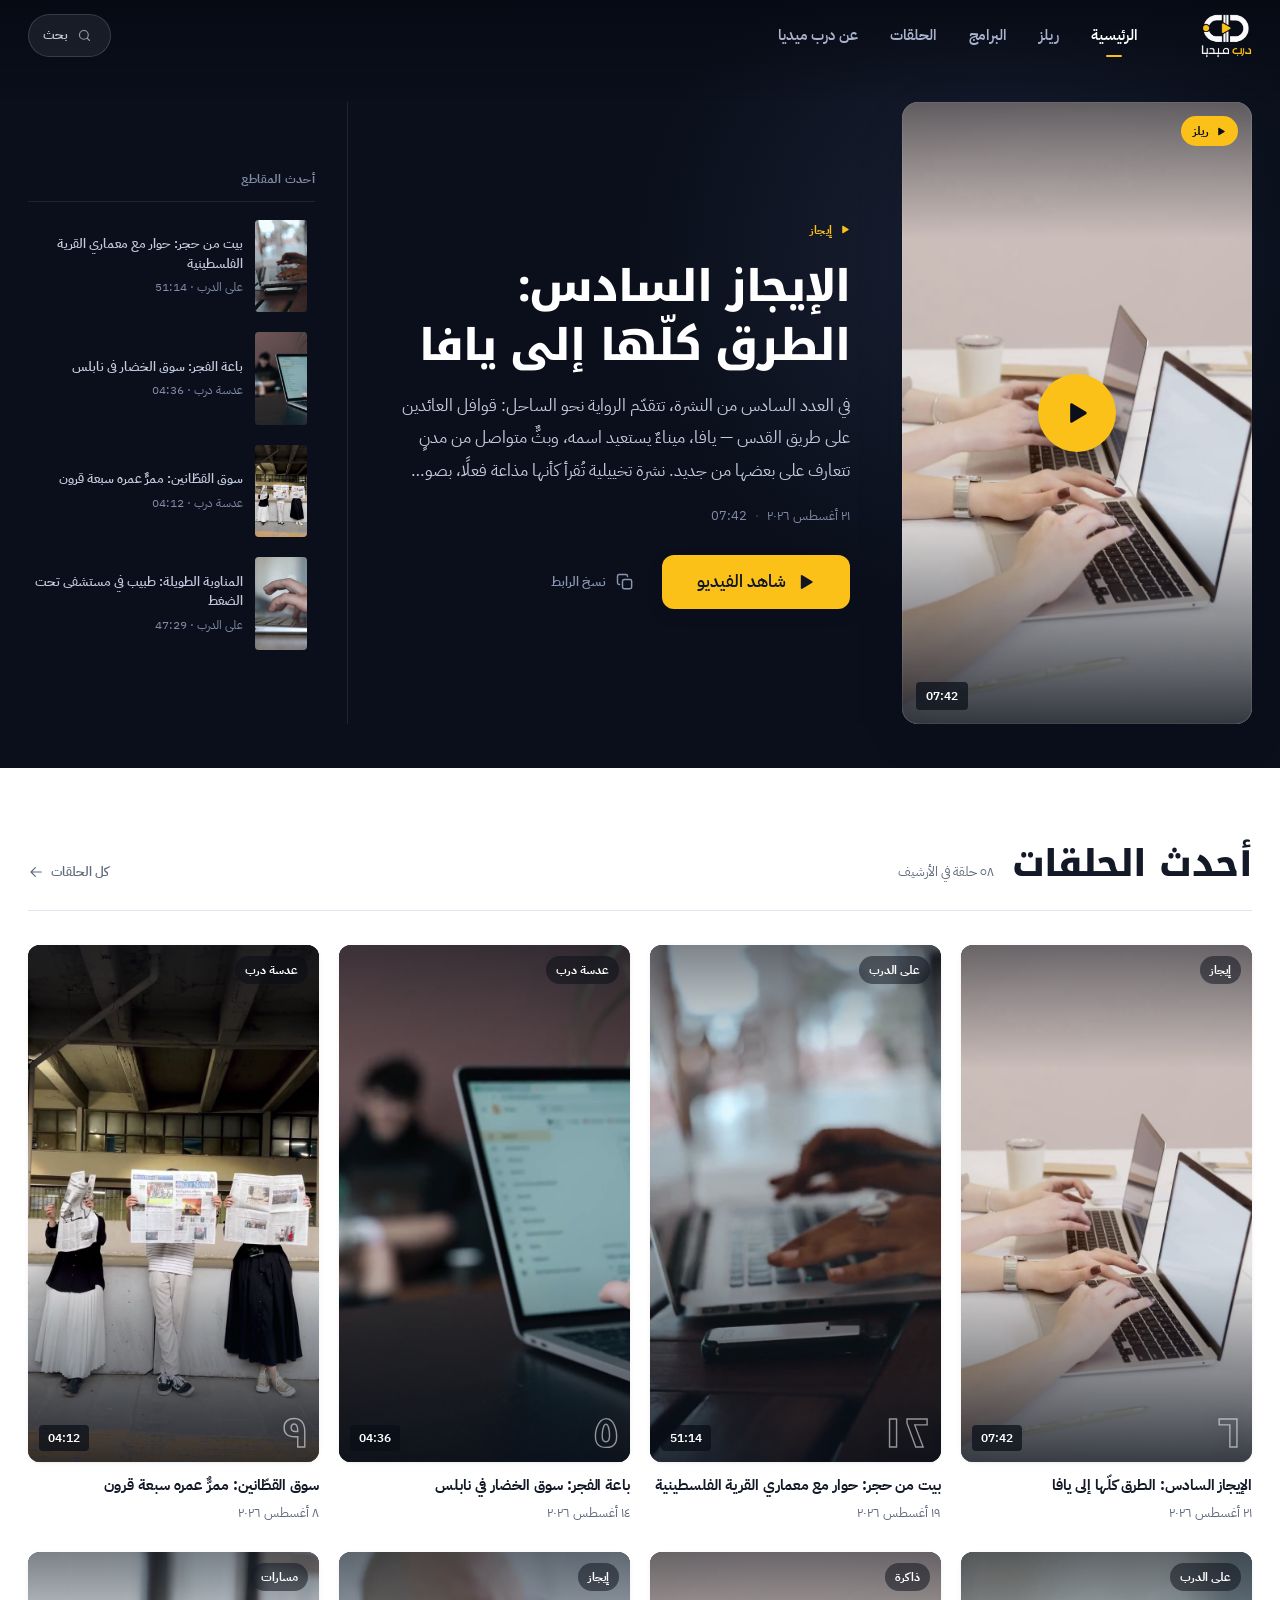
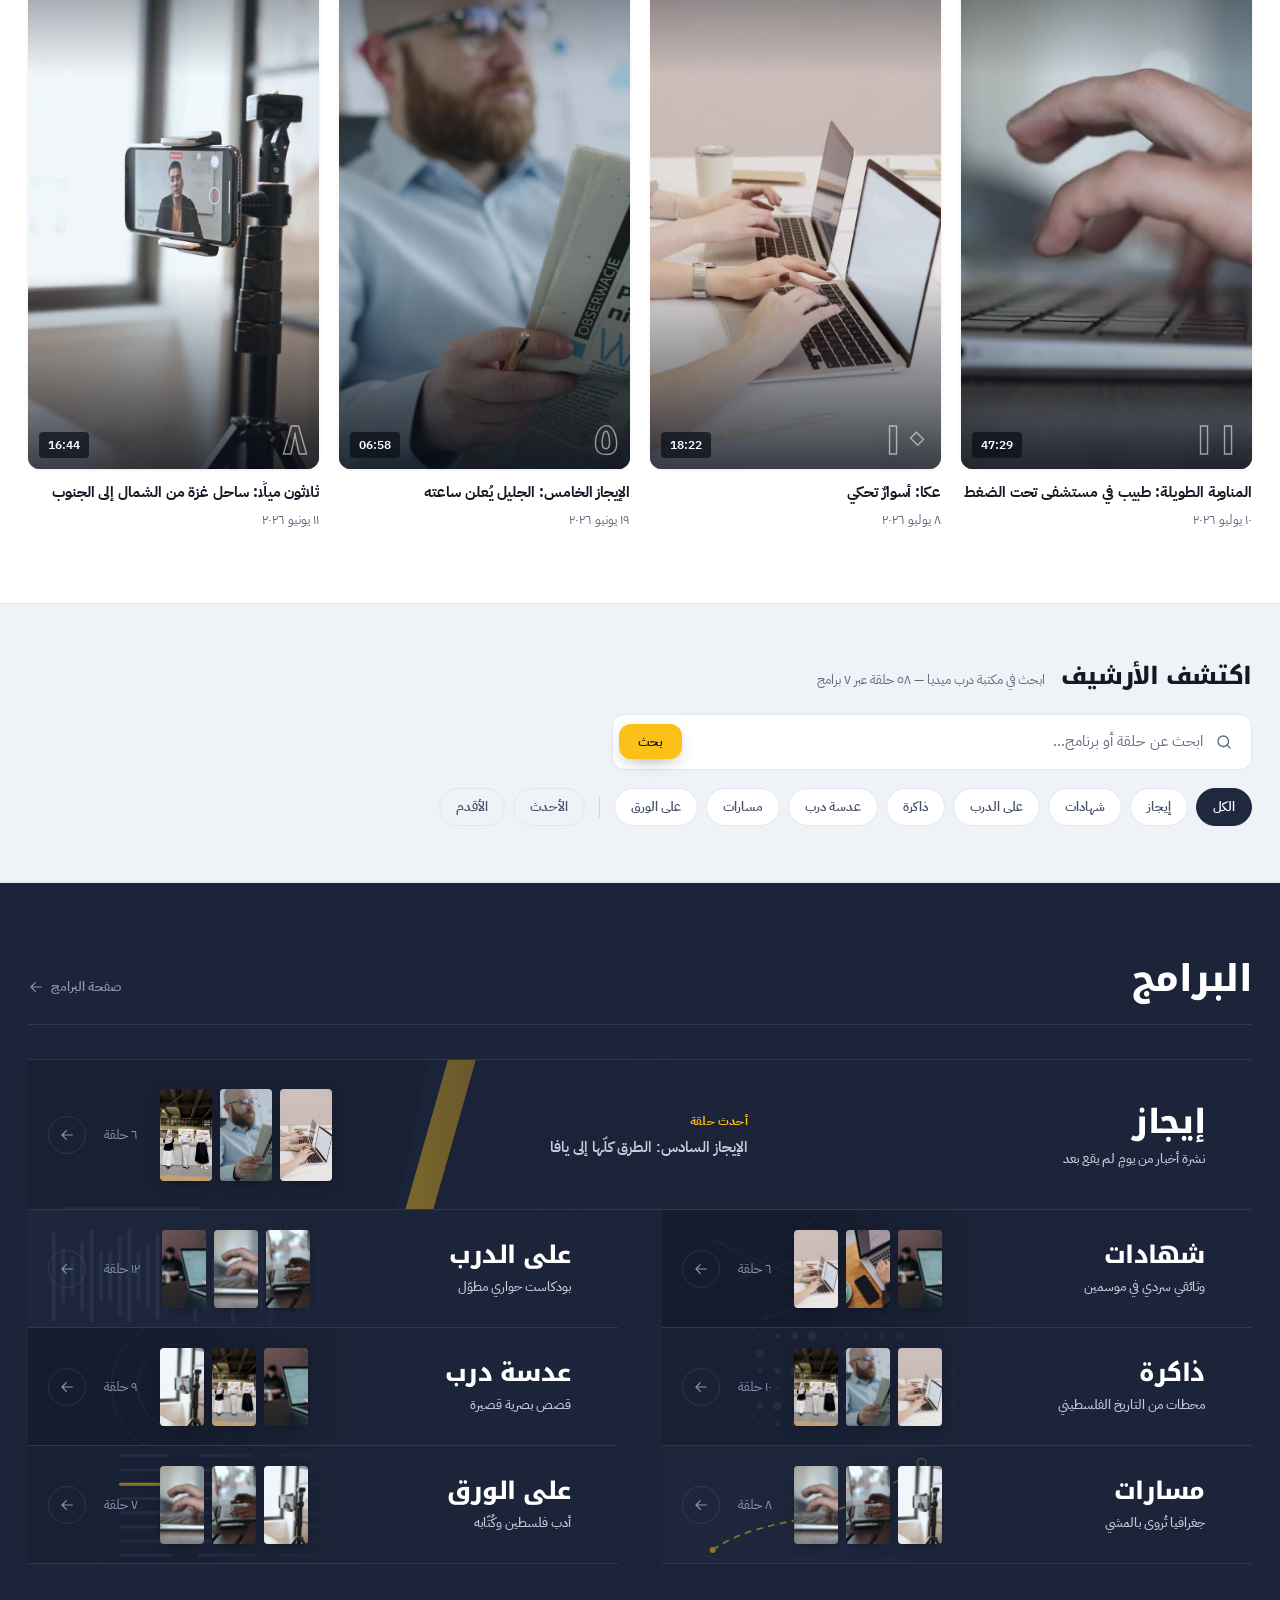
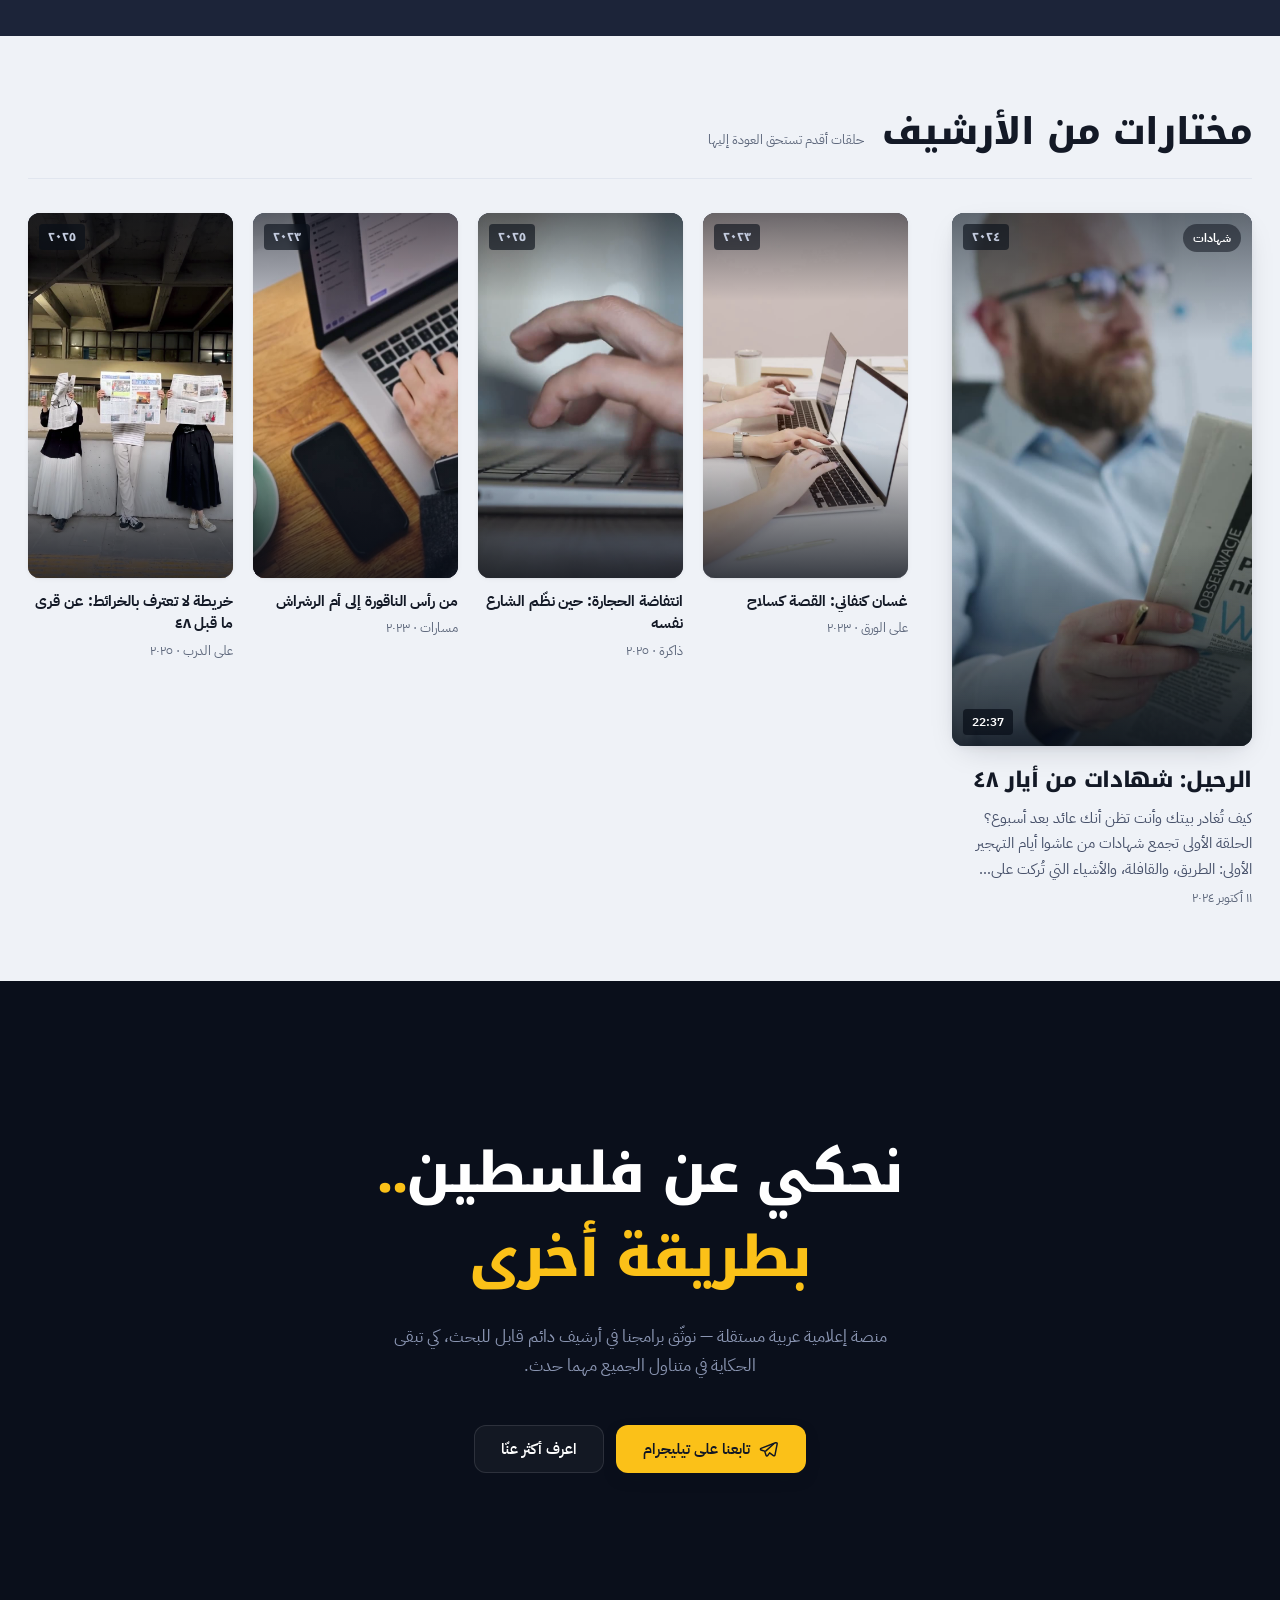
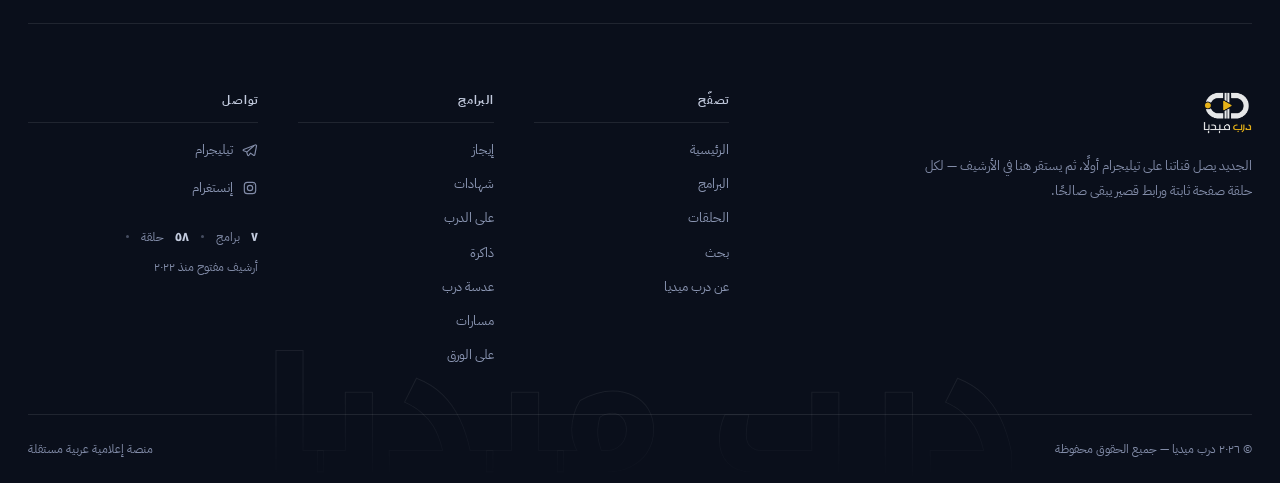
<file: index.html>
﻿<!doctype html>
<html lang="ar" dir="rtl">
<head>
  <meta charset="utf-8">
  <meta name="viewport" content="width=device-width, initial-scale=1">
  <title>درب ميديا — نحكي عن فلسطين.. بطريقة أخرى</title>
  <meta name="description" content="الأرشيف الرسمي لبرامج وحلقات درب ميديا — منصة إعلامية عربية مستقلة تحكي عن فلسطين بطريقة أخرى. تصفّح البرامج، ابحث في الحلقات، وشارك الروابط.">
  <meta property="og:site_name" content="درب ميديا">
  <meta property="og:type" content="website">
  <meta property="og:title" content="درب ميديا — نحكي عن فلسطين.. بطريقة أخرى">
  <meta property="og:description" content="الأرشيف الرسمي لبرامج وحلقات درب ميديا — منصة إعلامية عربية مستقلة تحكي عن فلسطين بطريقة أخرى. تصفّح البرامج، ابحث في الحلقات، وشارك الروابط.">
  <meta property="og:image" content="assets/img/og-card.png">
  <meta name="twitter:card" content="summary_large_image">
  <link rel="icon" type="image/png" href="assets/img/mark.png">
  <link rel="preconnect" href="https://fonts.googleapis.com">
  <link rel="preconnect" href="https://fonts.gstatic.com" crossorigin>
  <link href="https://fonts.googleapis.com/css2?family=IBM+Plex+Sans+Arabic:wght@400;500;600;700&family=Noto+Kufi+Arabic:wght@600;700;800&display=swap" rel="stylesheet">
  <link rel="stylesheet" href="assets/css/main.css?v=53">
</head>
<body data-page="home" data-header="dark">
<!--
THESIS: a permanent Arabic archive that feels like a premium broadcaster's vault — the newest episode plays center-stage while the whole archive stays one search away; refuses the generic news-portal grid of identical teasers.
OWN-WORLD: deep navy (#101624–#20283F) cinematic bands alternating with off-white editorial paper; brand gold (#FBC118) only on play/action/active; Noto Kufi Arabic display over IBM Plex Sans Arabic; hairlines, moderate radii, authored geometric SVG posters per program (bulletin wedge, cell network, soundwave, halftone, viewfinder).
STORY: a follower lands on the latest episode, presses play, then discovers programs as playlists, filters the archive, and copies a short link to share.
FIRST VIEWPORT: navy stage — featured episode poster 16:9 with gold play disc, Kufi title, meta, gold CTA "شاهد الحلقة"; inline-end filmstrip of 4 latest with auto-advancing gold hairline (signature interaction).
FORM: brief-pinned direction (client spec: navy/gold, editorial+cinematic, Shahid-grade UX); concept dice skipped per pinned-brief rule; code-led (no image generation in session).
FINISH: unreviewed and undocumented is unfinished; this build ends with the finish review, the verdict, and DESIGN.md
-->
  <div id="hdr"></div>

  <main>
    <!-- Hero: featured Reel (portrait 9:16) + info -->
    <section class="hero" aria-label="الفيديو المميز">
      <div class="container">
        <div class="hero-stage" id="heroStage"></div>
      </div>
    </section>

    <!-- Latest episodes -->
    <section class="section" aria-labelledby="latestTitle">
      <div class="container">
        <div class="sec-head rv">
          <h2 id="latestTitle">أحدث الحلقات</h2>
          <span class="sec-count" id="latestCount"></span>
          <a class="sec-more" href="episodes.html">كل الحلقات <svg class="icon icon--s" aria-hidden="true"><use href="#i-arrow"></use></svg></a>
        </div>
        <div class="reel-grid" id="latestGrid"></div>
      </div>
    </section>

    <!-- Discover: a light gateway into the archive -->
    <section class="discover" aria-labelledby="discoverTitle">
      <div class="container">
        <div class="discover-head">
          <h2 id="discoverTitle">اكتشف الأرشيف</h2>
          <p id="discoverSub">ابحث في مكتبة درب ميديا واستكشف الحلقات والبرامج</p>
        </div>
        <form class="discover-search" action="search.html" method="get" role="search">
          <svg class="icon" aria-hidden="true"><use href="#i-search"></use></svg>
          <input type="search" name="q" placeholder="ابحث عن حلقة أو برنامج..." aria-label="ابحث عن حلقة أو برنامج" autocomplete="off">
          <button class="btn btn--gold btn--s" type="submit">بحث</button>
        </form>
        <div class="discover-chips" id="discoverChips"></div>
      </div>
    </section>

    <!-- Programs -->
    <section class="section on-navy" aria-labelledby="programsTitle">
      <div class="container">
        <div class="sec-head rv">
          <h2 id="programsTitle">البرامج</h2>
          <a class="sec-more" href="programs.html"><span id="programsMore">كل البرامج</span> <svg class="icon icon--s" aria-hidden="true"><use href="#i-arrow"></use></svg></a>
        </div>
        <div class="pgm-list" id="programsList"></div>
      </div>
    </section>

    <!-- Editors' picks — light band, one step down from the white above it -->
    <section class="section section--alt" aria-labelledby="picksTitle">
      <div class="container">
        <div class="sec-head rv">
          <h2 id="picksTitle">مختارات من الأرشيف</h2>
          <span class="sec-count">حلقات أقدم تستحق العودة إليها</span>
        </div>
        <div class="picks-grid">
          <div id="pickLead"></div>
          <div class="pick-rows" id="pickRows"></div>
        </div>
      </div>
    </section>

    <!-- Brand statement -->
    <section class="statement" aria-label="عن درب ميديا">
      <div class="container">
        <h2>نحكي عن فلسطين<span class="dot">..</span><br><span class="alt">بطريقة أخرى</span></h2>
        <p>منصة إعلامية عربية مستقلة — نوثّق برامجنا في أرشيف دائم قابل للبحث، كي تبقى الحكاية في متناول الجميع مهما حدث.</p>
        <div class="statement-actions">
          <a class="btn btn--gold" href="https://t.me/DarbM22" target="_blank" rel="noopener">
            <svg class="icon" aria-hidden="true"><use href="#i-telegram"></use></svg>
            تابعنا على تيليجرام
          </a>
          <a class="btn btn--ghost" href="about.html">اعرف أكثر عنّا</a>
        </div>
      </div>
    </section>
  </main>

  <div id="ftr"></div>

  <script src="assets/js/data.js?v=53"></script>
  <script src="assets/js/player.js?v=53"></script>
  <script src="assets/js/app.js?v=53"></script>
</body>
</html>
</file>
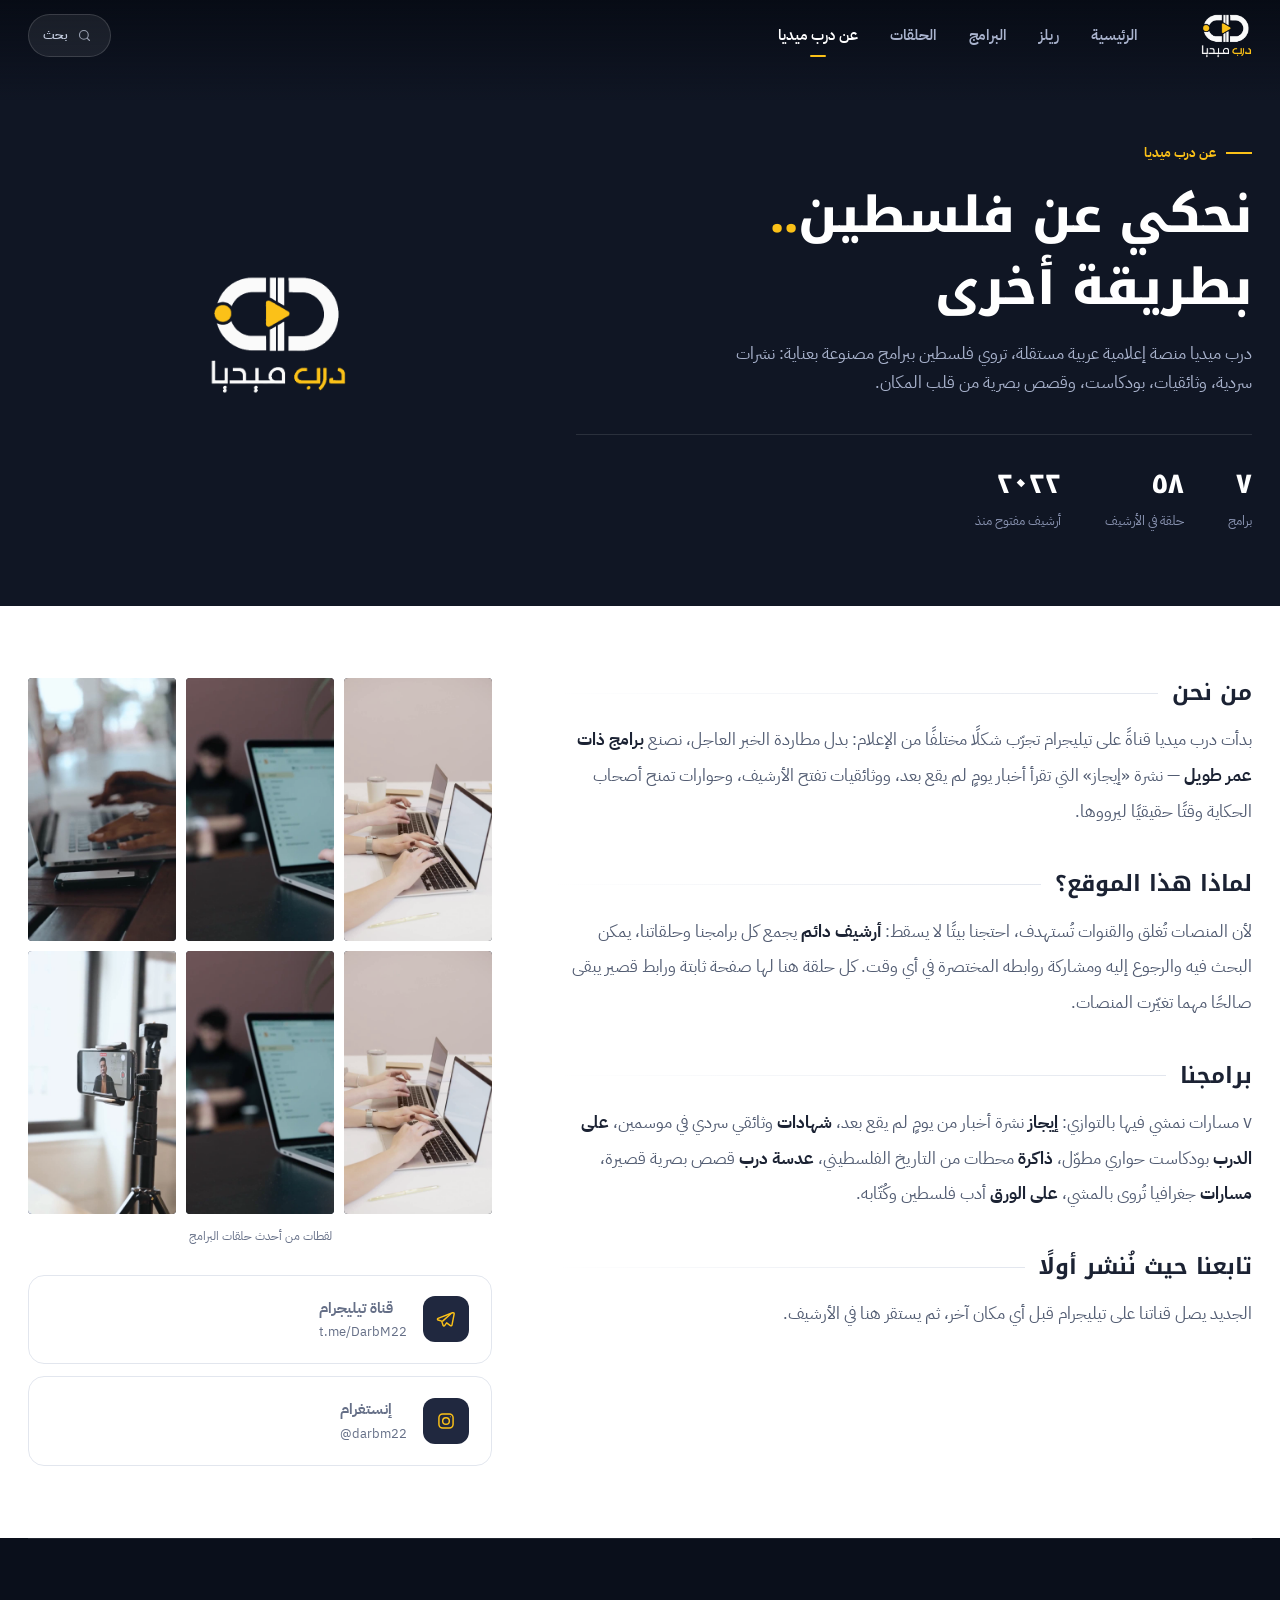
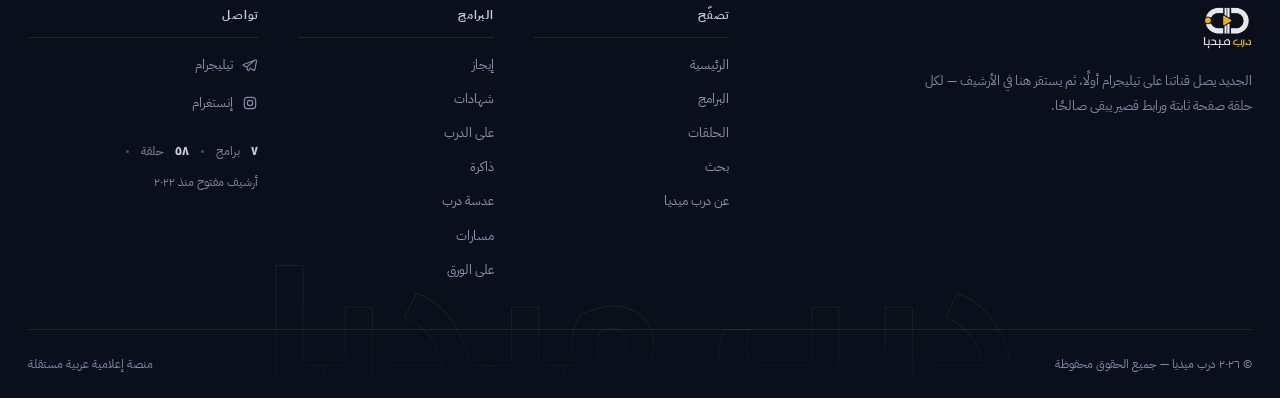
<file: about.html>
﻿<!doctype html>
<html lang="ar" dir="rtl">
<head>
  <meta charset="utf-8">
  <meta name="viewport" content="width=device-width, initial-scale=1">
  <title>عن درب ميديا</title>
  <meta name="description" content="درب ميديا منصة إعلامية عربية مستقلة تحكي عن فلسطين بطريقة أخرى — تعرّف على قصتنا ولماذا بنينا هذا الأرشيف.">
  <meta property="og:site_name" content="درب ميديا">
  <meta property="og:type" content="website">
  <meta property="og:title" content="عن درب ميديا">
  <meta property="og:description" content="درب ميديا منصة إعلامية عربية مستقلة تحكي عن فلسطين بطريقة أخرى — تعرّف على قصتنا ولماذا بنينا هذا الأرشيف.">
  <meta property="og:image" content="assets/img/og-card.png">
  <meta name="twitter:card" content="summary_large_image">
  <link rel="icon" type="image/png" href="assets/img/mark.png">
  <link rel="preconnect" href="https://fonts.googleapis.com">
  <link rel="preconnect" href="https://fonts.gstatic.com" crossorigin>
  <link href="https://fonts.googleapis.com/css2?family=IBM+Plex+Sans+Arabic:wght@400;500;600;700&family=Noto+Kufi+Arabic:wght@600;700;800&display=swap" rel="stylesheet">
  <link rel="stylesheet" href="assets/css/main.css?v=53">
</head>
<body data-page="about" data-header="dark">
  <div id="hdr"></div>

  <main>
    <section class="about-hero">
      <div class="container">
        <div class="about-hero-grid">
          <div>
            <span class="about-kick">عن درب ميديا</span>
            <h1>نحكي عن فلسطين<span class="dot">..</span> بطريقة أخرى</h1>
            <p>درب ميديا منصة إعلامية عربية مستقلة، تروي فلسطين ببرامج مصنوعة بعناية: نشرات سردية، وثائقيات، بودكاست، وقصص بصرية من قلب المكان.</p>
            <div class="about-stats">
              <div class="about-stat"><b data-stat="programs"></b><span>برامج</span></div>
              <div class="about-stat"><b data-stat="episodes"></b><span>حلقة في الأرشيف</span></div>
              <div class="about-stat"><b data-stat="since"></b><span>أرشيف مفتوح منذ</span></div>
            </div>
          </div>
          <img class="about-logo" src="assets/img/logo-dark.png" alt="درب ميديا">
        </div>
      </div>
    </section>

    <section class="about-body">
      <div class="container">
        <div class="about-grid">
          <div class="prose">
            <h2>من نحن</h2>
            <p>بدأت درب ميديا قناةً على تيليجرام تجرّب شكلًا مختلفًا من الإعلام: بدل مطاردة الخبر العاجل، نصنع <b>برامج ذات عمر طويل</b> — نشرة «إيجاز» التي تقرأ أخبار يومٍ لم يقع بعد، ووثائقيات تفتح الأرشيف، وحوارات تمنح أصحاب الحكاية وقتًا حقيقيًا ليرووها.</p>

            <h2>لماذا هذا الموقع؟</h2>
            <p>لأن المنصات تُغلق والقنوات تُستهدف، احتجنا بيتًا لا يسقط: <b>أرشيف دائم</b> يجمع كل برامجنا وحلقاتنا، يمكن البحث فيه والرجوع إليه ومشاركة روابطه المختصرة في أي وقت. كل حلقة هنا لها صفحة ثابتة ورابط قصير يبقى صالحًا مهما تغيّرت المنصات.</p>

            <h2>برامجنا</h2>
            <p id="aboutPrograms"></p>

            <h2>تابعنا حيث نُنشر أولًا</h2>
            <p>الجديد يصل قناتنا على تيليجرام قبل أي مكان آخر، ثم يستقر هنا في الأرشيف.</p>
          </div>

          <aside class="about-aside">
            <div class="about-wall" id="aboutWall" aria-label="لقطات من الأرشيف"></div>
            <div class="about-wall-cap">لقطات من أحدث حلقات البرامج</div>
            <div class="contact-cards">
              <a class="contact-card" href="https://t.me/DarbM22" target="_blank" rel="noopener">
                <span class="cc-icon"><svg class="icon" aria-hidden="true"><use href="#i-telegram"></use></svg></span>
                <span><b>قناة تيليجرام</b><span>t.me/DarbM22</span></span>
              </a>
              <a class="contact-card" href="https://www.instagram.com/darbm22/" target="_blank" rel="noopener">
                <span class="cc-icon"><svg class="icon" aria-hidden="true"><use href="#i-instagram"></use></svg></span>
                <span><b>إنستغرام</b><span>@darbm22</span></span>
              </a>
            </div>
          </aside>
        </div>
      </div>
    </section>
  </main>

  <div id="ftr"></div>

  <script src="assets/js/data.js?v=53"></script>
  <script src="assets/js/player.js?v=53"></script>
  <script src="assets/js/app.js?v=53"></script>
</body>
</html>
</file>
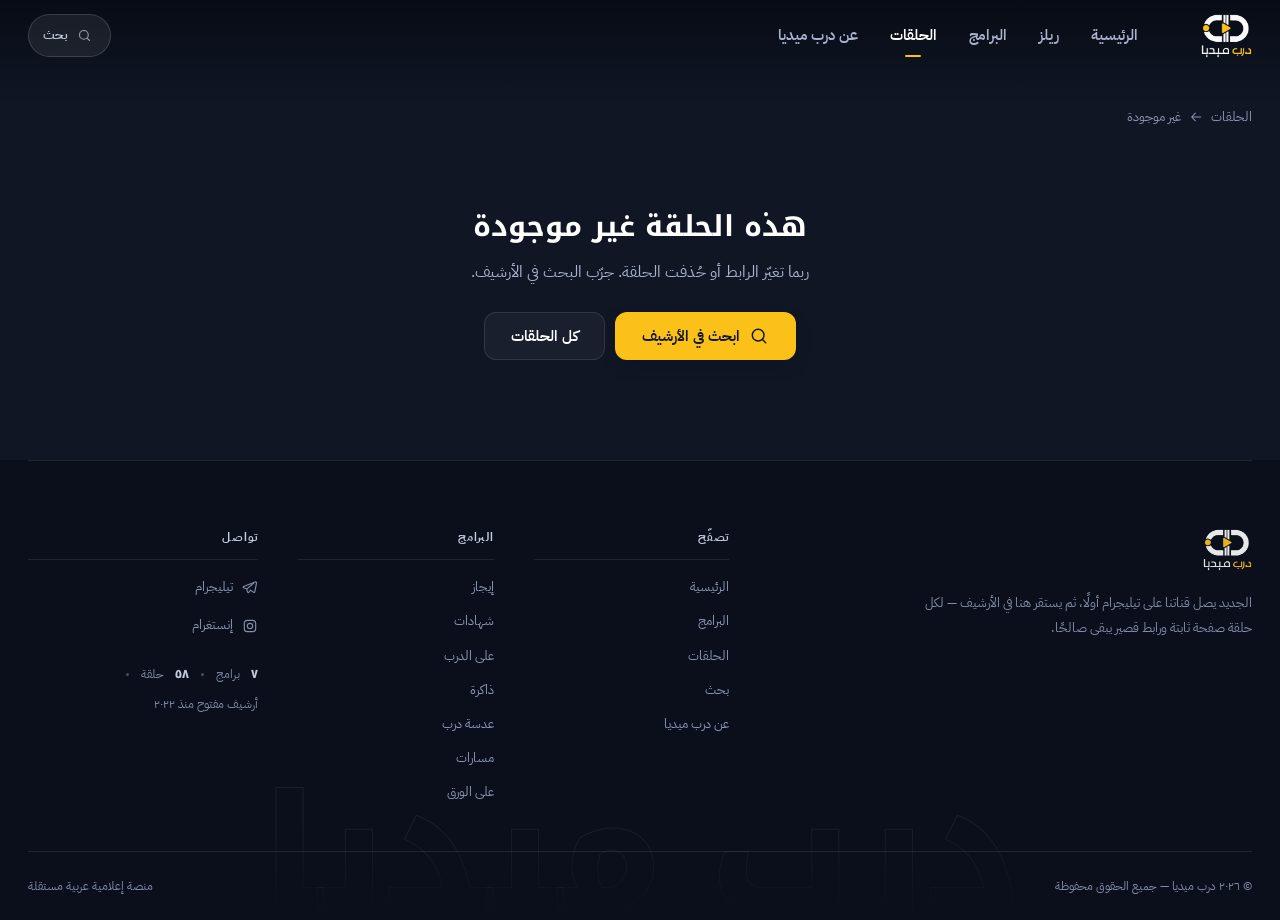
<file: episode.html>
﻿<!doctype html>
<html lang="ar" dir="rtl">
<head>
  <meta charset="utf-8">
  <meta name="viewport" content="width=device-width, initial-scale=1">
  <title>مشاهدة الحلقة — درب ميديا</title>
  <meta name="description" content="شاهد الحلقة كاملة على أرشيف درب ميديا، واقرأ عنها، وانسخ رابطها المختصر للمشاركة.">
  <meta property="og:site_name" content="درب ميديا">
  <meta property="og:type" content="website">
  <meta property="og:title" content="مشاهدة الحلقة — درب ميديا">
  <meta property="og:description" content="شاهد الحلقة كاملة على أرشيف درب ميديا، واقرأ عنها، وانسخ رابطها المختصر للمشاركة.">
  <meta property="og:image" content="assets/img/og-card.png">
  <meta name="twitter:card" content="summary_large_image">
  <link rel="icon" type="image/png" href="assets/img/mark.png">
  <link rel="preconnect" href="https://fonts.googleapis.com">
  <link rel="preconnect" href="https://fonts.gstatic.com" crossorigin>
  <link href="https://fonts.googleapis.com/css2?family=IBM+Plex+Sans+Arabic:wght@400;500;600;700&family=Noto+Kufi+Arabic:wght@600;700;800&display=swap" rel="stylesheet">
  <link rel="stylesheet" href="assets/css/main.css?v=53">
</head>
<body data-page="episode" data-header="dark">
  <div id="hdr"></div>

  <main id="watchRoot"></main>

  <div id="ftr"></div>

  <script src="assets/js/data.js?v=53"></script>
  <script src="assets/js/player.js?v=53"></script>
  <script src="assets/js/app.js?v=53"></script>
</body>
</html>
</file>
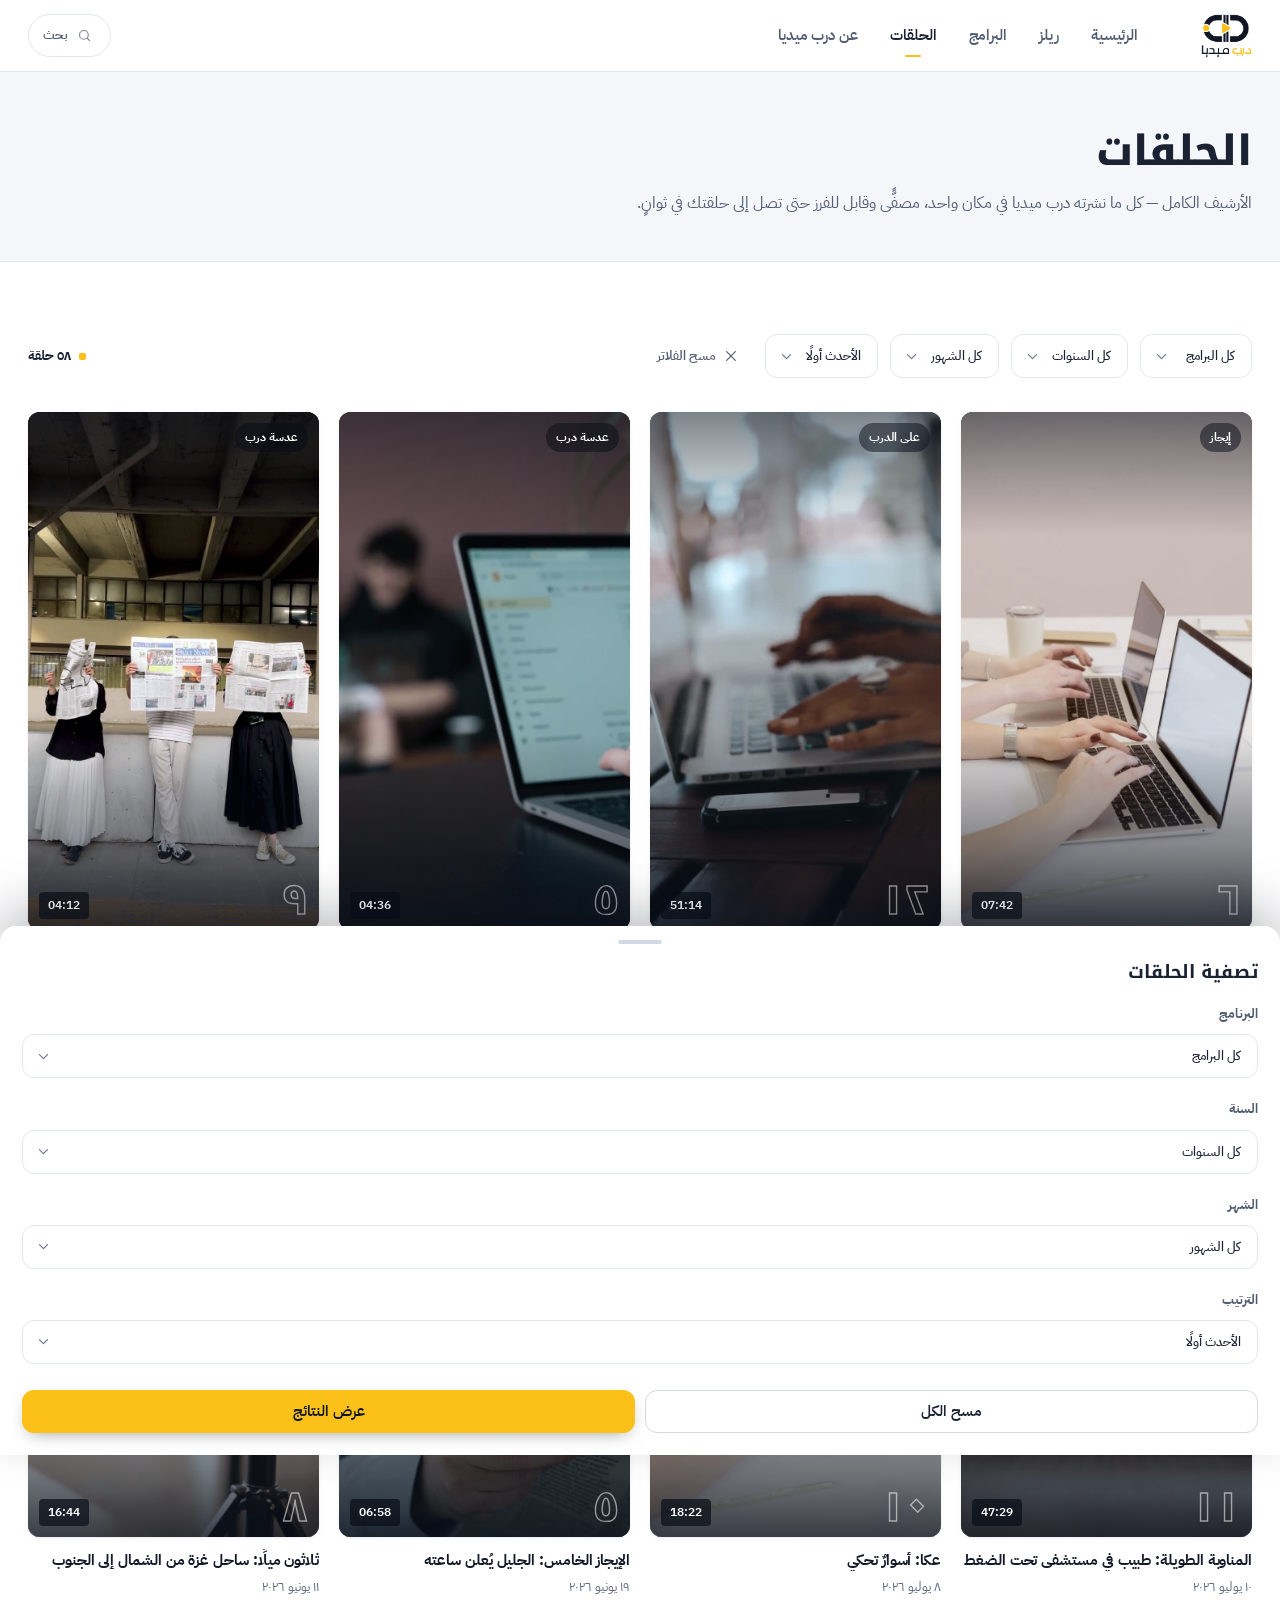
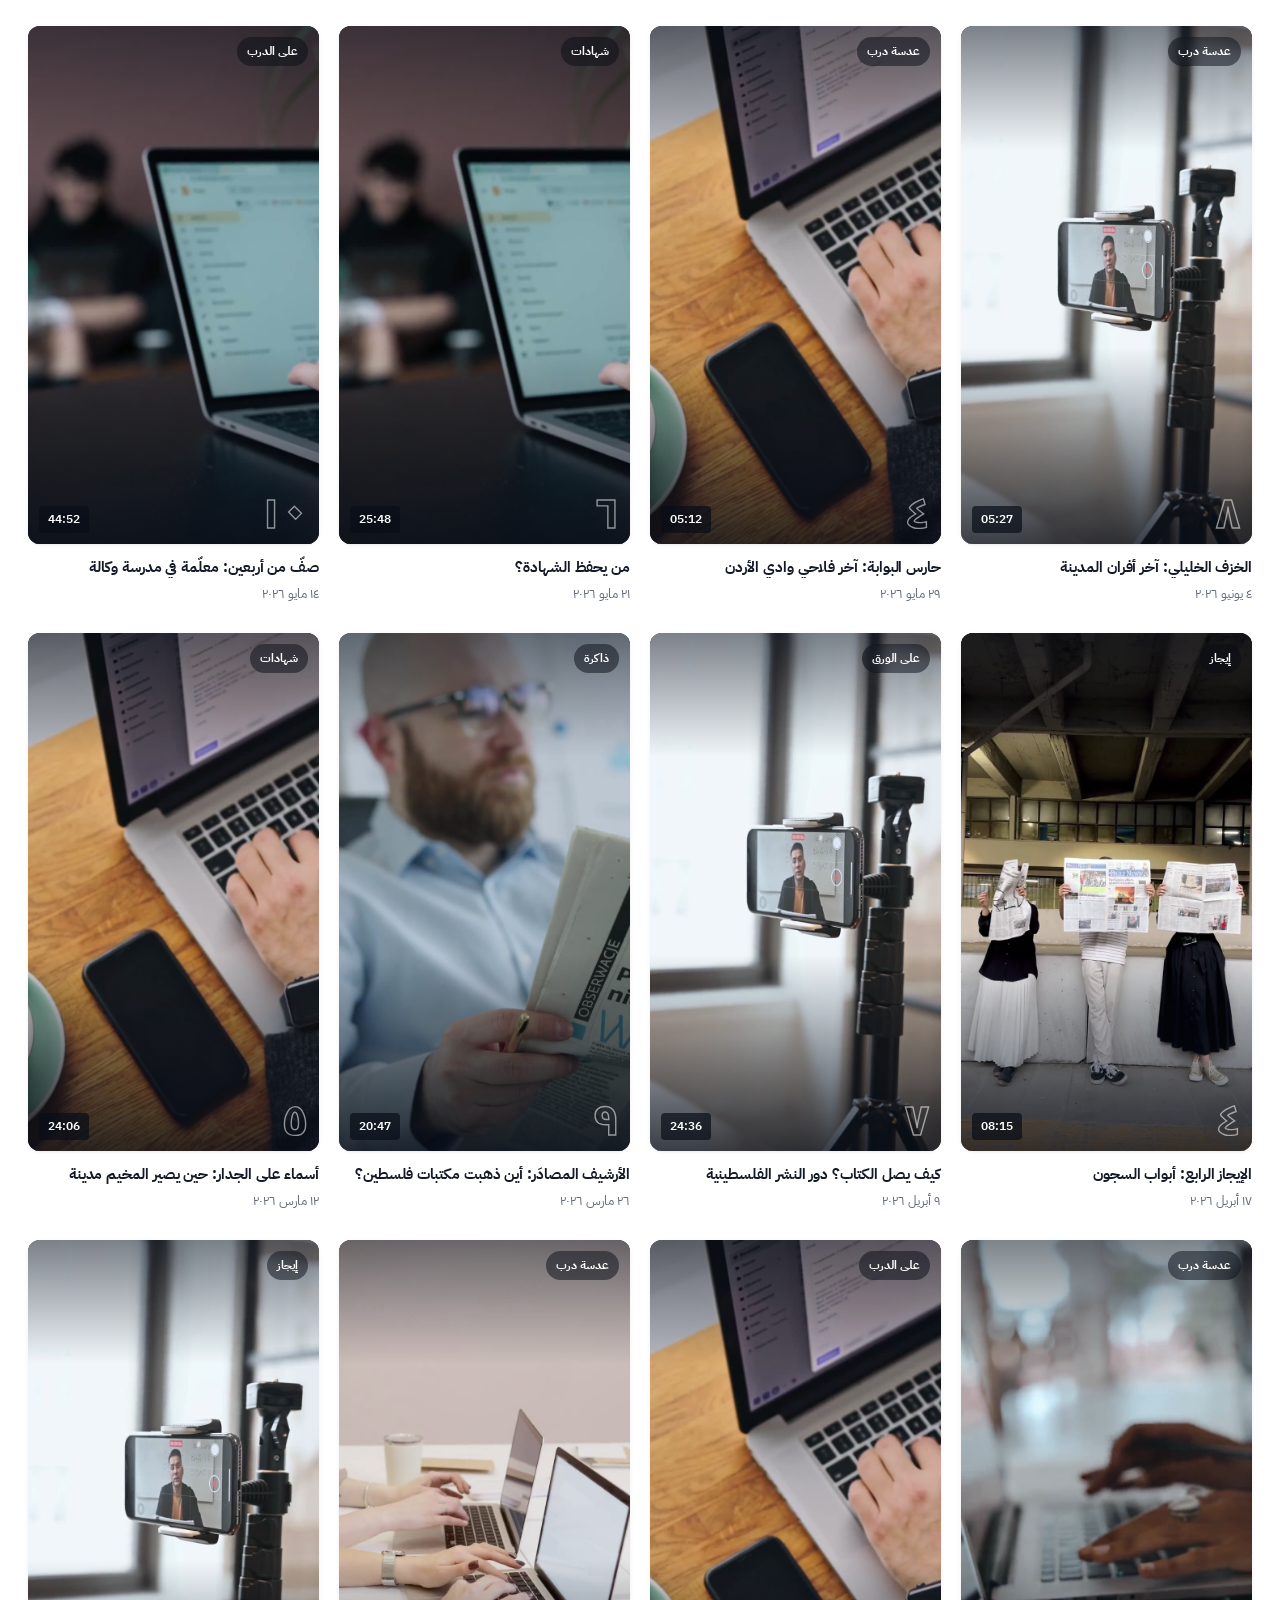
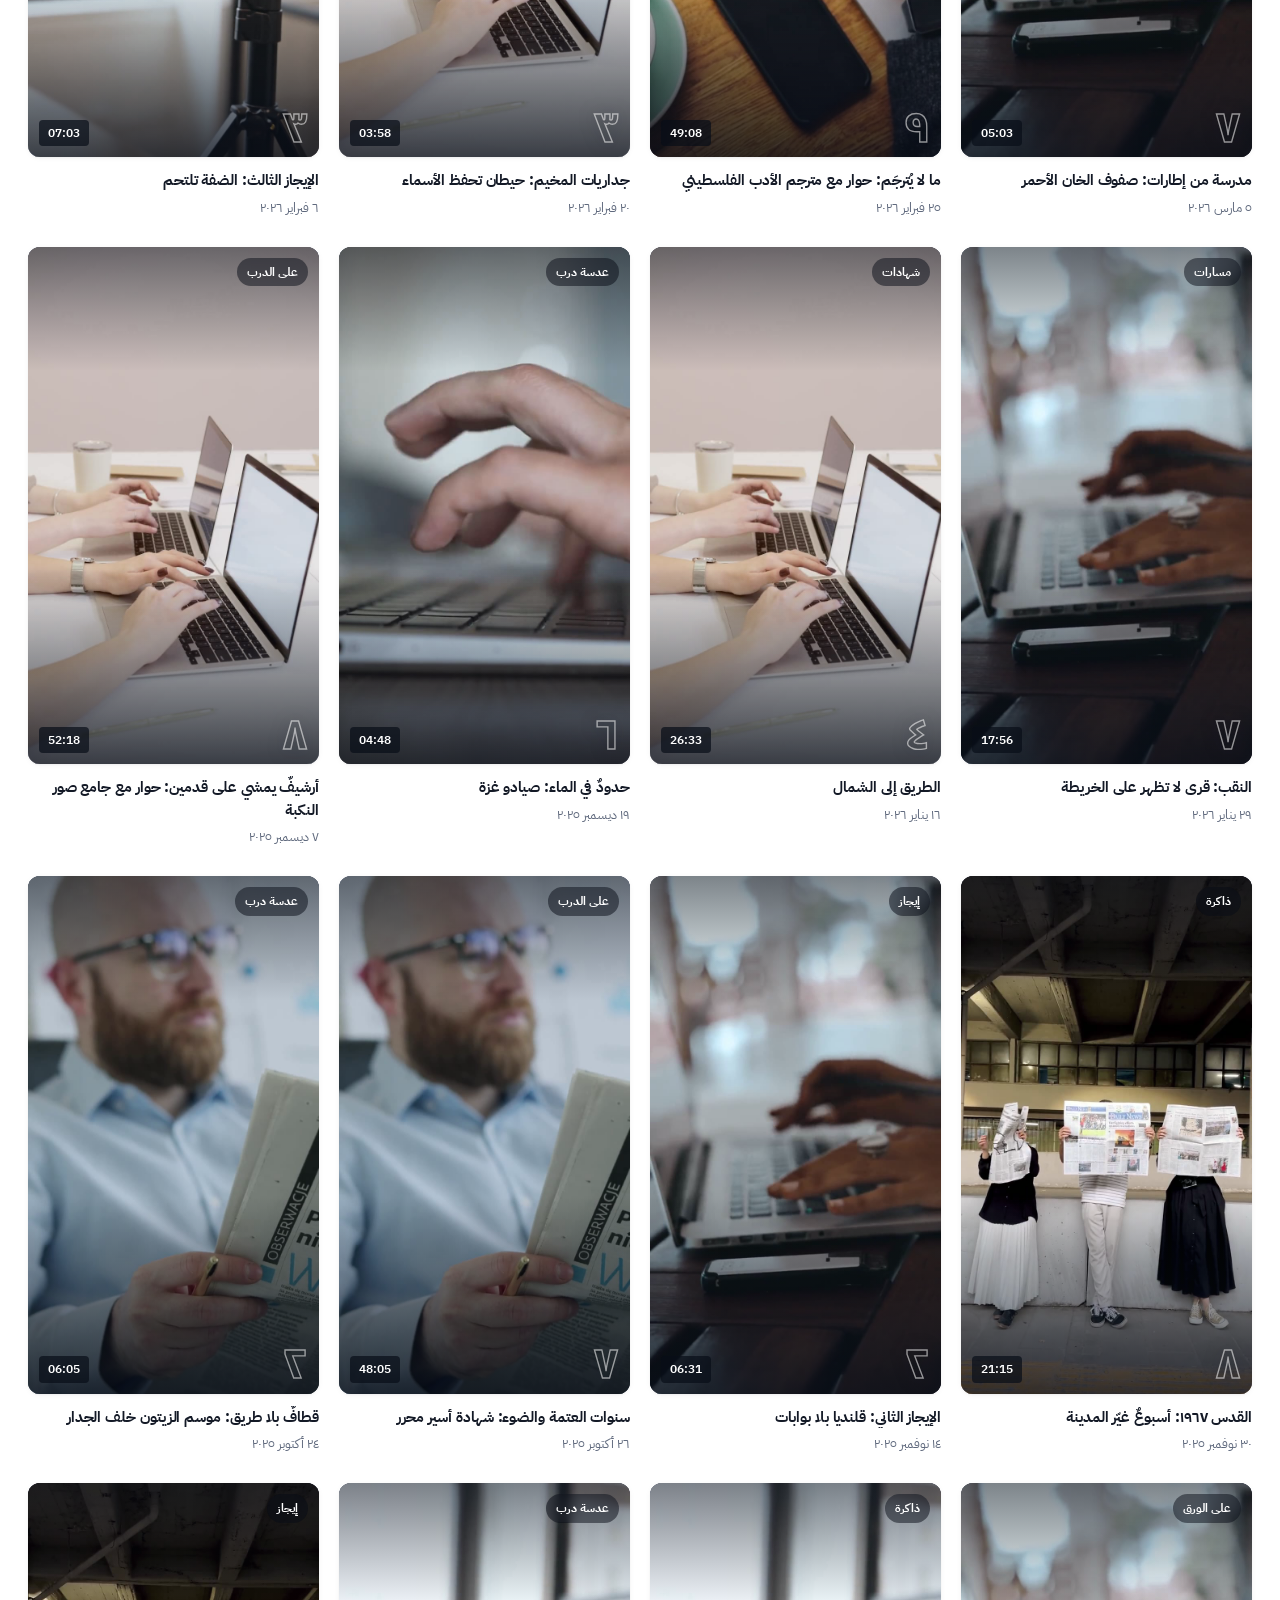
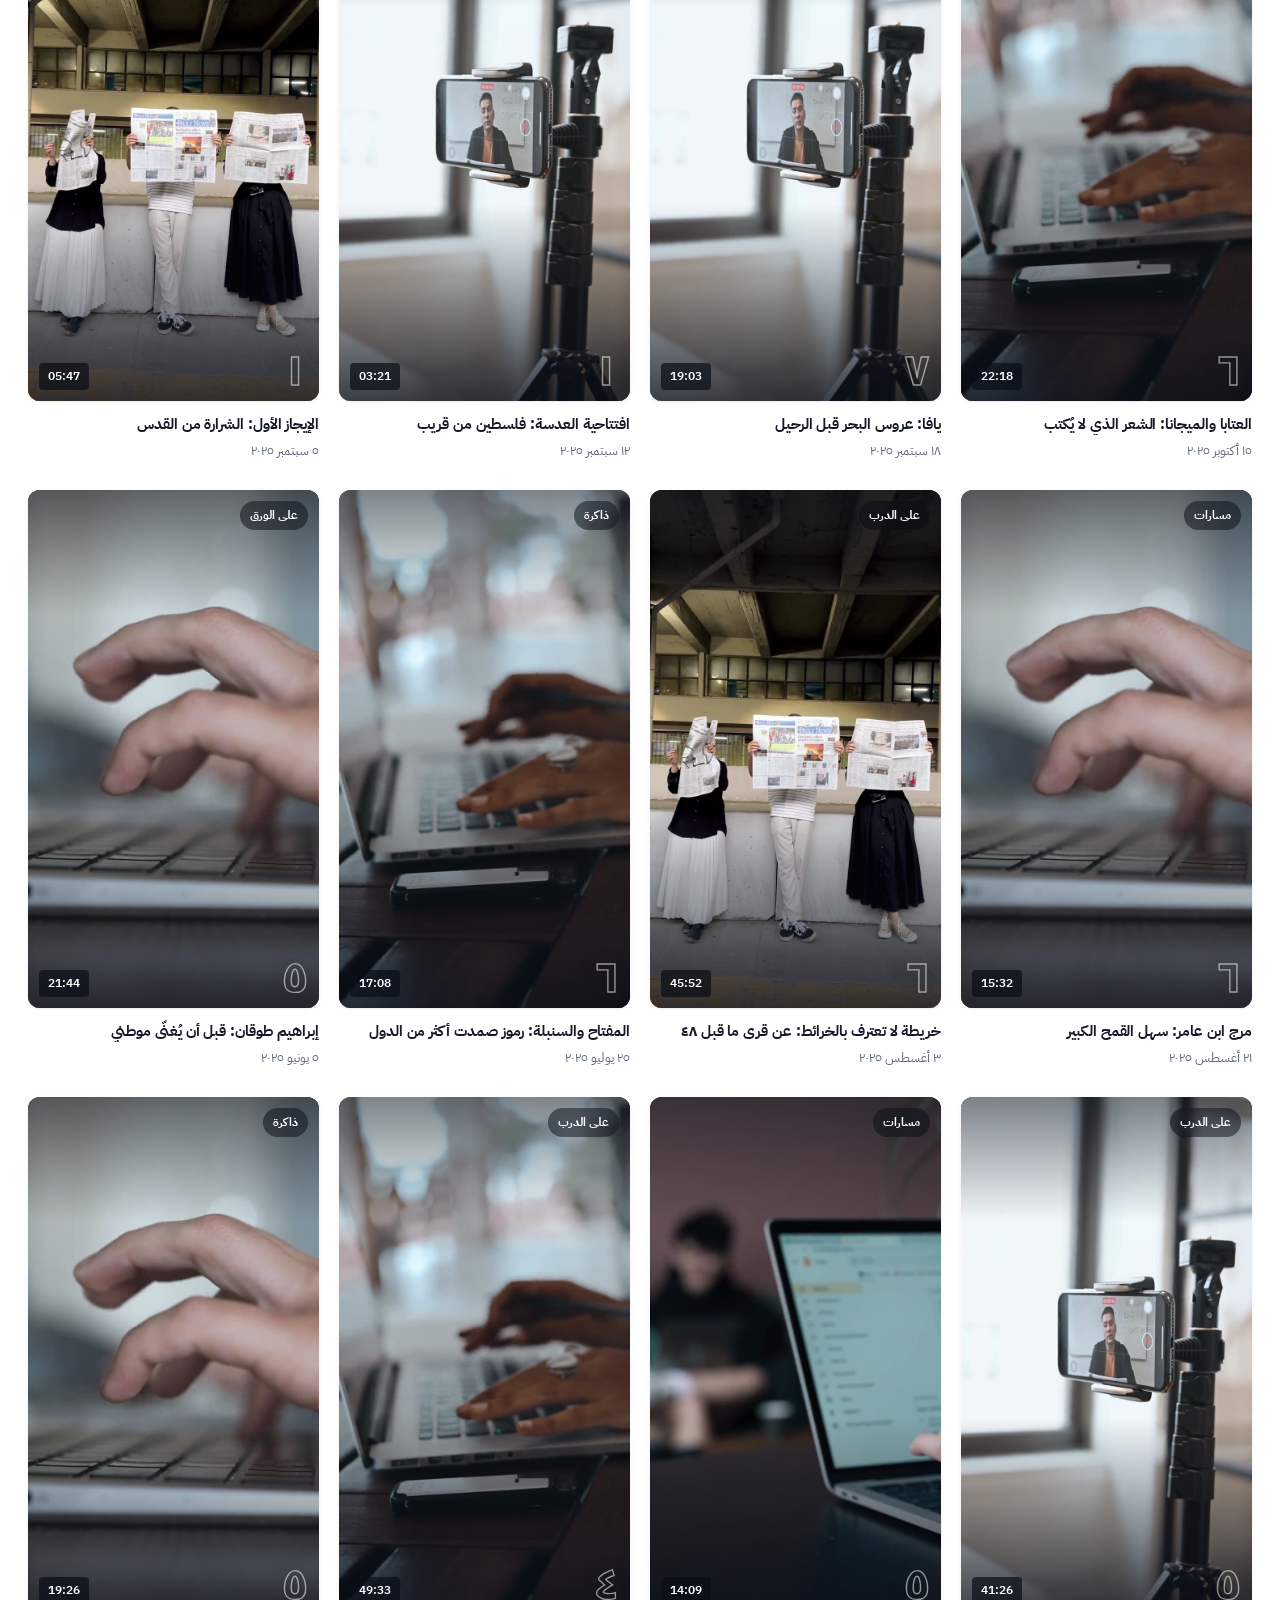
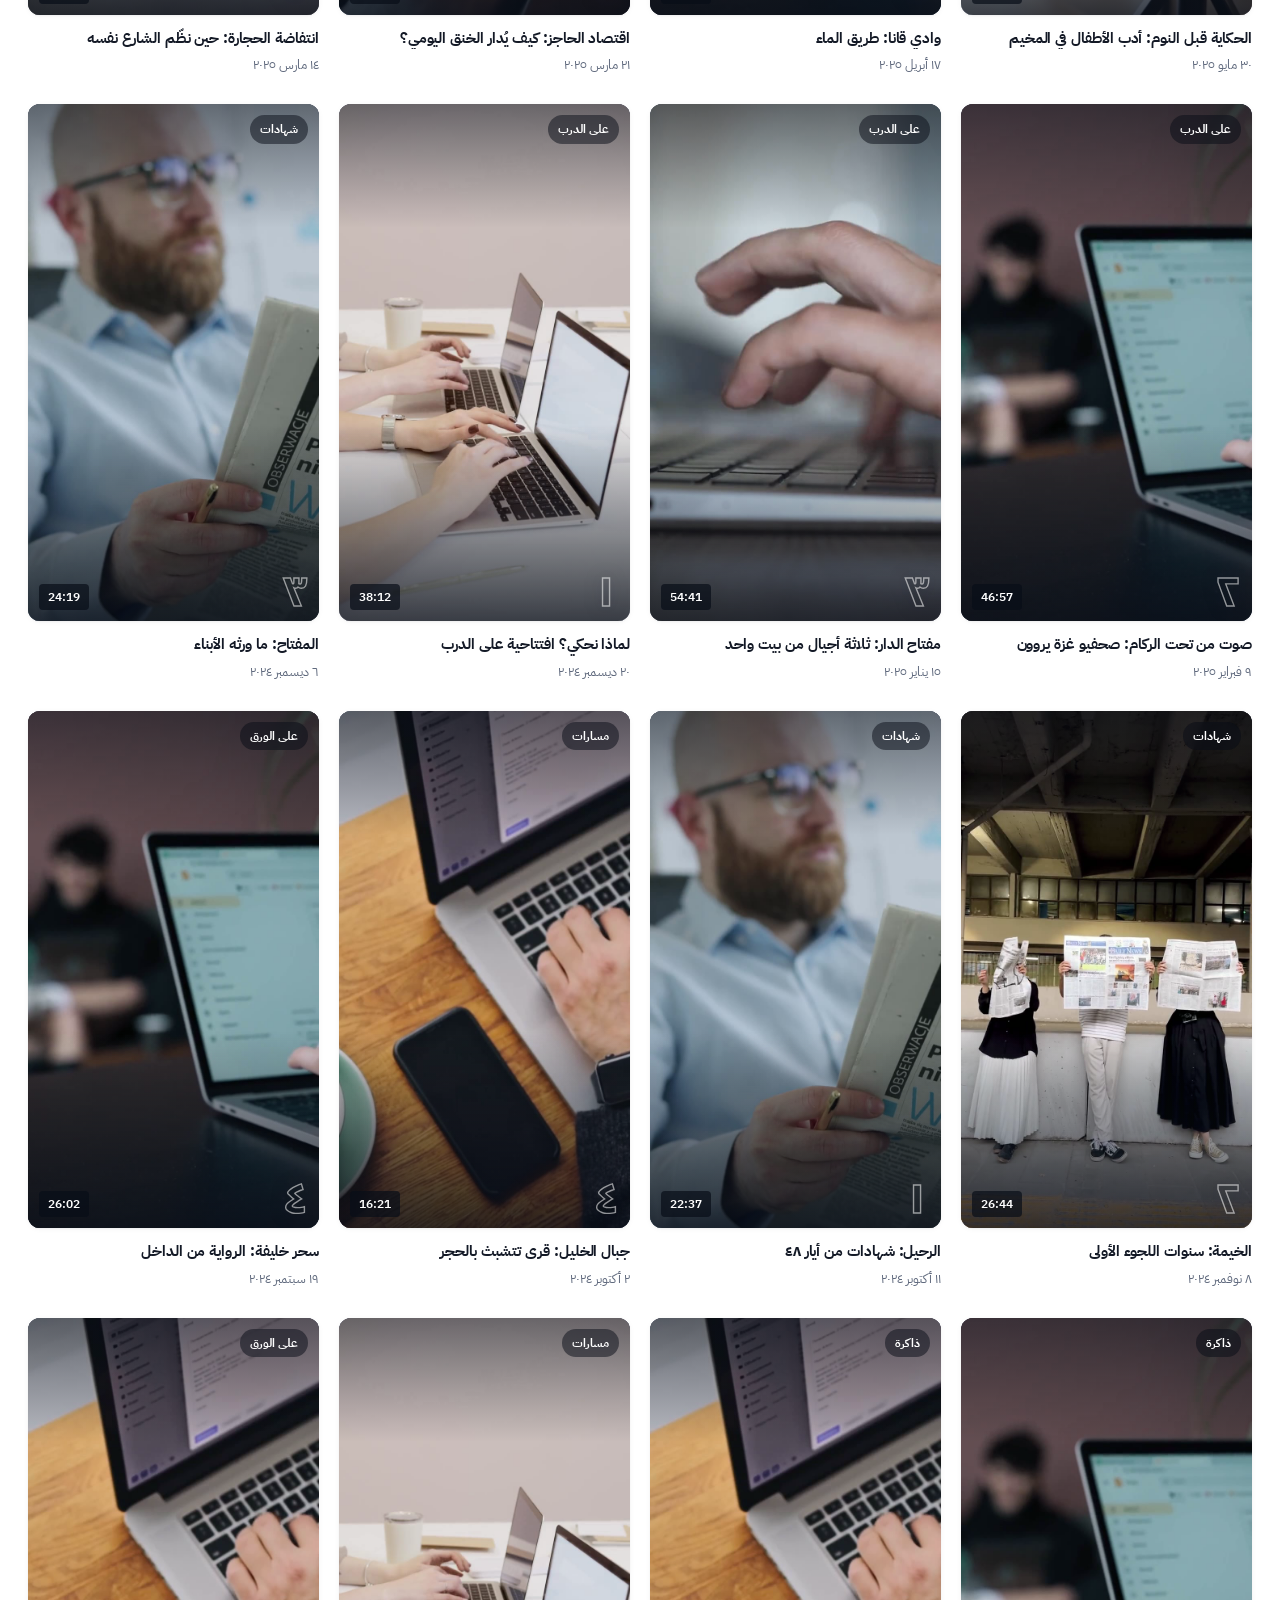
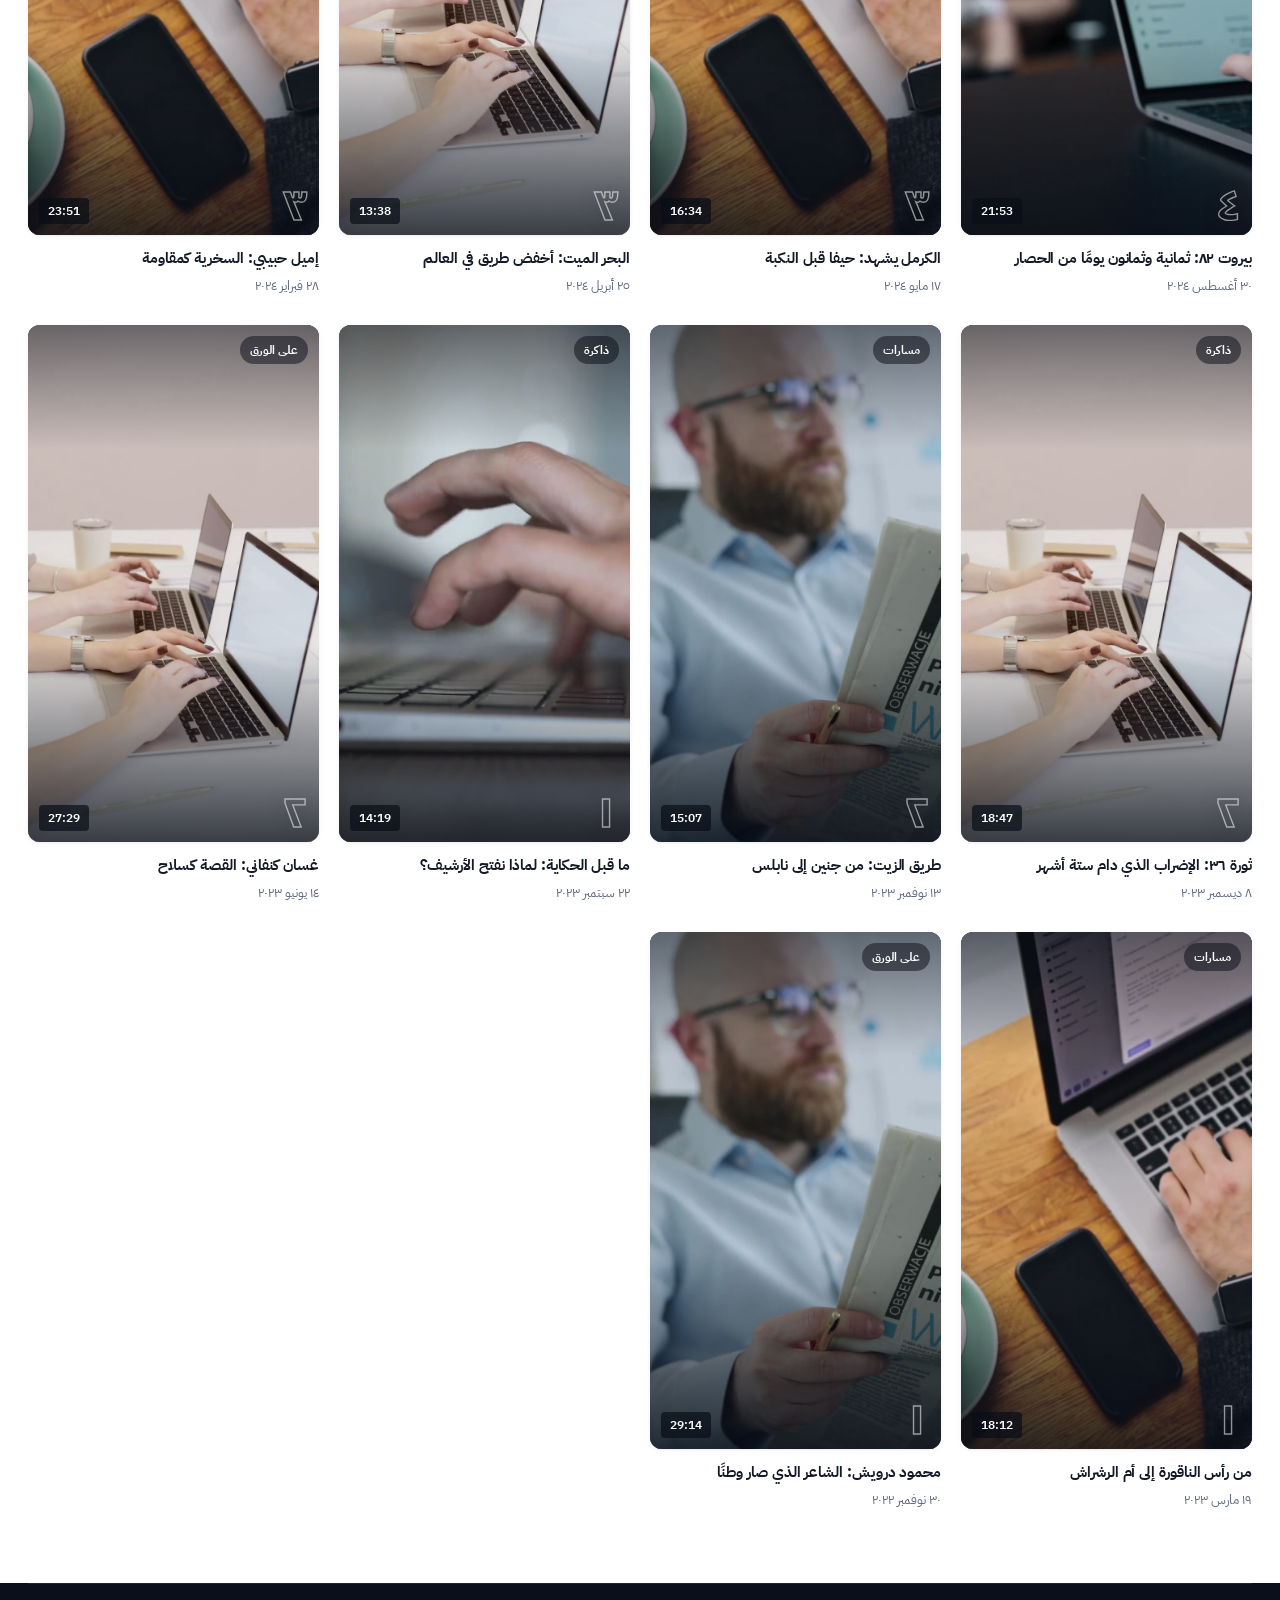
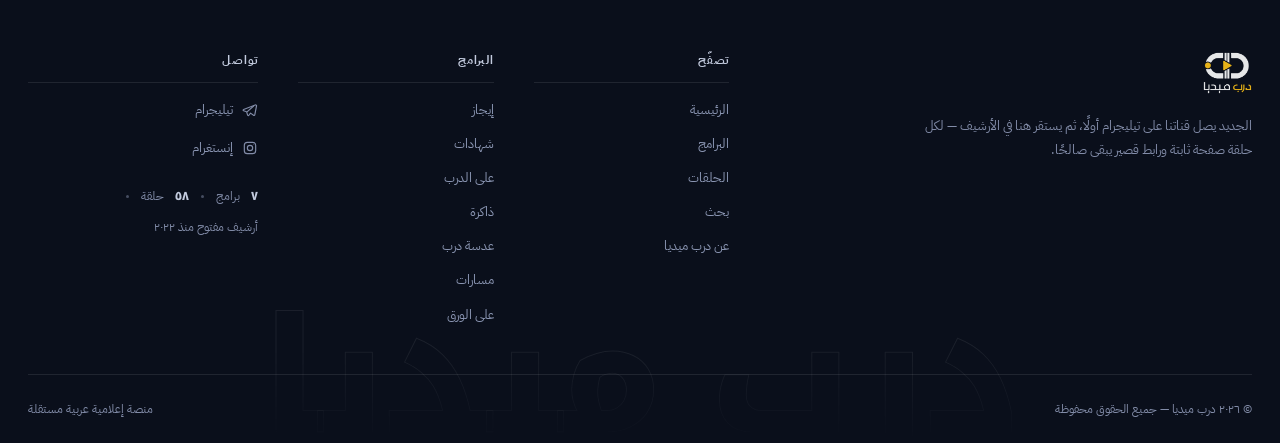
<file: episodes.html>
﻿<!doctype html>
<html lang="ar" dir="rtl">
<head>
  <meta charset="utf-8">
  <meta name="viewport" content="width=device-width, initial-scale=1">
  <title>الحلقات — درب ميديا</title>
  <meta name="description" content="الأرشيف الكامل لحلقات درب ميديا — صفِّ بالبرنامج والسنة والشهر، ورتّب بالأحدث أو الأقدم.">
  <meta property="og:site_name" content="درب ميديا">
  <meta property="og:type" content="website">
  <meta property="og:title" content="الحلقات — درب ميديا">
  <meta property="og:description" content="الأرشيف الكامل لحلقات درب ميديا — صفِّ بالبرنامج والسنة والشهر، ورتّب بالأحدث أو الأقدم.">
  <meta property="og:image" content="assets/img/og-card.png">
  <meta name="twitter:card" content="summary_large_image">
  <link rel="icon" type="image/png" href="assets/img/mark.png">
  <link rel="preconnect" href="https://fonts.googleapis.com">
  <link rel="preconnect" href="https://fonts.gstatic.com" crossorigin>
  <link href="https://fonts.googleapis.com/css2?family=IBM+Plex+Sans+Arabic:wght@400;500;600;700&family=Noto+Kufi+Arabic:wght@600;700;800&display=swap" rel="stylesheet">
  <link rel="stylesheet" href="assets/css/main.css?v=53">
</head>
<body data-page="episodes" data-header="light">
  <div id="hdr"></div>

  <main>
    <section class="page-head">
      <div class="container">
        <h1>الحلقات</h1>
        <p class="page-sub">الأرشيف الكامل — كل ما نشرته درب ميديا في مكان واحد، مصفًّى وقابل للفرز حتى تصل إلى حلقتك في ثوانٍ.</p>
      </div>
    </section>

    <section class="section">
      <div class="container">
        <div class="toolbar" aria-label="تصفية الحلقات">
          <button class="filter-open-btn" id="filterOpen">
            <svg class="icon icon--s" aria-hidden="true"><use href="#i-filter"></use></svg>
            تصفية
            <span class="filter-badge" id="filterBadge" style="display:none"></span>
          </button>

          <div class="field">
            <select data-f="p" aria-label="البرنامج"></select>
            <svg class="icon field-chev" aria-hidden="true"><use href="#i-chev-d"></use></svg>
          </div>
          <div class="field">
            <select data-f="y" aria-label="السنة"></select>
            <svg class="icon field-chev" aria-hidden="true"><use href="#i-chev-d"></use></svg>
          </div>
          <div class="field">
            <select data-f="m" aria-label="الشهر"></select>
            <svg class="icon field-chev" aria-hidden="true"><use href="#i-chev-d"></use></svg>
          </div>
          <div class="field">
            <select data-f="sort" aria-label="الترتيب"></select>
            <svg class="icon field-chev" aria-hidden="true"><use href="#i-chev-d"></use></svg>
          </div>
          <button class="chip-clear" data-clear>
            <svg class="icon icon--s" aria-hidden="true"><use href="#i-close"></use></svg>
            مسح الفلاتر
          </button>

          <span class="toolbar-count" id="resCount"></span>
        </div>

        <div class="reel-grid" id="epGrid"></div>

        <div class="empty" id="emptyState" style="display:none">
          <div class="empty-mark">
            <svg class="icon" aria-hidden="true"><use href="#i-search"></use></svg>
          </div>
          <h2>لم نجد نتائج مطابقة</h2>
          <p>لا توجد حلقات بهذه التصفية. جرّب توسيع الفلاتر أو مسحها والبدء من جديد.</p>
          <div class="empty-actions">
            <button class="btn btn--navy btn--s" id="emptyClear">مسح الفلاتر</button>
            <a class="btn btn--outline btn--s" href="search.html">جرّب البحث</a>
          </div>
        </div>
      </div>
    </section>
  </main>

  <div id="ftr"></div>

  <!-- Mobile filter sheet -->
  <div class="sheet-backdrop" id="sheetBackdrop"></div>
  <div class="sheet" id="filterSheet" role="dialog" aria-modal="true" aria-label="تصفية الحلقات">
    <div class="sheet-handle"></div>
    <h3>تصفية الحلقات</h3>
    <div class="sheet-group">
      <label for="shP">البرنامج</label>
      <div class="field">
        <select id="shP" data-f="p"></select>
        <svg class="icon field-chev" aria-hidden="true"><use href="#i-chev-d"></use></svg>
      </div>
    </div>
    <div class="sheet-group">
      <label for="shY">السنة</label>
      <div class="field">
        <select id="shY" data-f="y"></select>
        <svg class="icon field-chev" aria-hidden="true"><use href="#i-chev-d"></use></svg>
      </div>
    </div>
    <div class="sheet-group">
      <label for="shM">الشهر</label>
      <div class="field">
        <select id="shM" data-f="m"></select>
        <svg class="icon field-chev" aria-hidden="true"><use href="#i-chev-d"></use></svg>
      </div>
    </div>
    <div class="sheet-group">
      <label for="shS">الترتيب</label>
      <div class="field">
        <select id="shS" data-f="sort"></select>
        <svg class="icon field-chev" aria-hidden="true"><use href="#i-chev-d"></use></svg>
      </div>
    </div>
    <div class="sheet-actions">
      <button class="btn btn--outline" id="sheetClear">مسح الكل</button>
      <button class="btn btn--gold" id="sheetApply">عرض النتائج</button>
    </div>
  </div>

  <script src="assets/js/data.js?v=53"></script>
  <script src="assets/js/player.js?v=53"></script>
  <script src="assets/js/app.js?v=53"></script>
</body>
</html>
</file>
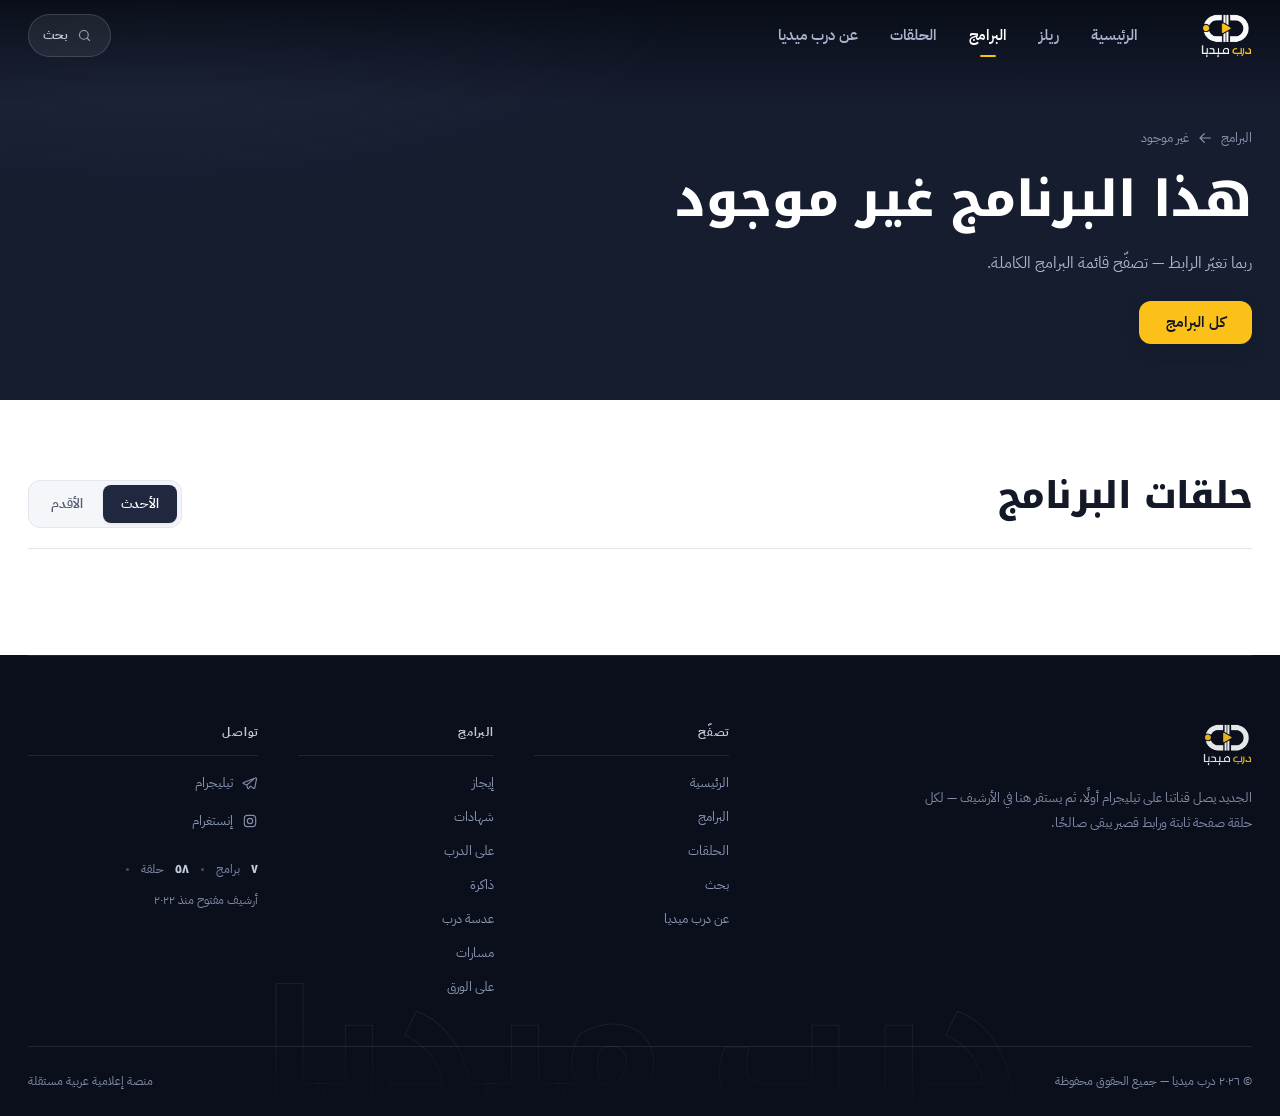
<file: program.html>
﻿<!doctype html>
<html lang="ar" dir="rtl">
<head>
  <meta charset="utf-8">
  <meta name="viewport" content="width=device-width, initial-scale=1">
  <title>البرنامج — درب ميديا</title>
  <meta name="description" content="حلقات البرنامج كاملة في أرشيف درب ميديا — رتّب بالأحدث أو الأقدم وشاهد من حيث تحب.">
  <meta property="og:site_name" content="درب ميديا">
  <meta property="og:type" content="website">
  <meta property="og:title" content="البرنامج — درب ميديا">
  <meta property="og:description" content="حلقات البرنامج كاملة في أرشيف درب ميديا — رتّب بالأحدث أو الأقدم وشاهد من حيث تحب.">
  <meta property="og:image" content="assets/img/og-card.png">
  <meta name="twitter:card" content="summary_large_image">
  <link rel="icon" type="image/png" href="assets/img/mark.png">
  <link rel="preconnect" href="https://fonts.googleapis.com">
  <link rel="preconnect" href="https://fonts.gstatic.com" crossorigin>
  <link href="https://fonts.googleapis.com/css2?family=IBM+Plex+Sans+Arabic:wght@400;500;600;700&family=Noto+Kufi+Arabic:wght@600;700;800&display=swap" rel="stylesheet">
  <link rel="stylesheet" href="assets/css/main.css?v=53">
</head>
<body data-page="program" data-header="dark">
  <div id="hdr"></div>

  <main>
    <section class="prog-hero" id="progHero"></section>

    <section class="section" aria-labelledby="progEpsTitle">
      <div class="container">
        <div class="sec-head">
          <h2 id="progEpsTitle">حلقات البرنامج</h2>
          <span class="sec-count" id="epCount"></span>
          <div class="segmented" id="sortSeg" role="group" aria-label="ترتيب الحلقات">
            <button data-sort="new" aria-pressed="true">الأحدث</button>
            <button data-sort="old" aria-pressed="false">الأقدم</button>
          </div>
        </div>
        <div class="reel-grid" id="progEpisodes"></div>
      </div>
    </section>
  </main>

  <div id="ftr"></div>

  <script src="assets/js/data.js?v=53"></script>
  <script src="assets/js/player.js?v=53"></script>
  <script src="assets/js/app.js?v=53"></script>
</body>
</html>
</file>
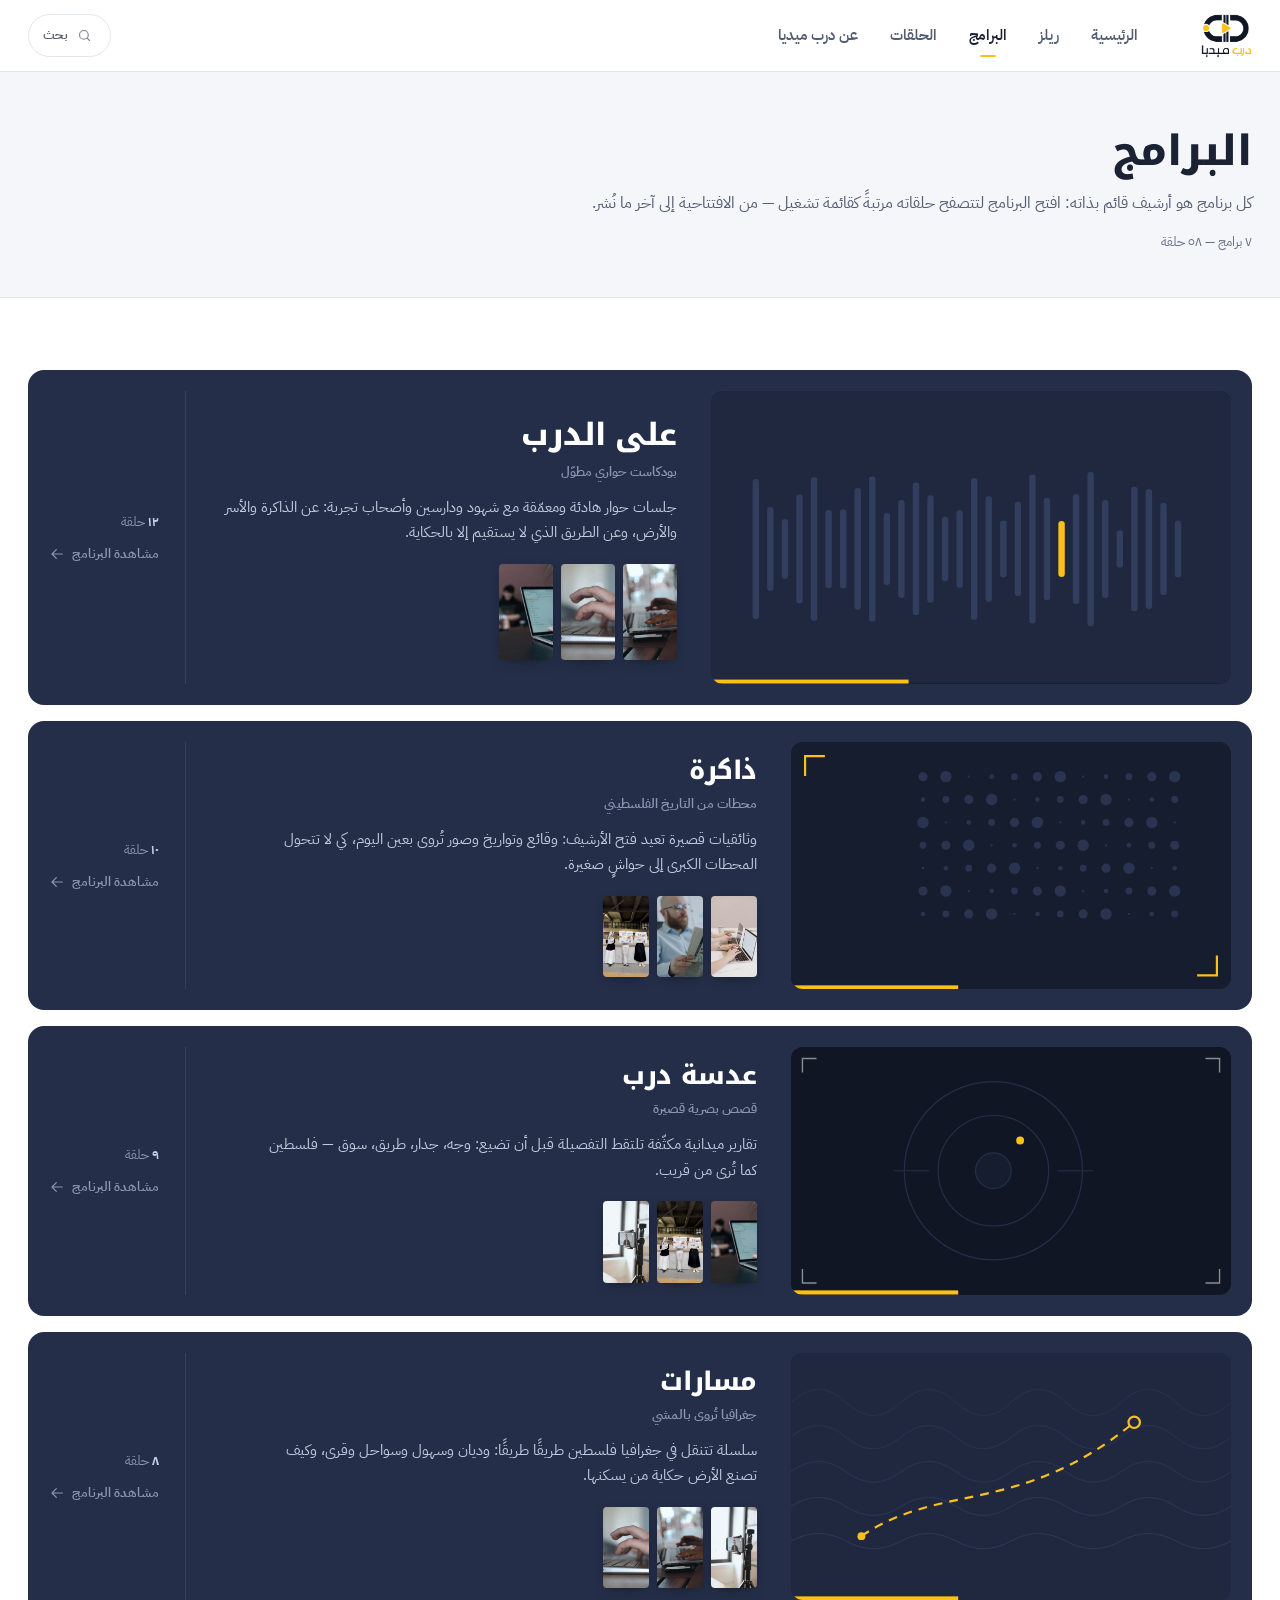
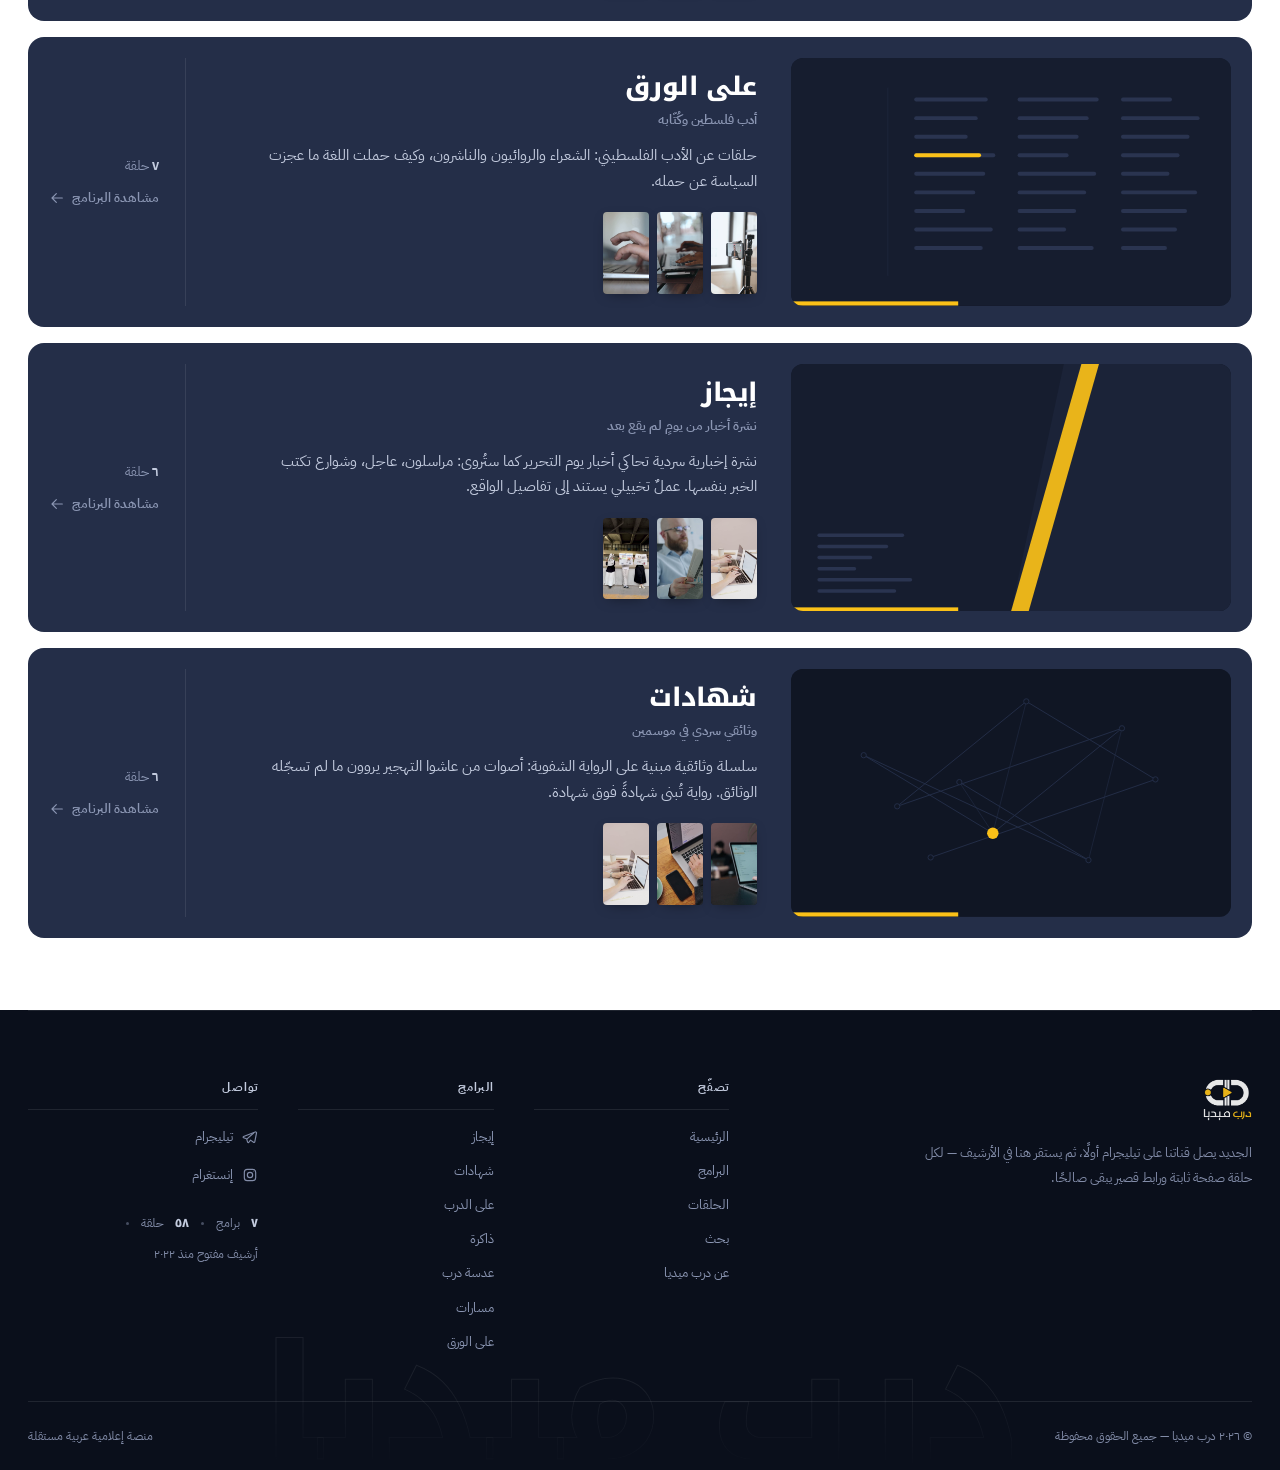
<file: programs.html>
﻿<!doctype html>
<html lang="ar" dir="rtl">
<head>
  <meta charset="utf-8">
  <meta name="viewport" content="width=device-width, initial-scale=1">
  <title>البرامج — درب ميديا</title>
  <meta name="description" content="تصفّح برامج درب ميديا كاملة: إيجاز، قصة خلية، على الدرب، ذاكرة، وعدسة درب — كل برنامج أرشيف مستقل بحلقاته.">
  <meta property="og:site_name" content="درب ميديا">
  <meta property="og:type" content="website">
  <meta property="og:title" content="البرامج — درب ميديا">
  <meta property="og:description" content="تصفّح برامج درب ميديا كاملة: إيجاز، قصة خلية، على الدرب، ذاكرة، وعدسة درب — كل برنامج أرشيف مستقل بحلقاته.">
  <meta property="og:image" content="assets/img/og-card.png">
  <meta name="twitter:card" content="summary_large_image">
  <link rel="icon" type="image/png" href="assets/img/mark.png">
  <link rel="preconnect" href="https://fonts.googleapis.com">
  <link rel="preconnect" href="https://fonts.gstatic.com" crossorigin>
  <link href="https://fonts.googleapis.com/css2?family=IBM+Plex+Sans+Arabic:wght@400;500;600;700&family=Noto+Kufi+Arabic:wght@600;700;800&display=swap" rel="stylesheet">
  <link rel="stylesheet" href="assets/css/main.css?v=53">
</head>
<body data-page="programs" data-header="light">
  <div id="hdr"></div>

  <main>
    <section class="page-head">
      <div class="container">
        <h1>البرامج</h1>
        <p class="page-sub">كل برنامج هو أرشيف قائم بذاته: افتح البرنامج لتتصفح حلقاته مرتبةً كقائمة تشغيل — من الافتتاحية إلى آخر ما نُشر.</p>
        <div class="page-meta"><span id="progCount"></span></div>
      </div>
    </section>

    <section class="section">
      <div class="container">
        <div class="prog-list" id="programsList"></div>
      </div>
    </section>
  </main>

  <div id="ftr"></div>

  <script src="assets/js/data.js?v=53"></script>
  <script src="assets/js/player.js?v=53"></script>
  <script src="assets/js/app.js?v=53"></script>
</body>
</html>
</file>
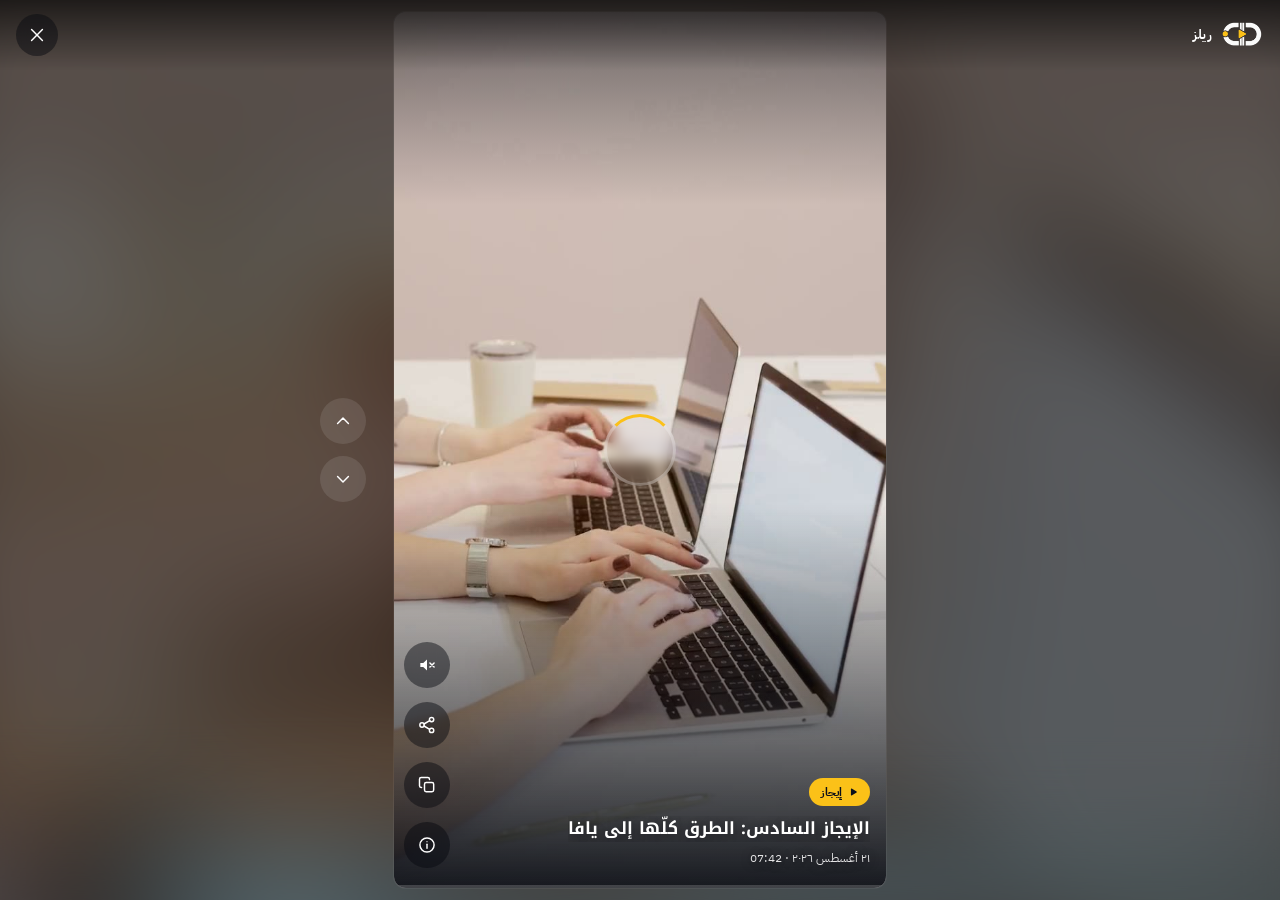
<file: reels.html>
<!doctype html>
<html lang="ar" dir="rtl">
<head>
  <meta charset="utf-8">
  <meta name="viewport" content="width=device-width, initial-scale=1, viewport-fit=cover">
  <title>ريلز — درب ميديا</title>
  <meta name="description" content="شاهد مقاطع درب ميديا في وضع الريلز — تصفّح عمودي متواصل لأرشيف الفيديو.">
  <meta property="og:site_name" content="درب ميديا">
  <meta property="og:type" content="website">
  <meta property="og:title" content="ريلز — درب ميديا">
  <meta property="og:description" content="شاهد مقاطع درب ميديا في وضع الريلز — تصفّح عمودي متواصل لأرشيف الفيديو.">
  <meta property="og:image" content="assets/img/og-card.png">
  <meta name="twitter:card" content="summary_large_image">
  <link rel="icon" type="image/png" href="assets/img/mark.png">
  <link rel="preconnect" href="https://fonts.googleapis.com">
  <link rel="preconnect" href="https://fonts.gstatic.com" crossorigin>
  <link href="https://fonts.googleapis.com/css2?family=IBM+Plex+Sans+Arabic:wght@400;500;600;700&family=Noto+Kufi+Arabic:wght@600;700;800&display=swap" rel="stylesheet">
  <link rel="stylesheet" href="assets/css/main.css?v=53">
</head>
<body data-page="reels" class="rf-page">

  <!-- top chrome: brand at the start corner, exit at the end corner -->
  <header class="rf-top">
    <a class="rf-brand" href="index.html" aria-label="درب ميديا — الرئيسية">
      <img src="assets/img/mark-dark.png" alt="درب ميديا">
      <span>ريلز</span>
    </a>
    <button id="rfClose" class="rf-top-btn" aria-label="خروج من وضع الريلز">
      <svg class="icon" aria-hidden="true"><use href="#i-close"></use></svg>
    </button>
  </header>

  <!-- desktop step arrows -->
  <div class="rf-steps" aria-hidden="false">
    <button id="rfPrev" class="rf-step" aria-label="المقطع السابق">
      <svg class="icon" aria-hidden="true"><use href="#i-chev-d"></use></svg>
    </button>
    <button id="rfNext" class="rf-step" aria-label="المقطع التالي">
      <svg class="icon" aria-hidden="true"><use href="#i-chev-d"></use></svg>
    </button>
  </div>

  <main id="reelsFeed" class="rf-feed" aria-label="ريلز درب ميديا"></main>

  <script src="assets/js/data.js?v=53"></script>
  <script src="assets/js/app.js?v=53"></script>
  <script src="assets/js/reels.js?v=53"></script>
</body>
</html>
</file>
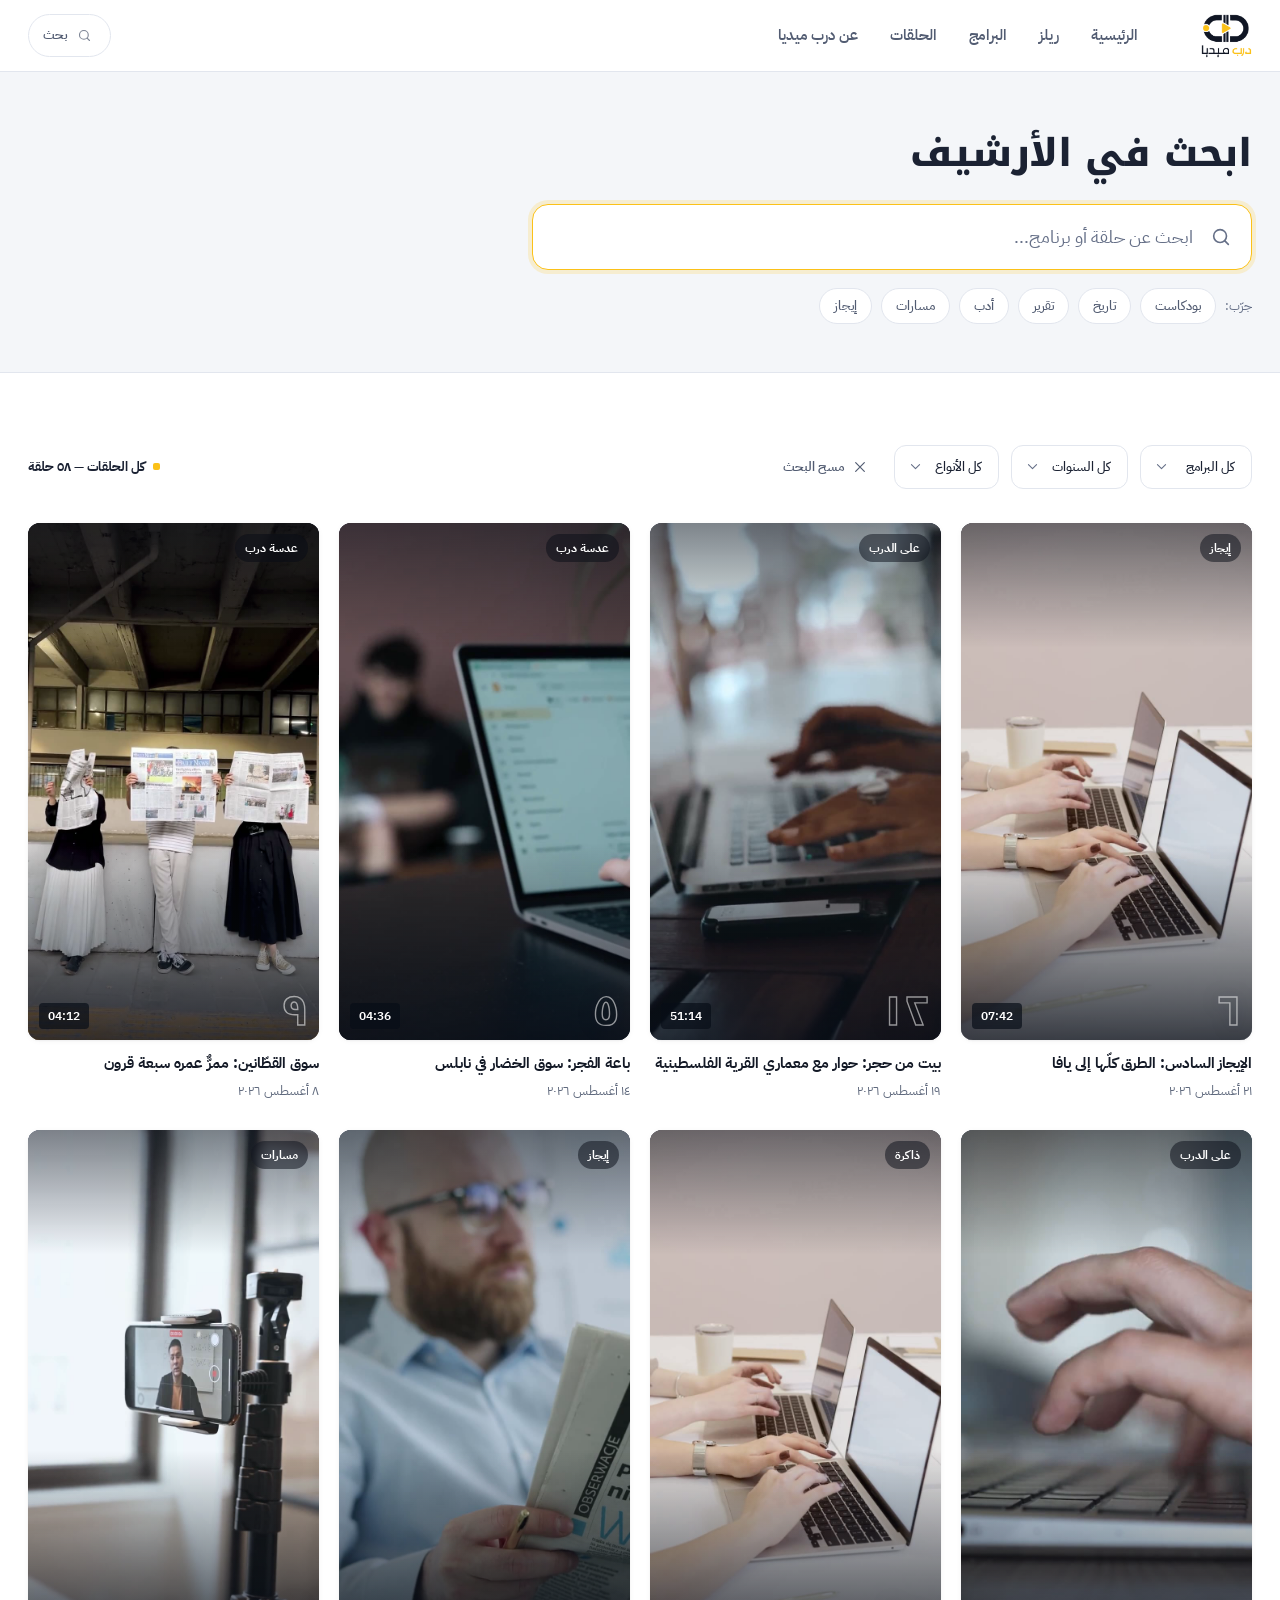
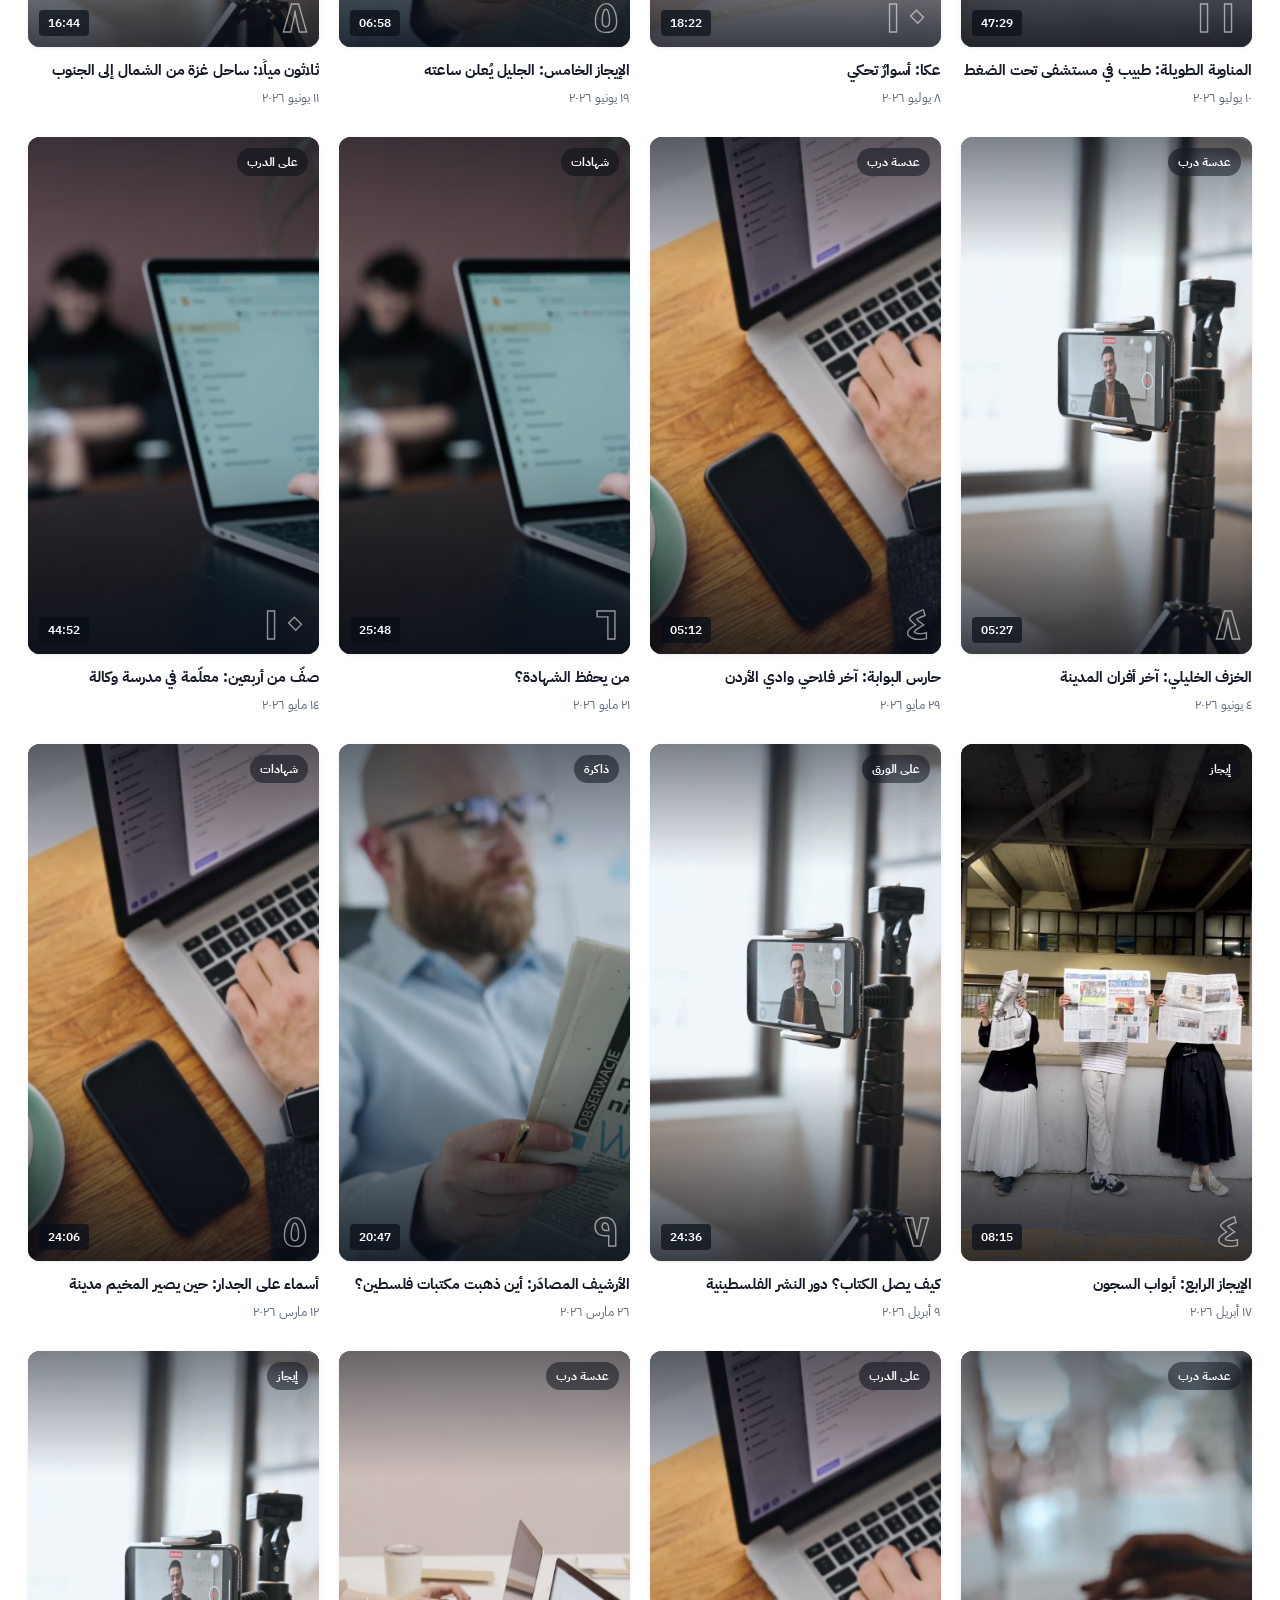
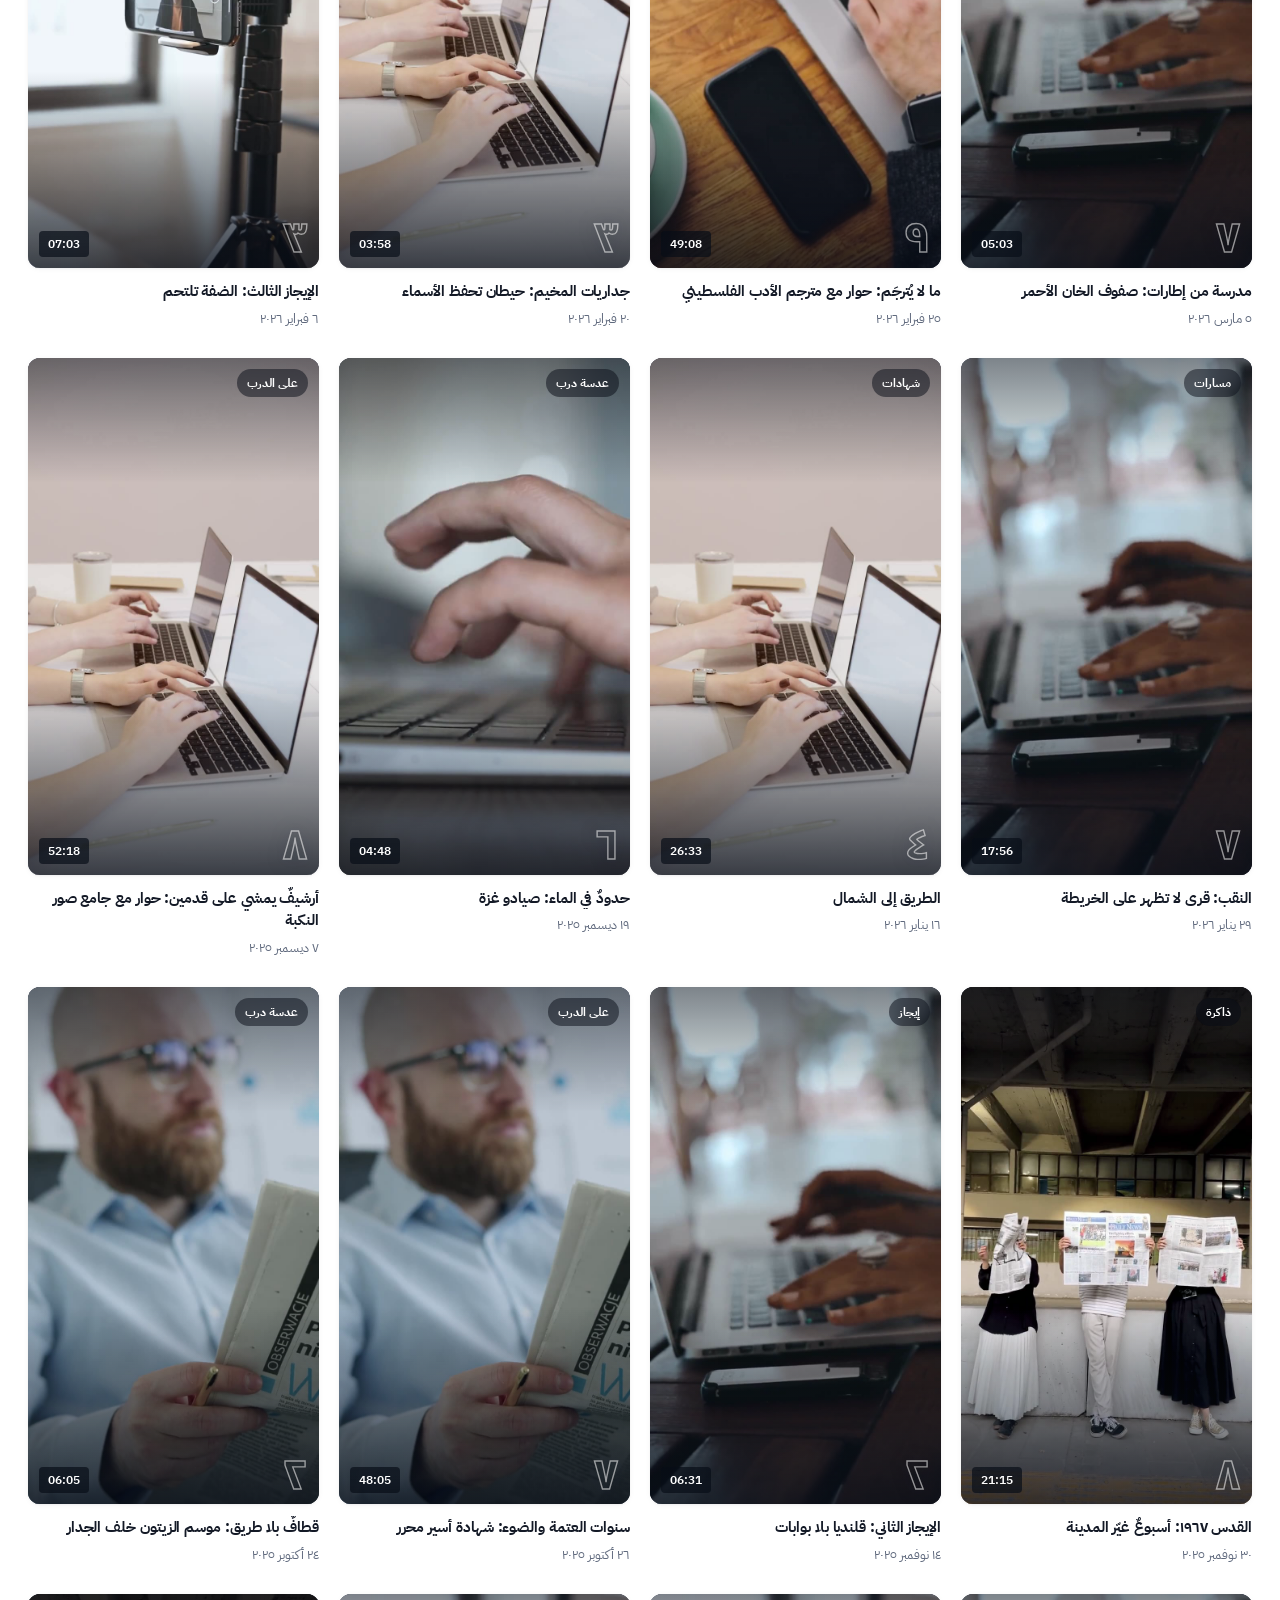
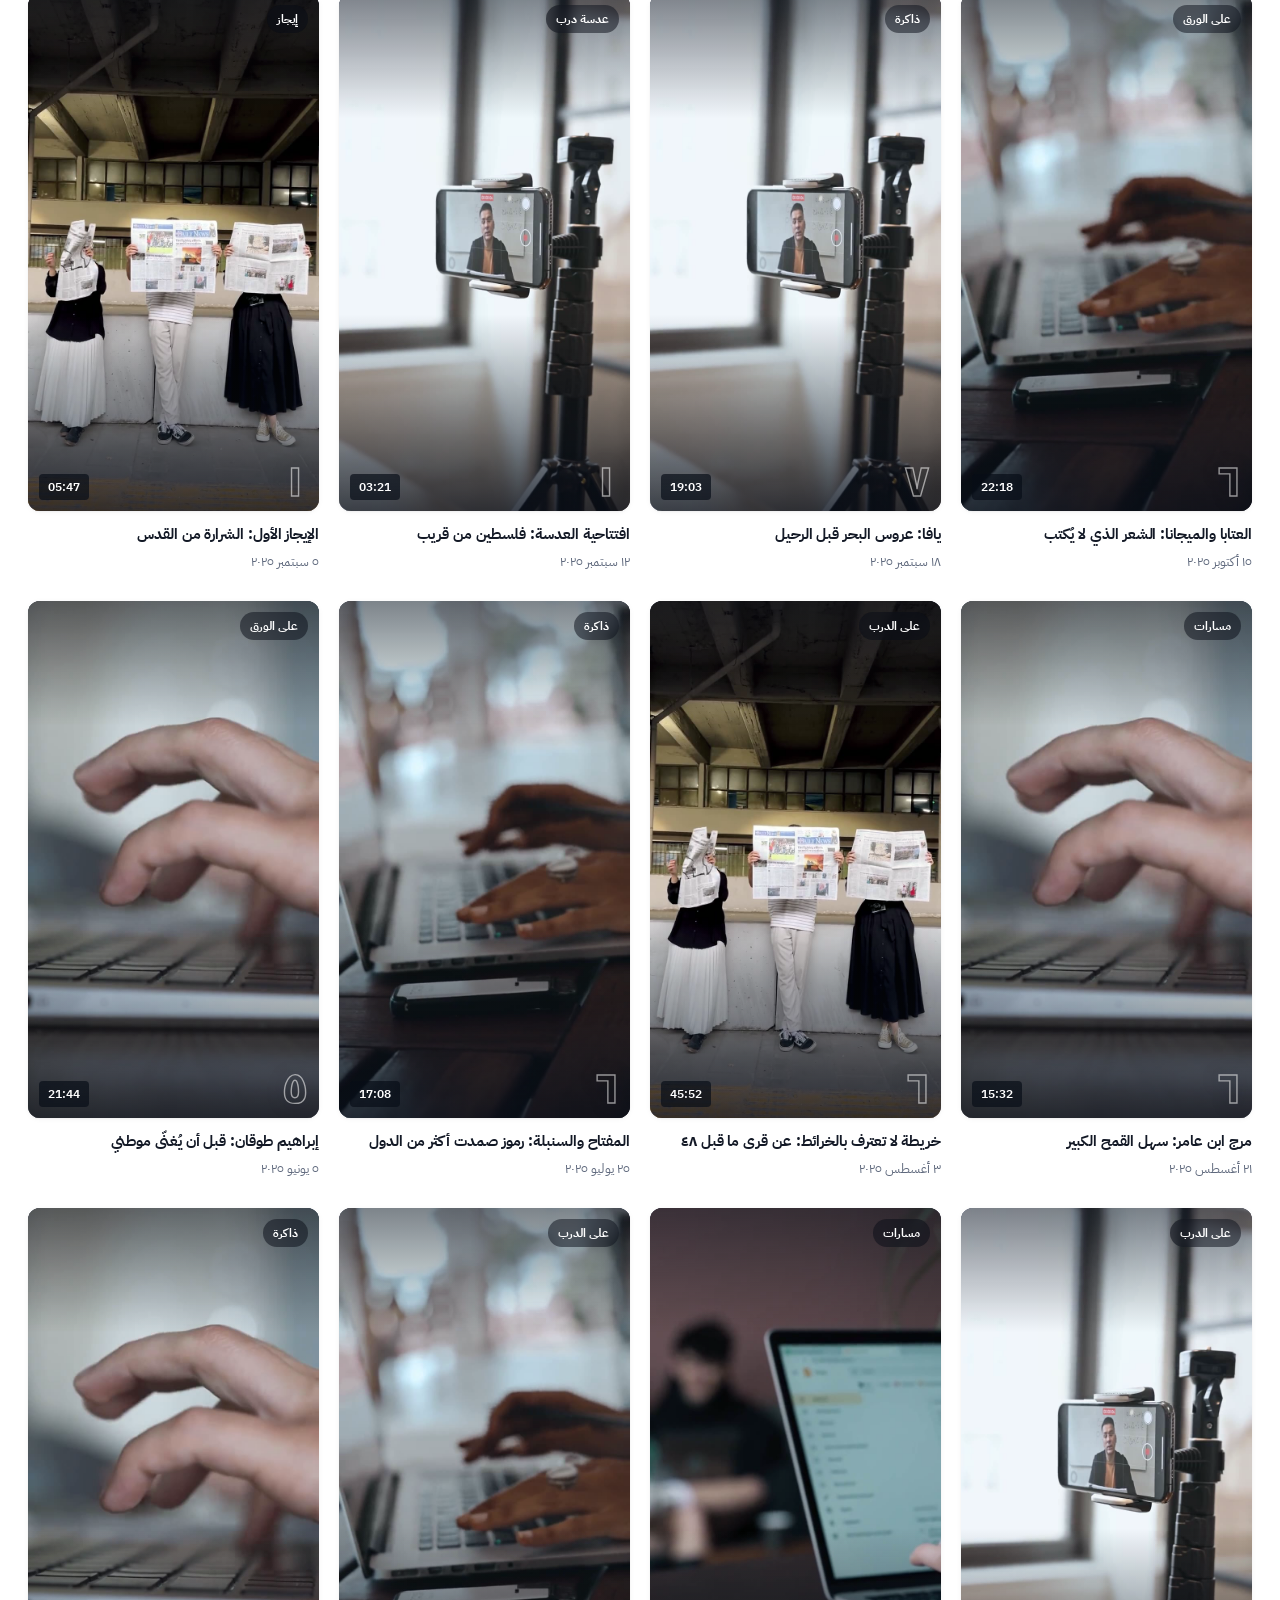
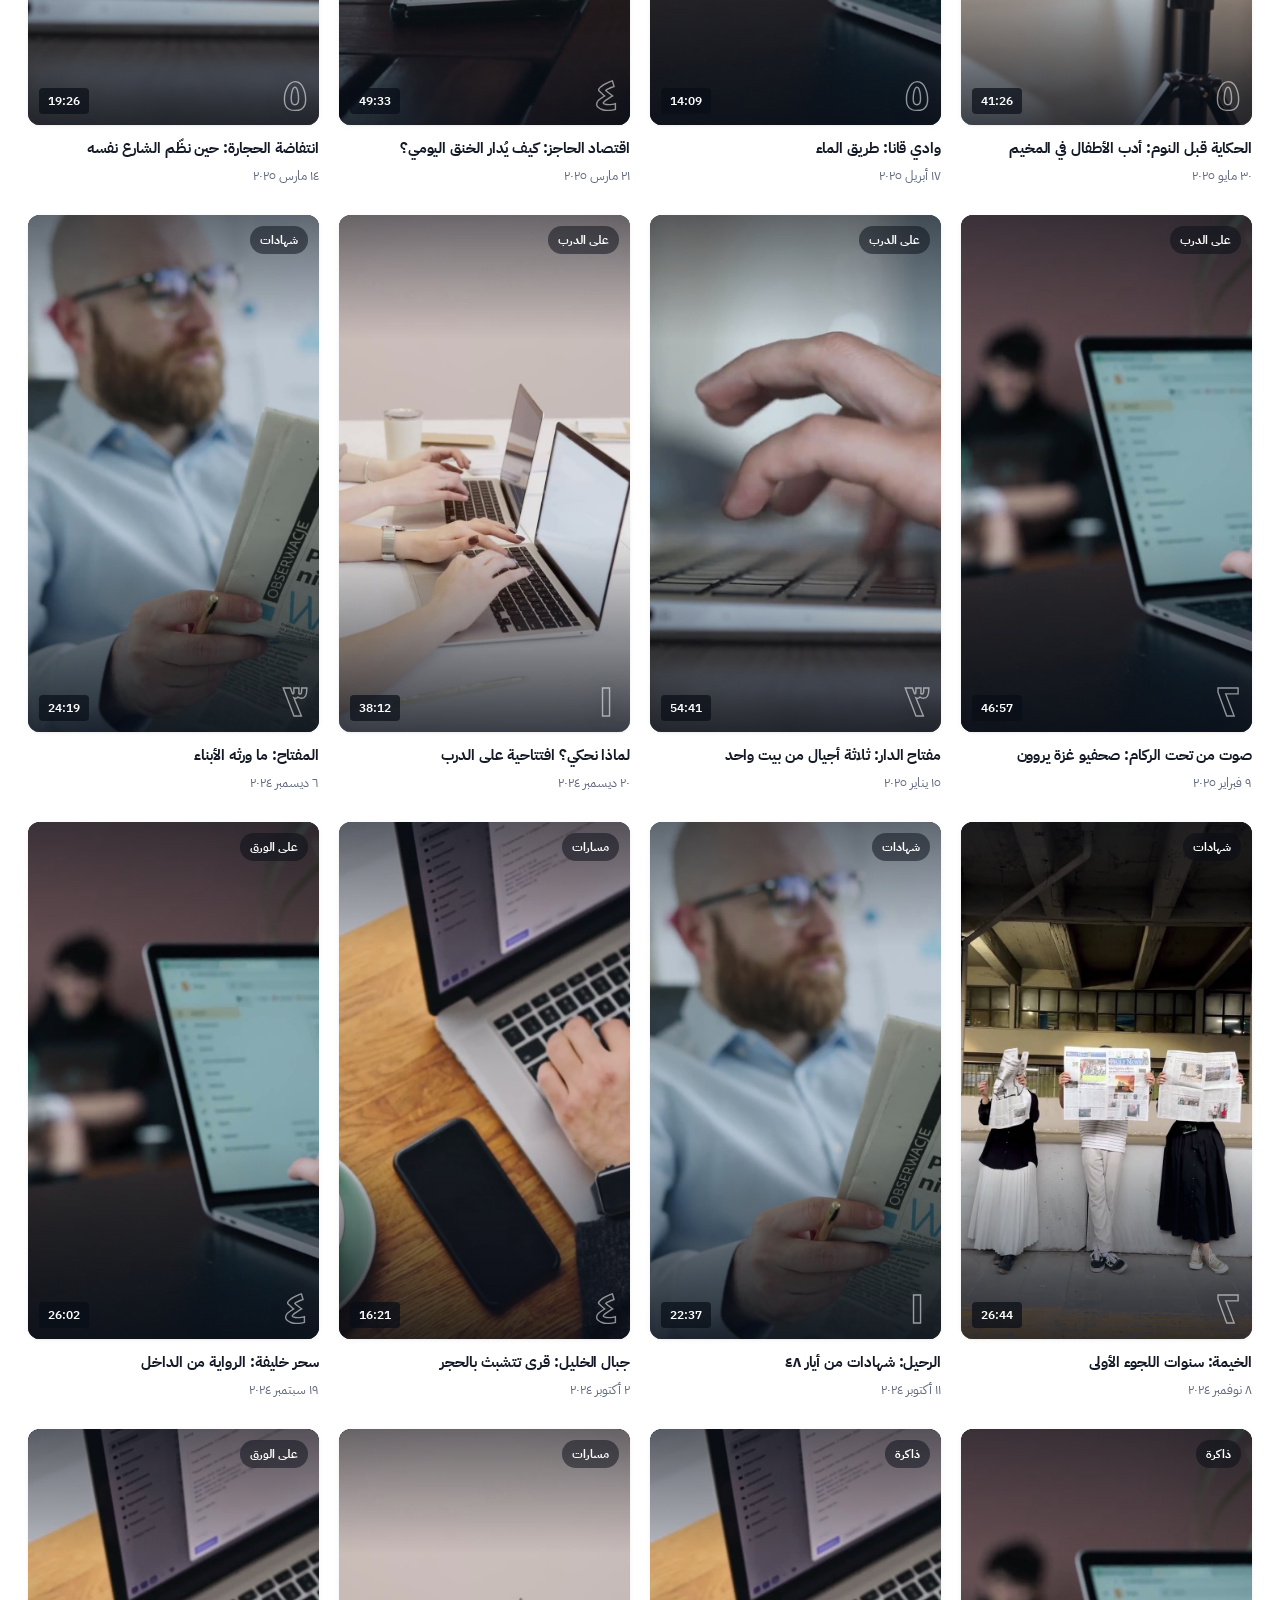
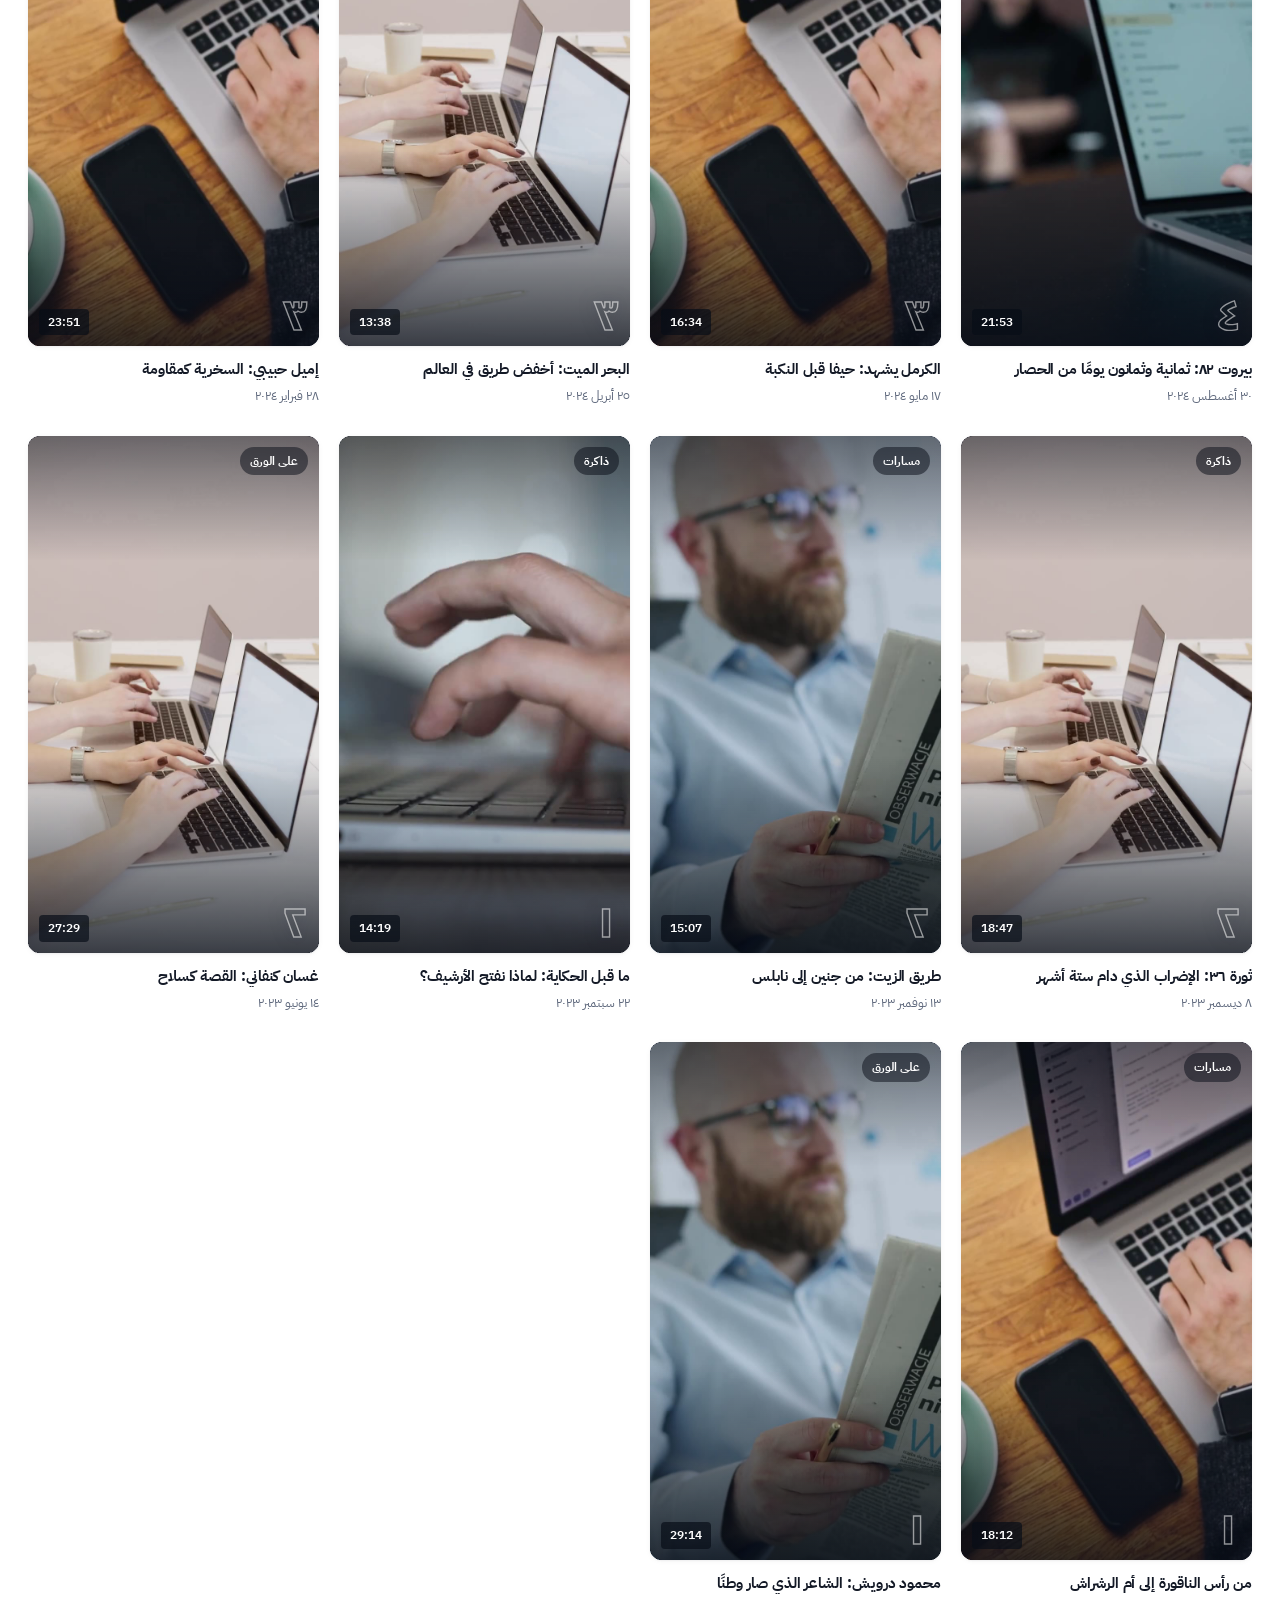
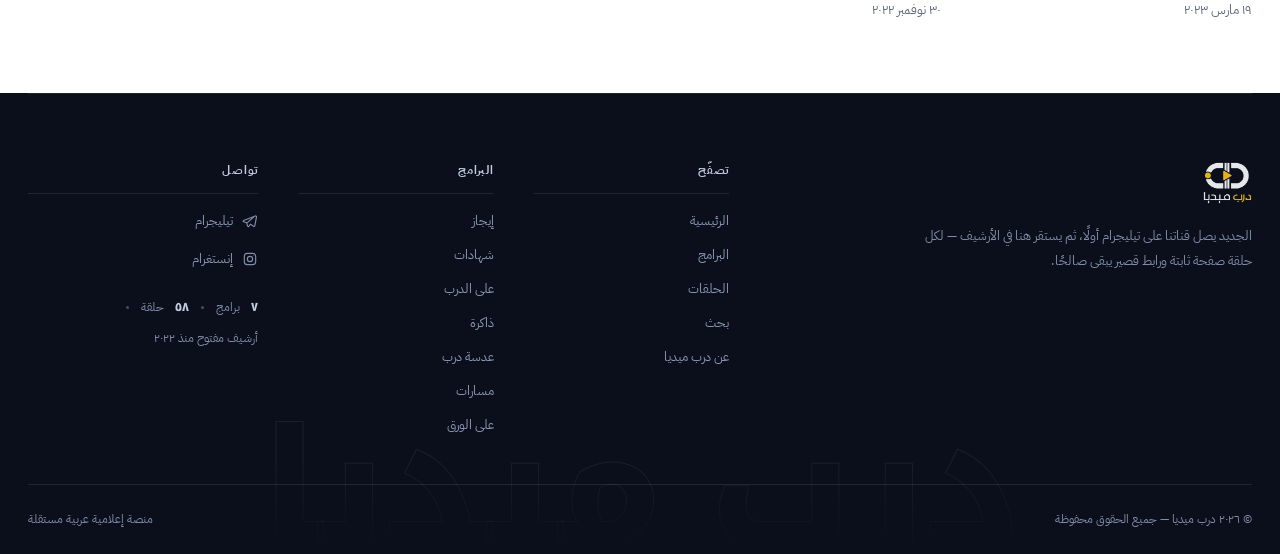
<file: search.html>
﻿<!doctype html>
<html lang="ar" dir="rtl">
<head>
  <meta charset="utf-8">
  <meta name="viewport" content="width=device-width, initial-scale=1">
  <title>بحث — درب ميديا</title>
  <meta name="description" content="ابحث في أرشيف درب ميديا الكامل — بالعنوان أو الموضوع أو البرنامج، مع فلاتر البرنامج والسنة ونوع المحتوى.">
  <meta property="og:site_name" content="درب ميديا">
  <meta property="og:type" content="website">
  <meta property="og:title" content="بحث — درب ميديا">
  <meta property="og:description" content="ابحث في أرشيف درب ميديا الكامل — بالعنوان أو الموضوع أو البرنامج، مع فلاتر البرنامج والسنة ونوع المحتوى.">
  <meta property="og:image" content="assets/img/og-card.png">
  <meta name="twitter:card" content="summary_large_image">
  <link rel="icon" type="image/png" href="assets/img/mark.png">
  <link rel="preconnect" href="https://fonts.googleapis.com">
  <link rel="preconnect" href="https://fonts.gstatic.com" crossorigin>
  <link href="https://fonts.googleapis.com/css2?family=IBM+Plex+Sans+Arabic:wght@400;500;600;700&family=Noto+Kufi+Arabic:wght@600;700;800&display=swap" rel="stylesheet">
  <link rel="stylesheet" href="assets/css/main.css?v=53">
</head>
<body data-page="search" data-header="light">
  <div id="hdr"></div>

  <main>
    <section class="search-head">
      <div class="container">
        <h1>ابحث في الأرشيف</h1>
        <div class="search-box">
          <svg class="icon" aria-hidden="true"><use href="#i-search"></use></svg>
          <input type="search" id="searchInput" placeholder="ابحث عن حلقة أو برنامج..." autocomplete="off" aria-label="ابحث عن حلقة أو برنامج">
        </div>
        <div class="search-hints" id="searchHints"></div>
      </div>
    </section>

    <section class="section">
      <div class="container">
        <div class="toolbar toolbar--search" aria-label="تصفية نتائج البحث">
          <div class="field">
            <select id="fProg" data-sf="p" aria-label="البرنامج"></select>
            <svg class="icon field-chev" aria-hidden="true"><use href="#i-chev-d"></use></svg>
          </div>
          <div class="field">
            <select id="fYear" data-sf="y" aria-label="السنة"></select>
            <svg class="icon field-chev" aria-hidden="true"><use href="#i-chev-d"></use></svg>
          </div>
          <div class="field">
            <select id="fType" data-sf="t" aria-label="نوع المحتوى"></select>
            <svg class="icon field-chev" aria-hidden="true"><use href="#i-chev-d"></use></svg>
          </div>
          <button class="chip-clear" data-search-clear>
            <svg class="icon icon--s" aria-hidden="true"><use href="#i-close"></use></svg>
            مسح البحث
          </button>
          <span class="toolbar-count" id="searchCount"></span>
        </div>

        <div class="reel-grid" id="searchGrid"></div>

        <div class="empty" id="searchEmpty" style="display:none">
          <div class="empty-mark">
            <svg class="icon" aria-hidden="true"><use href="#i-search"></use></svg>
          </div>
          <h2>لم نجد نتائج مطابقة لبحثك <span id="emptyQuery"></span></h2>
          <p>جرّب كلمة أبسط أو أقل تحديدًا، أو امسح الفلاتر — وربما تجد ضالّتك في تصفح البرامج مباشرة.</p>
          <div class="empty-actions">
            <button class="btn btn--navy btn--s" data-search-clear>مسح البحث والفلاتر</button>
            <a class="btn btn--outline btn--s" href="programs.html">تصفّح البرامج</a>
          </div>
        </div>
      </div>
    </section>
  </main>

  <div id="ftr"></div>

  <script src="assets/js/data.js?v=53"></script>
  <script src="assets/js/player.js?v=53"></script>
  <script src="assets/js/app.js?v=53"></script>
</body>
</html>
</file>
<file: assets/css/main.css>
/* =========================================================
   Darb Media — design system
   Editorial + cinematic Arabic RTL archive.
   Navy speaks, yellow points.
   ========================================================= */

:root {
  /* palette */
  --navy-950: #0B101C;
  --navy-900: #101624;   /* deepest — footer, statement  */
  --navy-850: #141B2C;
  --navy-800: #161D2F;   /* cinematic sections           */
  --navy-750: #1B2338;
  --navy-700: #20283F;   /* brand navy                   */
  --navy-600: #2A3450;
  --navy-500: #3A4666;

  --gold: #F5C21C;
  --gold-strong: #FBC118; /* sampled from logo            */
  --gold-deep: #D9A404;   /* hover on gold fills          */
  --gold-ink: #6E5703;    /* gold-family text on light    */

  --paper: #FFFFFF;
  --paper-2: #F4F6F9;     /* secondary surfaces           */
  --paper-3: #EBEEF4;
  --line: #E2E6EE;        /* hairlines on light           */
  --line-2: #D3D9E4;

  --ink: #1B2233;
  --ink-2: #525C72;       /* muted on light               */
  --ink-3: #656F87;       /* faint meta on light (AA)     */

  --on-navy: #FFFFFF;
  --on-navy-2: #A9B3CD;   /* muted on navy                */
  --on-navy-3: #8A94B2;   /* faint on navy (AA on deep)   */
  --line-navy: rgba(255, 255, 255, 0.11);

  /* =======================================================
     SEMANTIC LAYER — components reference these, not the
     raw palette above. Surfaces form one tonal ladder so
     no two adjacent sections can visually merge.
     ======================================================= */

  /* Surfaces, darkest → brightest. Every value is chosen so that any two
     ADJACENT sections differ enough to read as separate bands, and so that
     the text tokens below clear 4.5:1 on each of them. */
  --surface-deep: #0A0F1B;        /* hero + brand statement: cinematic  */
  --surface-dark: #1C2439;        /* programs band + footer plate       */
  --surface-dark-raised: #242E48; /* cards sitting on a dark band        */
  --surface-light: #EFF2F7;       /* archive band                        */
  --surface-bright: #FFFFFF;      /* latest episodes + cards             */

  /* Text on dark — four steps, all AA-verified on the surfaces they sit on.
     on-dark-4 is for the two deep surfaces; anything on -raised uses -3. */
  --on-dark-1: #FFFFFF;   /* headings, episode titles     18.7:1 on deep */
  --on-dark-2: #C3CBDE;   /* descriptions                  9.9:1        */
  --on-dark-3: #8B96B3;   /* metadata                      4.6:1 raised */
  --on-dark-4: #828CA8;   /* inactive UI, utility          5.7:1 deep   */

  /* text on light */
  --on-light-1: #131926;  /* headings                     17.6:1 white  */
  --on-light-2: #47516A;  /* descriptions                  7.1:1        */
  --on-light-3: #5F697D;  /* metadata                      4.9:1 alt    */

  /* borders */
  --border-dark: rgba(255, 255, 255, 0.09);
  --border-light: #E1E6EF;

  /* accent — action, active state, emphasis. Never decoration. */
  --accent: #FBC118;
  --accent-pressed: #D9A404;
  --accent-on-light: #6E5703;

  /* type scale */
  --t-display: clamp(2.1rem, 5.4vw, 3.5rem);
  --t-h1: clamp(1.75rem, 3.7vw, 3rem);
  --t-h2: clamp(1.7rem, 3vw, 2.3rem);
  --t-h3: 1.6rem;
  --t-body-lg: 1.0625rem;  /* lead paragraphs, hero CTA          */
  --t-body: 1rem;          /* card titles, default copy          */
  --t-body-sm: 0.9375rem;  /* dense descriptions, controls       */
  --t-meta: 0.8125rem;     /* dates, durations, counts           */
  --t-label: 0.75rem;      /* eyebrow labels, utility            */

  /* spacing scale — editorial-tight: this is an archive, not a landing page */
  --sp-section: 72px;
  --sp-section-sm: 52px;
  --sp-component: 34px;
  --sp-card: 20px;
  --sp-text: 8px;
  --sp-control: 12px;

  /* type */
  --f-display: "Noto Kufi Arabic", "IBM Plex Sans Arabic", "Segoe UI", Tahoma, sans-serif;
  --f-body: "IBM Plex Sans Arabic", "Segoe UI", Tahoma, sans-serif;

  /* geometry — one controlled radius scale, no ad-hoc values */
  --r-xs: 4px;
  --r-sm: 8px;
  --r-md: 12px;
  --r-lg: 16px;
  --r-pill: 999px;
  --container: 1400px;   /* a media platform uses the viewport, not a column */
  --hdr: 72px;

  /* elevation */
  --sh-1: 0 1px 2px rgba(16, 22, 36, 0.05), 0 1px 6px rgba(16, 22, 36, 0.04);
  --sh-2: 0 10px 30px -12px rgba(16, 22, 36, 0.22), 0 2px 8px -2px rgba(16, 22, 36, 0.08);
  --sh-navy: 0 16px 40px -16px rgba(11, 16, 28, 0.55);

  /* motion */
  --ease: cubic-bezier(0.2, 0.7, 0.2, 1);
  --t-fast: 160ms;
  --t-med: 300ms;
  --t-slow: 520ms;
}

/* ---------- reset ---------- */
*, *::before, *::after { box-sizing: border-box; }
* { margin: 0; }
html { -webkit-text-size-adjust: 100%; }
body {
  font-family: var(--f-body);
  font-size: 16px;
  line-height: 1.7;
  color: var(--ink);
  background: var(--paper);
  -webkit-font-smoothing: antialiased;
  text-rendering: optimizeLegibility;
}
img, svg, video, iframe { display: block; max-width: 100%; }
button, input, select, textarea { font: inherit; color: inherit; }
button { cursor: pointer; background: none; border: 0; padding: 0; }

/* keyboard users get a first-tab route past the chrome */
.skip-link {
  position: fixed;
  inset-block-start: 10px; inset-inline-start: 50%;
  translate: -50% 0;
  z-index: 200;
  padding: 10px 20px;
  background: var(--accent); color: var(--surface-deep);
  font-weight: 700; font-size: var(--t-meta);
  border-radius: var(--r-pill);
  box-shadow: 0 10px 30px -10px rgba(0, 0, 0, 0.5);
  opacity: 0; pointer-events: none;
}
.skip-link:focus-visible { opacity: 1; pointer-events: auto; }
a { color: inherit; text-decoration: none; }
ul, ol { list-style: none; padding: 0; }
h1, h2, h3, h4 { line-height: 1.35; font-weight: 700; }
:target { scroll-margin-block-start: calc(var(--hdr) + 24px); }

/* ---------- browser surfaces ---------- */
::selection { background: var(--navy-700); color: #fff; }
.on-navy ::selection, .site-footer ::selection { background: var(--gold); color: var(--navy-900); }
input, textarea { caret-color: var(--gold-deep); }
:focus { outline: none; }
:focus-visible {
  outline: 2px solid var(--gold-strong);
  outline-offset: 2px;
  border-radius: var(--r-xs);
}
* { scrollbar-width: thin; scrollbar-color: var(--line-2) transparent; }
::-webkit-scrollbar { width: 10px; height: 10px; }
::-webkit-scrollbar-thumb { background: var(--line-2); border-radius: var(--r-sm); border: 2px solid var(--paper); }
::-webkit-scrollbar-track { background: transparent; }
.on-navy { scrollbar-color: var(--navy-500) transparent; }

/* ---------- layout ---------- */
.container {
  max-width: var(--container);
  margin-inline: auto;
  padding-inline: 28px;
}
/* Sections declare a surface level; the ladder guarantees contrast
   between neighbours without brightening the site. */
.section { padding-block: var(--sp-section); background: var(--surface-bright); }
.section--alt { background: var(--surface-light); }
.section--tight { padding-block: var(--sp-section-sm); }
.on-navy { background: var(--surface-dark); color: var(--on-dark-1); }

/* grid children must shrink */
.reel-grid > *, .picks-grid > *, .prog-list > *,
.hero-stage > *, .footer-grid > *, .watch-grid > *,
.prog-card > *, .pick-row > * { min-width: 0; }

/* ---------- generated posters (inline SVG behaves like a cover image) ---------- */
/* poster surface — an <img> frame from the reel, or the drawn SVG fallback */
.pm { width: 100%; height: 100%; display: block; direction: ltr; }
img.pm { object-fit: cover; }
.stage-media .pm, .player .pm { position: absolute; inset: 0; }
.stage-media .pm { transition: opacity var(--t-slow) var(--ease), transform 1.2s var(--ease); }
.prog-cover .pm { transition: transform var(--t-slow) var(--ease); }
.prog-card:hover .prog-cover .pm { transform: scale(1.05); }
.pm text { font-family: "Noto Kufi Arabic", "IBM Plex Sans Arabic", "Segoe UI", Tahoma, sans-serif; }

/* photo posters: a programme-tinted ground sits under the (lazy) frame, the
   frame fades over it once decoded, and a faint tone glaze ties the whole
   pool of stills to one palette. The ground means a loading card is never
   a blank slab — it reads as designed surface with the chips on top. */
.pm-wrap { position: relative; overflow: hidden; }
.pm-wrap::before {
  content: "";
  position: absolute; inset-inline-start: -20%; inset-block-start: -12%;
  width: 70%; height: 54%;
  background: radial-gradient(closest-side, rgba(255, 255, 255, 0.09), transparent);
}
.pm-wrap .pm-img {
  position: absolute; inset: 0;
  width: 100%; height: 100%;
  object-fit: cover; direction: ltr;
  opacity: 0;
  transition: opacity 0.45s var(--ease);
}
.pm-wrap .pm-img.ok { opacity: 1; }
.pm-wrap .pm-glaze {
  position: absolute; inset: 0;
  mix-blend-mode: color;
  opacity: 0.16;
  pointer-events: none;
}

/* ---------- icons ---------- */
.icon {
  width: 20px; height: 20px;
  stroke: currentColor; fill: none;
  stroke-width: 1.75; stroke-linecap: round; stroke-linejoin: round;
  flex: none;
}
.icon--s { width: 16px; height: 16px; }
.icon--fill { fill: currentColor; stroke: none; }

/* =========================================================
   Header
   ========================================================= */
.site-header {
  position: fixed;
  inset-block-start: 0; inset-inline: 0;
  z-index: 60;
  height: var(--hdr);
  display: flex; align-items: center;
  background: transparent;
  border-block-end: 1px solid transparent;
  transition: background var(--t-med) var(--ease), border-color var(--t-med) var(--ease), box-shadow var(--t-med) var(--ease);
}
/* At rest over the hero the bar has no plate of its own — a top-down scrim
   gives the nav something to sit on so it reads as chrome, not floating text. */
.site-header.over-dark::before {
  content: "";
  position: absolute; inset-inline: 0; inset-block-start: 0;
  height: calc(var(--hdr) + 28px);
  background: linear-gradient(to bottom, rgba(6, 10, 19, 0.85), rgba(6, 10, 19, 0));
  pointer-events: none;
  opacity: 1;
  transition: opacity var(--t-med) var(--ease);
}
.site-header.over-dark.is-scrolled::before { opacity: 0; }
.site-header .container {
  position: relative; z-index: 1;
  display: flex; align-items: center; gap: 36px;
  width: 100%;
}
.brand { display: inline-flex; align-items: center; gap: 10px; flex: none; }
.brand img { height: 44px; width: auto; }
.brand .brand-light, .site-header.over-dark .brand .brand-dark { display: none; }
.site-header.over-dark .brand .brand-light { display: block; }

.main-nav { display: flex; align-items: center; gap: 2px; margin-inline-start: 12px; }
.main-nav a {
  position: relative;
  padding: 9px 15px;
  font-size: var(--t-body-sm);
  font-weight: 600;
  letter-spacing: -0.005em;
  color: var(--ink-2);
  border-radius: var(--r-sm);
  transition: color var(--t-fast) var(--ease);
}
/* the active mark is a compact gold tick under the word, not a full underline */
.main-nav a::after {
  content: "";
  position: absolute;
  inset-inline-start: 50%;
  inset-block-end: 0;
  width: 16px; height: 2px; margin-inline-start: -8px;
  border-radius: var(--r-xs);
  background: var(--accent);
  transform: scaleX(0);
  transition: transform var(--t-med) var(--ease);
}
.main-nav a:hover { color: var(--ink); }
.main-nav a[aria-current="page"] { color: var(--ink); font-weight: 600; }
.main-nav a[aria-current="page"]::after, .main-nav a:hover::after { transform: scaleX(1); }

.site-header.over-dark .main-nav a { color: var(--on-navy-2); }
.site-header.over-dark .main-nav a:hover,
.site-header.over-dark .main-nav a[aria-current="page"] { color: #fff; }

.hdr-actions { margin-inline-start: auto; display: flex; align-items: center; gap: 10px; }
.hdr-search {
  display: inline-flex; align-items: center; gap: 9px;
  padding: 9px 18px 9px 14px;
  font-size: var(--t-meta); font-weight: 600;
  color: var(--ink-2);
  border: 1px solid var(--line);
  border-radius: var(--r-pill);
  background: var(--paper);
  transition: border-color var(--t-fast) var(--ease), color var(--t-fast) var(--ease),
              background var(--t-fast) var(--ease);
}
.hdr-search .icon { width: 15px; height: 15px; opacity: 0.75; }
.hdr-search:hover { border-color: var(--line-2); color: var(--ink); }
.hdr-search:hover .icon { opacity: 1; }
.site-header.over-dark .hdr-search {
  background: rgba(255, 255, 255, 0.07);
  border-color: rgba(255, 255, 255, 0.14);
  color: var(--on-dark-2);
}
.site-header.over-dark .hdr-search:hover {
  color: #fff;
  background: rgba(255, 255, 255, 0.13);
  border-color: rgba(255, 255, 255, 0.26);
}

/* scrolled state — always resolves to solid light */
.site-header.is-scrolled {
  background: rgba(255, 255, 255, 0.94);
  -webkit-backdrop-filter: blur(14px);
  backdrop-filter: blur(14px);
  border-block-end-color: var(--line);
}
.site-header.is-scrolled.over-dark .brand .brand-light { display: none; }
.site-header.is-scrolled.over-dark .brand .brand-dark { display: block; }
.site-header.is-scrolled.over-dark .main-nav a { color: var(--ink-2); }
.site-header.is-scrolled.over-dark .main-nav a:hover,
.site-header.is-scrolled.over-dark .main-nav a[aria-current="page"] { color: var(--ink); }
.site-header.is-scrolled.over-dark .hdr-search {
  background: var(--paper); border-color: var(--line); color: var(--ink-2);
}

.menu-btn { display: none; }

/* mobile nav sheet */
.nav-sheet {
  position: fixed; inset: 0; z-index: 80;
  background: var(--navy-900); color: #fff;
  display: flex; flex-direction: column;
  padding: 20px 28px 40px;
  opacity: 0; visibility: hidden;
  transition: opacity var(--t-med) var(--ease), visibility 0s var(--t-med);
}
.nav-sheet.open { opacity: 1; visibility: visible; transition-delay: 0s; }
.nav-sheet-top { display: flex; align-items: center; justify-content: space-between; height: var(--hdr); }
.nav-sheet-top img { height: 40px; }
.nav-sheet-close { color: #fff; padding: 10px; margin-inline-end: -10px; }
.nav-sheet nav { margin-block-start: 6vh; display: flex; flex-direction: column; }
.nav-sheet nav a {
  font-family: var(--f-display);
  font-size: clamp(1.6rem, 6.5vw, 2.1rem);
  font-weight: 700;
  padding-block: 14px;
  border-block-end: 1px solid var(--line-navy);
  display: flex; align-items: baseline; justify-content: space-between;
  transform: translateY(14px); opacity: 0;
  transition: transform var(--t-slow) var(--ease), opacity var(--t-slow) var(--ease);
}
.nav-sheet.open nav a { transform: none; opacity: 1; }
.nav-sheet nav a[aria-current="page"] { color: var(--gold-strong); }
.nav-sheet nav a .nav-latin {
  font-family: var(--f-body); font-size: var(--t-label); font-weight: 400;
  color: var(--on-navy-3); letter-spacing: 0.08em;
}
.nav-sheet-foot { margin-block-start: auto; display: flex; gap: 12px; }

/* =========================================================
   Buttons
   ========================================================= */
.btn {
  display: inline-flex; align-items: center; justify-content: center; gap: 9px;
  padding: 13px 26px;
  border-radius: var(--r-md);
  font-size: var(--t-body-sm); font-weight: 600;
  line-height: 1;
  border: 1px solid transparent;
  transition: background var(--t-fast) var(--ease), color var(--t-fast) var(--ease),
              border-color var(--t-fast) var(--ease), transform var(--t-fast) var(--ease),
              box-shadow var(--t-fast) var(--ease);
  user-select: none;
}
.btn:hover { transform: translateY(-1px); }
.btn:active { transform: translateY(1px); }
.btn[disabled] { opacity: 0.45; pointer-events: none; }

.btn--gold {
  background: var(--gold-strong); color: var(--navy-900);
  box-shadow: 0 6px 18px -8px rgba(11, 16, 28, 0.5);
}
.btn--gold:hover { background: var(--gold-deep); }
.btn--navy { background: var(--navy-700); color: #fff; }
.btn--navy:hover { background: var(--navy-600); }
.btn--ghost {
  border-color: var(--line-navy); color: #fff;
  background: rgba(255, 255, 255, 0.04);
}
.btn--ghost:hover { border-color: rgba(255, 255, 255, 0.35); background: rgba(255, 255, 255, 0.09); }
.btn--outline { border-color: var(--line-2); color: var(--ink); background: var(--paper); }
.btn--outline:hover { border-color: var(--navy-500); }
.btn--s { padding: 10px 18px; font-size: var(--t-meta); }

/* =========================================================
   Section heads
   ========================================================= */
.sec-head {
  display: flex; align-items: baseline; gap: 18px;
  padding-block-end: 20px;
  margin-block-end: var(--sp-component);
  border-block-end: 1px solid var(--border-light);
}
.on-navy .sec-head { border-color: var(--border-dark); }
.sec-head h2 {
  font-family: var(--f-display);
  font-size: var(--t-h2);
  font-weight: 800;
  letter-spacing: -0.015em;
  color: var(--on-light-1);
}
.on-navy .sec-head h2 { color: var(--on-dark-1); }
.sec-head .sec-count {
  font-size: var(--t-meta); color: var(--on-light-3);
  font-variant-numeric: tabular-nums;
}
.on-navy .sec-head .sec-count { color: var(--on-dark-3); }
.sec-head .sec-more {
  margin-inline-start: auto;
  display: inline-flex; align-items: center; gap: 7px;
  font-size: var(--t-meta); font-weight: 600; color: var(--on-light-3);
  transition: color var(--t-fast) var(--ease), gap var(--t-fast) var(--ease);
}
.sec-head .sec-more:hover { color: var(--on-light-1); gap: 11px; }
.on-navy .sec-head .sec-more { color: var(--on-dark-3); }
.on-navy .sec-head .sec-more:hover { color: var(--on-dark-1); }
.sec-head .segmented { margin-inline-start: auto; }

/* =========================================================
   Hero (homepage)
   ========================================================= */
.hero {
  position: relative;
  background: var(--surface-deep);
  color: var(--on-dark-1);
  padding-block-start: calc(var(--hdr) + 30px);
  padding-block-end: 44px;
  overflow: hidden;
}
/* one soft key light behind the stage — gives the band depth instead of a
   flat slab, and it is a lighting cue, not a decorative gradient */
.hero::before {
  content: "";
  position: absolute;
  inset-block-start: -18%;
  inset-inline-start: -8%;
  width: 62%; aspect-ratio: 1;
  background: radial-gradient(circle, rgba(88, 104, 150, 0.2), transparent 62%);
  pointer-events: none;
}
/* FeaturedReel: three-part composition — Reel | information | latest rail.
   The 9:16 frame is never cropped; it sets the row height, and the rail
   fills what would otherwise be dead horizontal space. */
.hero-stage {
  position: relative; z-index: 1;
  display: grid;
  grid-template-columns: minmax(0, 350px) minmax(0, 1fr) minmax(0, 320px);
  gap: 52px;
  align-items: center;
}
.stage-media {
  position: relative;
  aspect-ratio: 9 / 16;                /* hard requirement: never cropped */
  border-radius: var(--r-lg);
  overflow: hidden;
  background: var(--navy-850);
  box-shadow: var(--sh-navy);
}
/* a 1px inner edge so the panel reads as a lit screen, not a cut-out hole */
.stage-media::after {
  content: "";
  position: absolute; inset: 0;
  border-radius: inherit;
  box-shadow: inset 0 0 0 1px rgba(255, 255, 255, 0.07);
  pointer-events: none;
  z-index: 3;
}
/* real footage can be bright, so the scrim works from both edges to keep
   the badge and duration legible whatever the frame shows */
.stage-media .stage-scrim {
  position: absolute; inset: 0;
  background:
    linear-gradient(0deg, rgba(8, 13, 23, 0.8) 0%, rgba(8, 13, 23, 0) 34%),
    linear-gradient(180deg, rgba(8, 13, 23, 0.55) 0%, rgba(8, 13, 23, 0) 22%);
  pointer-events: none;
}
/* format badge, top of the frame */
.stage-badge {
  position: absolute; inset-block-start: 14px; inset-inline-start: 14px;
  z-index: 2;
  display: inline-flex; align-items: center; gap: 6px;
  padding: 5px 12px;
  font-size: var(--t-label); font-weight: 700;
  color: var(--surface-deep); background: var(--accent);
  border-radius: var(--r-pill);
}
.stage-badge .icon { width: 11px; height: 11px; }
.stage-dur {
  position: absolute; inset-block-end: 14px; inset-inline-end: 14px;
  z-index: 2;
  padding: 4px 10px;
  font-size: var(--t-label); font-weight: 600;
  color: #fff; background: rgba(8, 13, 23, 0.7);
  border-radius: var(--r-xs);
}
/* one clear play affordance, centred in the portrait frame */
.stage-play {
  position: absolute; inset: 0;
  display: grid; place-items: center;
  z-index: 2;
  color: var(--surface-deep);
}
.stage-play .play-disc {
  width: 78px; height: 78px;
  border-radius: 50%;
  background: var(--accent);
  display: grid; place-items: center;
  box-shadow: 0 14px 36px -10px rgba(0, 0, 0, 0.7);
  transition: transform var(--t-med) var(--ease), box-shadow var(--t-med) var(--ease);
}
.stage-play .icon { width: 28px; height: 28px; margin-inline-start: 3px; }
.stage-play:hover .play-disc { transform: scale(1.07); box-shadow: 0 18px 44px -10px rgba(0, 0, 0, 0.8); }
.stage-play:focus-visible { outline-offset: -6px; }

/* inline playback: the video takes the frame, chrome steps aside */
.hero-stage.is-playing .stage-scrim,
.hero-stage.is-playing .stage-badge,
.hero-stage.is-playing .stage-dur { opacity: 0; pointer-events: none; }

/* "no source linked" note */
.stage-note {
  position: absolute; inset-inline: 0; inset-block-end: 0;
  z-index: 4;
  padding: 16px 18px;
  display: flex; align-items: center; gap: 10px;
  background: linear-gradient(0deg, rgba(8, 13, 23, 0.92), rgba(8, 13, 23, 0));
  color: var(--on-dark-2); font-size: var(--t-label);
  opacity: 0; transform: translateY(8px);
  transition: opacity var(--t-med) var(--ease), transform var(--t-med) var(--ease);
  pointer-events: none;
}
.stage-note.show { opacity: 1; transform: none; }
.stage-note .icon { color: var(--accent); flex: none; }

/* information block beside the reel */
.stage-info { max-width: 56ch; }
.stage-program {
  display: inline-flex; align-items: center; gap: 7px;
  color: var(--accent);
  font-weight: 700; font-size: var(--t-label);
  letter-spacing: 0.02em;
}
.stage-program .icon { width: 11px; height: 11px; }
.stage-title {
  font-family: var(--f-display);
  font-size: clamp(1.8rem, 3.4vw, 3rem);
  font-weight: 800;
  line-height: 1.35;
  letter-spacing: -0.02em;
  margin-block: 14px 14px;
  text-wrap: balance;
  color: var(--on-dark-1);
  display: -webkit-box; -webkit-line-clamp: 3; -webkit-box-orient: vertical;
  overflow: hidden;
}
.stage-desc {
  color: var(--on-dark-2);
  font-size: var(--t-body-lg);
  line-height: 1.9;
  margin-block-end: 18px;
  display: -webkit-box; -webkit-line-clamp: 3; -webkit-box-orient: vertical;
  overflow: hidden;
}
.stage-meta {
  display: flex; align-items: center; gap: 8px;
  color: var(--on-dark-4);
  font-size: var(--t-meta);
  font-variant-numeric: tabular-nums;
}
.stage-actions { display: flex; align-items: center; gap: var(--sp-control); margin-block-start: 28px; flex-wrap: wrap; }
.btn--hero { padding: 16px 34px; font-size: var(--t-body-lg); }
/* secondary action stays quiet: it must not compete with the gold CTA */
.stage-actions .btn--ghost {
  border-color: transparent;
  background: transparent;
  color: var(--on-dark-3);
  padding-inline: 14px;
}
.stage-actions .btn--ghost:hover { background: rgba(255, 255, 255, 0.08); color: var(--on-dark-1); }

/* latest-clips rail — compact vertical list matching the reel's height */
.hero-rail {
  display: flex; flex-direction: column;
  align-self: stretch;
  border-inline-start: 1px solid var(--border-dark);
  padding-inline-start: 32px;
  min-height: 0;
  justify-content: center;
  gap: 4px;
}
.hero-rail-head {
  font-size: var(--t-label); font-weight: 700;
  color: var(--on-dark-4);
  letter-spacing: 0.03em;
  padding-block-end: 12px;
  margin-block-end: 6px;
  border-block-end: 1px solid var(--border-dark);
}
.hr-item {
  display: grid;
  grid-template-columns: 52px minmax(0, 1fr);
  gap: 12px; align-items: center;
  padding: 8px 8px 8px 0;
  border-radius: var(--r-sm);
  transition: background var(--t-fast) var(--ease);
}
.hr-item:hover { background: rgba(255, 255, 255, 0.05); }
.hr-thumb {
  position: relative;
  aspect-ratio: 9 / 16;
  border-radius: var(--r-xs);
  overflow: hidden;
  background: var(--surface-dark-raised);
}
.hr-thumb .pm { position: absolute; inset: 0; }
.hr-title {
  display: -webkit-box; -webkit-line-clamp: 2; -webkit-box-orient: vertical; overflow: hidden;
  font-size: var(--t-meta); font-weight: 600; line-height: 1.5;
  color: var(--on-dark-2);
  transition: color var(--t-fast) var(--ease);
}
.hr-item:hover .hr-title { color: var(--on-dark-1); }
.hr-meta {
  display: block; margin-block-start: 4px;
  font-size: var(--t-label); color: var(--on-dark-4);
  font-variant-numeric: tabular-nums;
}

/* shared quiet-meta helpers */
.ltr-num { direction: ltr; unicode-bidi: isolate; font-variant-numeric: tabular-nums; }
.meta-dot { opacity: 0.45; }


/* =========================================================
   ReelCard + ReelGrid — the vertical-video primitives.
   The archive is a Reels library: 9:16 is the default. One
   component, one visual language, used on every surface.
   ========================================================= */
/* 4 columns everywhere on desktop: sample counts are multiples of 4, so rows
   always complete — an incomplete centred row reads as a broken archive */
.reel-grid {
  display: grid;
  grid-template-columns: repeat(4, minmax(0, 1fr));
  gap: 28px 20px;
}
.reel-grid--related { grid-template-columns: repeat(4, minmax(0, 1fr)); }

.reel { display: flex; flex-direction: column; }
.reel-media {
  position: relative;
  aspect-ratio: 9 / 16;              /* the hard requirement — never cropped */
  border-radius: var(--r-md);
  overflow: hidden;
  background: var(--surface-dark-raised);
  box-shadow: var(--sh-1);
  transition: box-shadow var(--t-med) var(--ease), transform var(--t-med) var(--ease);
}
.reel-media .pm { position: absolute; inset: 0; transition: transform var(--t-slow) var(--ease); }
.reel:hover .reel-media, .reel:focus-within .reel-media { box-shadow: var(--sh-2); transform: translateY(-3px); }
.reel:hover .reel-media .pm, .reel:focus-within .reel-media .pm { transform: scale(1.05); }
/* bottom scrim carries the duration and lifts on hover */
.reel-media::after {
  content: "";
  position: absolute; inset: 0;
  background:
    linear-gradient(0deg, rgba(8, 13, 23, 0.78) 0%, rgba(8, 13, 23, 0) 38%),
    linear-gradient(180deg, rgba(8, 13, 23, 0.5) 0%, rgba(8, 13, 23, 0) 24%);
  pointer-events: none;
}

/* overlay — restrained: programme (top), duration (bottom), play on hover */
.reel-prog {
  position: absolute; inset-block-start: 11px; inset-inline-start: 11px;
  z-index: 2;
  max-width: calc(100% - 22px);
  padding: 4px 10px;
  font-size: var(--t-label); font-weight: 700;
  color: #fff;
  background: rgba(8, 13, 23, 0.5);
  -webkit-backdrop-filter: blur(6px); backdrop-filter: blur(6px);
  border-radius: var(--r-pill);
  white-space: nowrap; overflow: hidden; text-overflow: ellipsis;
}
.reel-dur {
  position: absolute; inset-block-end: 11px; inset-inline-end: 11px;
  z-index: 2;
  padding: 3px 9px;
  font-size: var(--t-label); font-weight: 600;
  font-variant-numeric: tabular-nums;
  color: #fff; background: rgba(8, 13, 23, 0.7);
  border-radius: var(--r-xs);
}
/* episode numeral, drawn in the brand's outline lettering — the identity
   mark that used to live inside the generated poster */
.reel-no {
  position: absolute; inset-block-end: 8px; inset-inline-start: 12px;
  z-index: 2;
  font-family: var(--f-display);
  font-size: 2.6rem; font-weight: 800; line-height: 1;
  color: transparent;
  -webkit-text-stroke: 1.4px rgba(255, 255, 255, 0.55);
  font-variant-numeric: tabular-nums;
  pointer-events: none;
  /* keeps the outline legible over bright stills (beige desks, paper) */
  filter: drop-shadow(0 1px 8px rgba(8, 13, 23, 0.55));
}
.reel-play {
  position: absolute; inset: 0; margin: auto;
  z-index: 2;
  width: 54px; height: 54px; border-radius: 50%;
  background: var(--accent); color: var(--surface-deep);
  display: grid; place-items: center;
  opacity: 0; transform: scale(0.85);
  transition: opacity var(--t-med) var(--ease), transform var(--t-med) var(--ease);
  box-shadow: 0 10px 28px -8px rgba(0, 0, 0, 0.6);
}
.reel-play .icon { width: 22px; height: 22px; margin-inline-start: 3px; }
.reel:hover .reel-play, .reel:focus-within .reel-play { opacity: 1; transform: none; }
.reel-play:focus-visible { opacity: 1; transform: none; }

.reel-body { padding-block-start: 12px; }
.reel-title {
  font-size: var(--t-body-sm); font-weight: 700; line-height: 1.5;
  color: var(--on-light-1);
  letter-spacing: -0.005em;
  display: -webkit-box; -webkit-line-clamp: 2; -webkit-box-orient: vertical; overflow: hidden;
  transition: color var(--t-fast) var(--ease);
}
.reel:hover .reel-title { color: var(--navy-600); }
.reel-meta {
  margin-block-start: 5px;
  font-size: var(--t-meta); color: var(--on-light-3);
  font-variant-numeric: tabular-nums;
}

/* on navy sections */
.on-navy .reel-title { color: var(--on-dark-1); }
.on-navy .reel:hover .reel-title { color: var(--on-dark-2); }
.on-navy .reel-meta { color: var(--on-dark-3); }

/* =========================================================
   Program cards (rows)
   ========================================================= */
/* =========================================================
   Programme index (homepage)
   An editorial line-up: the name carries the row, the artwork
   bleeds in from the inline-end edge and opens on hover.
   ========================================================= */
/* Two columns halve the stack's height and put the row's dead horizontal
   space to work; the first programme spans both as the lead. */
.pgm-list {
  display: grid;
  grid-template-columns: repeat(2, minmax(0, 1fr));
  column-gap: 44px;
  border-block-start: 1px solid var(--border-dark);
}
.pgm {
  position: relative;
  display: grid;
  grid-template-columns: 3px minmax(0, 1fr) auto auto;
  align-items: center;
  gap: 0 22px;
  min-height: 118px;
  padding-inline: 4px 20px;
  border-block-end: 1px solid var(--border-dark);
  overflow: hidden;
  isolation: isolate;
}
.pgm:first-child { grid-column: 1 / -1; min-height: 150px; }
/* the lead row has real width — let its latest episode speak in it */
.pgm:first-child { grid-template-columns: 3px minmax(0, 1.15fr) minmax(0, 1fr) auto auto; }
.pgm-latest { display: none; min-width: 0; position: relative; z-index: 1; }
.pgm:first-child .pgm-latest { display: flex; flex-direction: column; gap: 5px; }
.pgm-latest-k {
  font-size: var(--t-label); font-weight: 700;
  color: var(--gold-strong); letter-spacing: 0.02em;
}
.pgm-latest-t {
  font-size: var(--t-body-sm); font-weight: 600; line-height: 1.55;
  color: var(--on-dark-2);
  display: -webkit-box; -webkit-line-clamp: 2; -webkit-box-orient: vertical; overflow: hidden;
}
/* three latest stills, native 9:16, ahead of the meta column */
.pgm-strip {
  position: relative; z-index: 1;
  display: flex; gap: 8px;
}
.pgm-mini {
  position: relative;
  width: 44px; aspect-ratio: 9 / 16;
  border-radius: var(--r-xs);
  overflow: hidden;
  background: var(--surface-dark-raised);
  box-shadow: 0 4px 14px -6px rgba(0, 0, 0, 0.55);
}
.pgm-mini .pm { position: absolute; inset: 0; }
.pgm:first-child .pgm-mini { width: 52px; }

/* artwork: a cinematic bleed, never a card */
.pgm-art {
  position: absolute;
  inset-block: 0; inset-inline-end: 0;
  /* fixed width + compositor-only transitions: animating `width` would run
     layout on every frame of the hover */
  width: 56%;
  z-index: -1;
  opacity: 0.5;
  transform: scale(1.02);
  transform-origin: center;
  -webkit-mask-image: linear-gradient(to left, #000 52%, transparent 100%);
  mask-image: linear-gradient(to left, #000 52%, transparent 100%);
  transition: opacity var(--t-slow) var(--ease), transform var(--t-slow) var(--ease);
}
[dir="rtl"] .pgm-art {
  -webkit-mask-image: linear-gradient(to right, #000 52%, transparent 100%);
  mask-image: linear-gradient(to right, #000 52%, transparent 100%);
}
.pgm-art .pm { width: 100%; height: 100%; object-fit: cover; }
.pgm:hover .pgm-art, .pgm:focus-visible .pgm-art { opacity: 0.62; transform: scale(1.06); }

/* gold rule grows from the leading edge on hover */
.pgm-rule {
  align-self: stretch;
  background: var(--accent);
  transform: scaleY(0);
  transform-origin: center;
  transition: transform var(--t-med) var(--ease);
}
.pgm:hover .pgm-rule, .pgm:focus-visible .pgm-rule { transform: scaleY(1); }

.pgm-main { display: flex; flex-direction: column; gap: 5px; padding-inline-start: 18px; }
.pgm-name {
  font-family: var(--f-display);
  font-size: clamp(1.25rem, 1.9vw, 1.6rem);
  font-weight: 800;
  line-height: 1.3;
  letter-spacing: -0.02em;
  color: var(--on-dark-1);
  transition: transform var(--t-med) var(--ease);
}
.pgm:first-child .pgm-name { font-size: clamp(1.6rem, 2.6vw, 2.15rem); }
.pgm:hover .pgm-name { transform: translateX(6px); }
[dir="rtl"] .pgm:hover .pgm-name { transform: translateX(-6px); }
.pgm-tag { font-size: var(--t-meta); color: var(--on-dark-2); font-weight: 500; }

/* text sits above the artwork bleed, so it keeps its own legibility */
.pgm-main, .pgm-meta { position: relative; z-index: 1; }
.pgm-meta {
  display: inline-flex; align-items: center; gap: 18px;
  color: var(--on-dark-3);
  font-size: var(--t-meta);
  font-variant-numeric: tabular-nums;
  white-space: nowrap;
}
.pgm-go {
  display: grid; place-items: center;
  width: 38px; height: 38px;
  border: 1px solid var(--border-dark);
  border-radius: 50%;
  color: var(--on-dark-3);
  transition: background var(--t-med) var(--ease), color var(--t-med) var(--ease),
              border-color var(--t-med) var(--ease);
}
.pgm:hover .pgm-go {
  background: var(--accent); color: var(--surface-deep); border-color: var(--accent);
}

.prog-list { display: flex; flex-direction: column; gap: 16px; }
.prog-card {
  display: grid;
  grid-template-columns: 440px minmax(0, 1fr) auto;
  gap: 34px; align-items: center;
  padding: var(--sp-card);
  background: var(--surface-dark-raised);
  border: 1px solid transparent;
  border-radius: var(--r-lg);
  transition: border-color var(--t-med) var(--ease), background var(--t-med) var(--ease), transform var(--t-med) var(--ease);
}
.prog-card:hover {
  border-color: var(--border-dark);
  background: #2A3452;
  transform: translateY(-2px);
}
.prog-cover {
  border-radius: var(--r-md); overflow: hidden;
  aspect-ratio: 16 / 9; background: var(--navy-850);
}
.prog-cover img {
  width: 100%; height: 100%; object-fit: cover;
  transition: transform var(--t-slow) var(--ease);
}
.prog-card:hover .prog-cover img { transform: scale(1.05); }
.prog-body h3 {
  font-family: var(--f-display);
  font-size: var(--t-h3); font-weight: 800;
  letter-spacing: -0.015em;
  color: var(--on-dark-1);
}
.prog-body .prog-tag {
  color: var(--on-dark-3); font-size: var(--t-meta);
  font-weight: 600; margin-block-start: 4px;
}
.prog-body p.prog-desc {
  color: var(--on-dark-2); font-size: var(--t-body-sm);
  margin-block-start: 12px; max-width: 56ch;
  display: -webkit-box; -webkit-line-clamp: 2; -webkit-box-orient: vertical; overflow: hidden;
}
/* three latest stills give every programme card real episode presence */
.prog-strip {
  display: flex; gap: 8px;
  margin-block-start: 18px;
}
.prog-strip .prog-mini {
  position: relative;
  width: 46px; aspect-ratio: 9 / 16;
  border-radius: var(--r-xs);
  overflow: hidden;
  background: var(--surface-dark-raised);
  box-shadow: 0 4px 14px -6px rgba(0, 0, 0, 0.55);
}
.prog-strip .prog-mini .pm { position: absolute; inset: 0; }
/* the flagship gets a visibly larger stage than the rest of the line-up */
.prog-card--lead { grid-template-columns: 520px minmax(0, 1fr) auto; }
.prog-card--lead .prog-body h3 { font-size: calc(var(--t-h3) * 1.2); }
.prog-card--lead .prog-strip .prog-mini { width: 54px; }
.prog-side {
  display: flex; flex-direction: column; align-items: flex-start; gap: 10px;
  padding-inline-start: 26px;
  border-inline-start: 1px solid var(--border-dark);
  align-self: stretch;
  justify-content: center;
  white-space: nowrap;
}
/* on the raised card surface, -3 is the lowest step that still clears AA */
.prog-count {
  color: var(--on-dark-3); font-size: var(--t-meta);
  font-variant-numeric: tabular-nums;
}
.prog-count b { font-weight: 700; color: var(--on-dark-2); }
.prog-cta {
  display: inline-flex; align-items: center; gap: 7px;
  font-size: var(--t-meta); font-weight: 600;
  color: var(--on-dark-3);
  transition: color var(--t-fast) var(--ease), gap var(--t-fast) var(--ease);
}
.prog-card:hover .prog-cta { color: var(--accent); gap: 11px; }

/* =========================================================
   Picks (مختارات درب) — asymmetric
   ========================================================= */
/* =========================================================
   Discover — a light gateway into the archive.
   Deliberately small: one line, one field, one row of routes.
   ========================================================= */
.discover {
  background: var(--surface-light);
  border-block: 1px solid var(--border-light);
  padding-block: 56px;
}
.discover-head { display: flex; align-items: baseline; gap: 16px; flex-wrap: wrap; margin-block-end: 22px; }
.discover-head h2 {
  font-family: var(--f-display);
  font-size: 1.5rem; font-weight: 800;
  letter-spacing: -0.015em;
  color: var(--on-light-1);
}
.discover-head p { font-size: var(--t-meta); color: var(--on-light-3); font-variant-numeric: tabular-nums; }

.discover-search {
  position: relative;
  display: flex; align-items: center; gap: 10px;
  max-width: 640px;
  background: var(--surface-bright);
  border: 1.5px solid var(--border-light);
  border-radius: var(--r-md);
  padding: 6px 6px 6px 6px;
  padding-inline-start: 18px;
  transition: border-color var(--t-fast) var(--ease), box-shadow var(--t-fast) var(--ease);
}
.discover-search:focus-within {
  border-color: var(--accent);
  box-shadow: 0 0 0 4px rgba(251, 193, 24, 0.16);
}
.discover-search .icon { width: 18px; height: 18px; color: var(--on-light-3); flex: none; }
.discover-search input {
  flex: 1; min-width: 0;
  border: 0; background: none; outline: none;
  font-size: var(--t-body-sm);
  padding-block: 8px;
}
.discover-search input::placeholder { color: var(--on-light-3); }
.discover-search .btn { flex: none; }

.discover-chips {
  display: flex; align-items: center; flex-wrap: wrap; gap: 8px;
  margin-block-start: 18px;
}
.d-chip {
  padding: 7px 16px;
  font-size: var(--t-meta); font-weight: 600;
  color: var(--on-light-2);
  background: var(--surface-bright);
  border: 1px solid var(--border-light);
  border-radius: var(--r-pill);
  transition: color var(--t-fast) var(--ease), border-color var(--t-fast) var(--ease),
              background var(--t-fast) var(--ease);
}
.d-chip:hover { color: var(--on-light-1); border-color: var(--navy-500); }
.d-chip.is-all { background: var(--navy-700); border-color: var(--navy-700); color: #fff; }
.d-chip.is-all:hover { background: var(--navy-600); }
.d-chip--sort { background: transparent; }
.d-chip-sep { width: 1px; height: 22px; background: var(--line-2); margin-inline: 6px; }

/* =========================================================
   Archive picks — a featured reel plus supporting reels.
   Both keep the native 9:16 frame; the lead just gets more room.
   ========================================================= */
.picks-grid {
  display: grid;
  grid-template-columns: minmax(0, 300px) minmax(0, 1fr);
  gap: 44px;
  align-items: start;
}
.pick-lead .reel-media { box-shadow: var(--sh-2); }
.pick-lead .reel-title {
  font-family: var(--f-display);
  font-size: 1.35rem; font-weight: 800; line-height: 1.45;
  letter-spacing: -0.015em;
}
.pick-lead .reel-body { padding-block-start: 18px; }
.pick-lead p.pick-desc {
  color: var(--on-light-2); margin-block-start: 10px;
  font-size: var(--t-body-sm);
  display: -webkit-box; -webkit-line-clamp: 3; -webkit-box-orient: vertical; overflow: hidden;
}
/* the supporting reels sit in their own portrait row */
.pick-rows {
  display: grid;
  grid-template-columns: repeat(4, minmax(0, 1fr));
  gap: 20px;
}
.pick-row .reel-play { width: 44px; height: 44px; }
.pick-row .reel-play .icon { width: 18px; height: 18px; }
/* year stamp, shared by both */
/* year is metadata, not a call to action — quiet chip, gold stays reserved
   for the programme badge and real actions */
.reel-year {
  position: absolute; inset-block-start: 11px; inset-inline-end: 11px;
  z-index: 2;
  padding: 3px 9px;
  font-family: var(--f-display);
  font-size: var(--t-label); font-weight: 800;
  font-variant-numeric: tabular-nums;
  color: var(--on-dark-2); background: rgba(8, 13, 23, 0.62);
  -webkit-backdrop-filter: blur(6px); backdrop-filter: blur(6px);
  border-radius: var(--r-xs);
}

/* =========================================================
   Statement band
   ========================================================= */
/* Brand moment: typography carries it. No decoration, maximum air. */
.statement {
  background: var(--surface-deep);
  color: var(--on-dark-1);
  text-align: center;
  padding-block: 150px;
}
/* the mark lives in the footer below; here typography carries it alone */
.statement-mark { display: none; }
.statement h2 {
  font-family: var(--f-display);
  font-size: var(--t-display);
  font-weight: 800;
  line-height: 1.5;
  letter-spacing: -0.025em;
  text-wrap: balance;
}
.statement h2 .dot { color: var(--accent); }
.statement h2 .alt { color: var(--accent); }
.statement p {
  color: var(--on-dark-3);
  max-width: 50ch; margin-inline: auto; margin-block-start: 24px;
  font-size: var(--t-body-lg);
}
.statement .statement-actions {
  display: flex; justify-content: center; gap: var(--sp-control);
  margin-block-start: 44px; flex-wrap: wrap;
}

/* =========================================================
   Footer
   ========================================================= */
/* The statement and the footer are ONE closing block on one surface —
   hairlines give the internal structure. The footer's own signature is a
   giant outline wordmark cropped by the bottom edge of the page, drawn in
   the same lettering language as the poster numerals. */
.site-footer {
  position: relative;
  background: var(--surface-deep);
  color: var(--on-dark-4);
  padding-block: 0;
  font-size: var(--t-meta);
  overflow: hidden;
}
.footer-inner { position: relative; z-index: 1; }
.footer-grid {
  display: grid;
  grid-template-columns: minmax(0, 2.1fr) minmax(0, 0.85fr) minmax(0, 0.85fr) minmax(0, 1fr);
  gap: 40px;
  padding-block: 68px 48px;
  border-block-start: 1px solid var(--border-dark);
}
.footer-brand { max-width: 42ch; }
.footer-brand img { height: 42px; margin-block-end: 20px; opacity: 0.92; }
.footer-brand p { color: var(--on-dark-4); line-height: 1.9; }
.footer-col h4 {
  color: var(--on-dark-2); font-size: var(--t-label); font-weight: 700;
  letter-spacing: 0.06em;
  padding-block-end: 14px;
  margin-block-end: 16px;
  border-block-end: 1px solid var(--border-dark);
}
.footer-col ul { display: flex; flex-direction: column; gap: 12px; }
.footer-col a {
  color: var(--on-dark-3);
  transition: color var(--t-fast) var(--ease);
  display: inline-flex; align-items: center; gap: 9px;
}
.footer-col a:hover { color: var(--on-dark-1); }
.footer-col a .icon { color: var(--on-dark-4); transition: color var(--t-fast) var(--ease); }
.footer-col a:hover .icon { color: var(--accent); }

/* archive-in-numbers line — data-driven, quiet */
.footer-stats {
  margin-block-start: 22px;
  display: flex; align-items: center; flex-wrap: wrap; gap: 8px;
  font-size: var(--t-label); color: var(--on-dark-4);
  line-height: 1.9;
}
.footer-stats .fs-num {
  font-family: var(--f-display);
  font-weight: 800; color: var(--on-dark-2);
  font-variant-numeric: tabular-nums;
  margin-inline-end: 3px;
}
.footer-stats .fs-sep { width: 3px; height: 3px; border-radius: 50%; background: var(--on-dark-4); opacity: 0.5; margin-inline: 4px; }

.footer-bottom {
  border-block-start: 1px solid var(--border-dark);
  padding-block: 24px;
  display: flex; align-items: center; gap: 16px; flex-wrap: wrap;
  color: var(--on-dark-4); font-size: var(--t-label);
  font-variant-numeric: tabular-nums;
}
.footer-bottom .footer-note { margin-inline-start: auto; }

/* the watermark: an outline Kufi wordmark cropped by the page edge, echoing
   the poster numerals — the footer's own piece of the visual world */
.footer-wordmark {
  position: absolute;
  inset-inline: 0; inset-block-end: -0.1em;
  z-index: 0;
  text-align: center;
  font-family: var(--f-display);
  font-weight: 800;
  font-size: clamp(3.4rem, 12.5vw, 11rem);
  line-height: 1;
  letter-spacing: -0.02em;
  color: transparent;
  -webkit-text-stroke: 1px rgba(255, 255, 255, 0.07);
  /* fades out before the baseline so the crop reads as intent, not clipping */
  -webkit-mask-image: linear-gradient(to bottom, #000 30%, transparent 92%);
  mask-image: linear-gradient(to bottom, #000 30%, transparent 92%);
  pointer-events: none;
  white-space: nowrap;
  -webkit-user-select: none; user-select: none;
}

.social-btn {
  width: 40px; height: 40px;
  display: grid; place-items: center;
  border: 1px solid var(--line-navy);
  border-radius: 50%;
  color: var(--on-navy-2);
  transition: color var(--t-fast) var(--ease), border-color var(--t-fast) var(--ease), background var(--t-fast) var(--ease);
}
.social-btn:hover { color: var(--navy-900); background: var(--gold-strong); border-color: var(--gold-strong); }

/* =========================================================
   Page hero (interior pages, light)
   ========================================================= */
.page-head {
  padding-block: calc(var(--hdr) + 52px) 44px;
  border-block-end: 1px solid var(--line);
  background: var(--paper-2);
}
.page-head h1 {
  font-family: var(--f-display);
  font-size: clamp(1.8rem, 4vw, 2.6rem);
  font-weight: 800;
}
.page-head .page-sub { color: var(--ink-2); margin-block-start: 10px; max-width: 68ch; }
.page-head .page-meta {
  margin-block-start: 14px;
  color: var(--ink-3); font-size: var(--t-meta);
  display: flex; gap: 18px; flex-wrap: wrap;
  font-variant-numeric: tabular-nums;
}

/* =========================================================
   Program page hero (navy)
   ========================================================= */
.prog-hero {
  background:
    radial-gradient(900px 420px at 12% -20%, rgba(58, 70, 102, 0.4), transparent 65%),
    var(--navy-800);
  color: #fff;
  padding-block: calc(var(--hdr) + 52px) 56px;
}
.prog-hero-grid {
  display: grid;
  grid-template-columns: minmax(0, 1fr) 380px;
  gap: 48px; align-items: center;
}
.prog-hero .crumb {
  display: inline-flex; align-items: center; gap: 8px;
  color: var(--on-navy-3); font-size: var(--t-meta);
  margin-block-end: 18px;
}
.prog-hero .crumb a:hover { color: #fff; }
.prog-hero h1 {
  font-family: var(--f-display);
  font-size: clamp(2rem, 5vw, 3.1rem);
  font-weight: 800;
}
.prog-hero .prog-tagline { color: var(--on-navy-2); font-weight: 600; margin-block-start: 6px; }
.prog-hero p.prog-about { color: var(--on-navy-2); margin-block-start: 16px; max-width: 60ch; }
.prog-hero .page-meta {
  margin-block-start: 20px;
  display: flex; gap: 20px; flex-wrap: wrap;
  color: var(--on-navy-3); font-size: var(--t-meta);
  font-variant-numeric: tabular-nums;
}
.prog-hero .page-meta span { display: inline-flex; align-items: center; gap: 7px; }
.prog-hero-cover {
  border-radius: var(--r-lg); overflow: hidden;
  aspect-ratio: 16 / 9;
  box-shadow: var(--sh-navy);
  background: var(--navy-850);
}
.prog-hero-cover img { width: 100%; height: 100%; object-fit: cover; }

/* sort segmented control */
.segmented {
  display: inline-flex;
  padding: 4px;
  background: var(--paper-2);
  border: 1px solid var(--line);
  border-radius: var(--r-md);
  gap: 2px;
}
.segmented button {
  padding: 8px 18px;
  font-size: var(--t-meta); font-weight: 600;
  color: var(--ink-2);
  border-radius: calc(var(--r-md) - 4px);
  transition: background var(--t-fast) var(--ease), color var(--t-fast) var(--ease), box-shadow var(--t-fast) var(--ease);
}
.segmented button:hover { color: var(--ink); }
.segmented button[aria-pressed="true"] {
  background: var(--navy-700); color: #fff;
  box-shadow: var(--sh-1);
}

/* =========================================================
   Filter bar + bottom sheet
   ========================================================= */
.toolbar {
  display: flex; align-items: center; gap: 12px; flex-wrap: wrap;
  margin-block-end: 34px;
}
.toolbar .toolbar-count {
  display: inline-flex; align-items: center; gap: 8px;
  font-size: var(--t-meta); font-weight: 700; color: var(--ink);
  font-variant-numeric: tabular-nums;
  margin-inline-start: auto;
}
/* small gold tick anchors the count to the result set it describes */
.toolbar .toolbar-count:not(:empty)::before {
  content: "";
  width: 7px; height: 7px; border-radius: 2px;
  background: var(--accent);
}
.field {
  position: relative;
  display: inline-flex; align-items: center;
}
.field select {
  appearance: none;
  padding: 10px 16px;
  padding-inline-end: 40px;
  border: 1px solid var(--line);
  border-radius: var(--r-md);
  background: var(--paper);
  font-size: var(--t-meta); font-weight: 500;
  color: var(--ink);
  cursor: pointer;
  transition: border-color var(--t-fast) var(--ease);
  max-width: 210px;
}
.field select:hover { border-color: var(--line-2); }
.field select:focus-visible { outline: 2px solid var(--gold-strong); outline-offset: 1px; }
.field .field-chev {
  position: absolute; inset-inline-end: 14px;
  pointer-events: none; color: var(--ink-3);
  width: 15px; height: 15px;
}
.field.is-active select { border-color: var(--navy-600); background: #fff; font-weight: 600; }
.chip-clear {
  display: inline-flex; align-items: center; gap: 7px;
  padding: 10px 14px;
  font-size: var(--t-meta); font-weight: 600;
  color: var(--ink-2);
  border-radius: var(--r-md);
  transition: color var(--t-fast) var(--ease), background var(--t-fast) var(--ease);
}
.chip-clear:hover { color: var(--ink); background: var(--paper-2); }
.filter-open-btn { display: none; }

/* sheet (mobile filters) */
.sheet-backdrop {
  position: fixed; inset: 0; z-index: 90;
  background: rgba(11, 16, 28, 0.55);
  opacity: 0; visibility: hidden;
  transition: opacity var(--t-med) var(--ease), visibility 0s var(--t-med);
}
.sheet-backdrop.open { opacity: 1; visibility: visible; transition-delay: 0s; }
.sheet {
  position: fixed; inset-inline: 0; inset-block-end: 0; z-index: 95;
  background: var(--paper);
  border-start-start-radius: var(--r-lg); border-start-end-radius: var(--r-lg);
  padding: 14px 22px calc(22px + env(safe-area-inset-bottom, 0px));
  transform: translateY(105%);
  transition: transform var(--t-med) var(--ease);
  box-shadow: 0 -18px 50px rgba(11, 16, 28, 0.25);
  max-height: 82dvh; overflow: auto;
}
.sheet.open { transform: none; }
.sheet-handle {
  width: 44px; height: 4px; border-radius: var(--r-xs);
  background: var(--line-2);
  margin-inline: auto; margin-block-end: 16px;
}
.sheet h3 { font-family: var(--f-display); font-size: 1.15rem; margin-block-end: 18px; }
.sheet .sheet-group { margin-block-end: 20px; }
.sheet .sheet-group > label {
  display: block; font-size: var(--t-meta); font-weight: 700;
  color: var(--ink-2); margin-block-end: 9px;
}
.sheet .field { width: 100%; }
.sheet .field select { width: 100%; max-width: none; }
.sheet-actions { display: flex; gap: 10px; margin-block-start: 26px; }
.sheet-actions .btn { flex: 1; }

/* =========================================================
   Search page
   ========================================================= */
.search-head {
  padding-block: calc(var(--hdr) + 56px) 48px;
  background: var(--paper-2);
  border-block-end: 1px solid var(--line);
}
.search-head h1 {
  font-family: var(--f-display);
  font-size: clamp(1.7rem, 4vw, 2.4rem); font-weight: 800;
  margin-block-end: 24px;
}
.search-box {
  position: relative;
  max-width: 720px;
}
.search-box .icon {
  position: absolute; inset-inline-start: 20px; inset-block-start: 50%;
  translate: 0 -50%;
  color: var(--ink-3);
  width: 22px; height: 22px;
  pointer-events: none;
}
.search-box input {
  width: 100%;
  padding: 12px 58px;
  padding-inline-end: 24px;
  height: 66px;
  font-size: 1.125rem;
  border: 1.5px solid var(--line-2);
  border-radius: var(--r-lg);
  background: var(--paper);
  transition: border-color var(--t-fast) var(--ease), box-shadow var(--t-fast) var(--ease);
}
.search-box input::placeholder { color: var(--ink-3); }
.search-box input:focus {
  border-color: var(--gold-strong);
  box-shadow: 0 0 0 4px rgba(251, 193, 24, 0.18);
  outline: none;
}
.search-hints {
  display: flex; align-items: center; gap: 9px; flex-wrap: wrap;
  margin-block-start: 18px;
  font-size: var(--t-meta); color: var(--ink-3);
}
.hint-chip {
  padding: 6px 14px;
  border: 1px solid var(--line);
  border-radius: var(--r-pill);
  background: var(--paper);
  font-size: var(--t-meta); font-weight: 500; color: var(--ink-2);
  transition: border-color var(--t-fast) var(--ease), color var(--t-fast) var(--ease), background var(--t-fast) var(--ease);
}
.hint-chip:hover { border-color: var(--navy-500); color: var(--ink); }

/* =========================================================
   Empty state
   ========================================================= */
.empty {
  text-align: center;
  padding: 70px 28px;
  border: 1px dashed var(--line-2);
  border-radius: var(--r-lg);
  background: var(--paper-2);
}
.empty .empty-mark {
  width: 64px; height: 64px;
  margin-inline: auto; margin-block-end: 20px;
  display: grid; place-items: center;
  border-radius: 50%;
  background: var(--paper);
  border: 1px solid var(--line);
  color: var(--ink-3);
}
.empty h2 { font-family: var(--f-display); font-size: 1.25rem; margin-block-end: 8px; }
.empty p { color: var(--ink-2); max-width: 44ch; margin-inline: auto; }
.empty .empty-actions { display: flex; justify-content: center; gap: 10px; margin-block-start: 22px; flex-wrap: wrap; }

/* =========================================================
   Episode (watch) page
   ========================================================= */
.watch-hero {
  background: var(--navy-900);
  color: #fff;
  padding-block-start: calc(var(--hdr) + 34px);
  padding-block-end: 40px;
}
.watch-hero .crumb {
  display: flex; align-items: center; gap: 8px;
  color: var(--on-navy-3); font-size: var(--t-meta);
  margin-block-end: 20px;
}
.watch-hero .crumb a { transition: color var(--t-fast) var(--ease); }
.watch-hero .crumb a:hover { color: #fff; }
.watch-hero .crumb .icon { width: 14px; height: 14px; }

/* ReelPlayer — portrait by default, because the content is portrait */
.player {
  position: relative;
  aspect-ratio: 9 / 16;
  border-radius: var(--r-lg);
  overflow: hidden;
  background: #000;
  box-shadow: var(--sh-navy);
}
.player::after {
  content: "";
  position: absolute; inset: 0;
  border-radius: inherit;
  box-shadow: inset 0 0 0 1px rgba(255, 255, 255, 0.07);
  pointer-events: none; z-index: 4;
}
.player .player-poster {
  position: absolute; inset: 0;
  width: 100%; height: 100%; object-fit: cover;
}
.player .stage-scrim { position: absolute; inset: 0; background: linear-gradient(0deg, rgba(11,16,28,.55), rgba(11,16,28,0) 55%); }
/* shared player surface — used by the episode page and the homepage hero,
   so it is scoped to the class, not to one container */
.player-frame {
  position: absolute; inset: 0;
  width: 100%; height: 100%;
  border: 0;
  background: var(--navy-950);
}
video.player-frame { object-fit: contain; }
.player-note {
  position: absolute; inset-inline: 0; inset-block-end: 0;
  padding: 18px 22px;
  display: flex; align-items: center; gap: 12px;
  background: linear-gradient(0deg, rgba(11, 16, 28, 0.85), rgba(11, 16, 28, 0));
  color: var(--on-navy-2); font-size: var(--t-meta);
  opacity: 0; transform: translateY(8px);
  transition: opacity var(--t-med) var(--ease), transform var(--t-med) var(--ease);
  pointer-events: none;
}
.player-note.show { opacity: 1; transform: none; }
.player-note .icon { color: var(--gold-strong); }

/* =========================================================
   Watch layout: player + programme playlist rail
   ========================================================= */
/* info | portrait player | playlist. The 9:16 stage sits in the middle and
   defines the row height; nothing crops it. */
.watch-grid {
  display: grid;
  grid-template-columns: minmax(0, 1fr) minmax(0, 370px) 300px;
  gap: 40px;
  align-items: stretch;      /* the playlist matches the reel's height */
}
.watch-stage { position: relative; }

.pl {
  display: flex; flex-direction: column;
  background: rgba(255, 255, 255, 0.04);
  border: 1px solid var(--border-dark);
  border-radius: var(--r-md);
  overflow: hidden;
  max-height: 100%;          /* bounded by the reel beside it */
  min-height: 0;
}
.pl-head {
  display: flex; align-items: baseline; gap: 10px;
  padding: 14px 18px;
  border-block-end: 1px solid var(--border-dark);
  background: rgba(255, 255, 255, 0.03);
}
.pl-kick { font-size: var(--t-label); font-weight: 700; color: var(--accent); }
.pl-prog {
  flex: 1; min-width: 0;
  font-size: var(--t-meta); font-weight: 700; color: var(--on-dark-1);
  white-space: nowrap; overflow: hidden; text-overflow: ellipsis;
}
.pl-prog:hover { color: var(--accent); }
.pl-count { font-size: var(--t-label); color: var(--on-dark-3); }

.pl-list { overflow-y: auto; overscroll-behavior: contain; }
.pl-list { scrollbar-color: var(--navy-500) transparent; }
.pl-item {
  display: grid;
  grid-template-columns: 22px 52px minmax(0, 1fr);
  gap: 12px; align-items: center;
  padding: 10px 14px;
  border-block-end: 1px solid rgba(255, 255, 255, 0.05);
  transition: background var(--t-fast) var(--ease);
}
.pl-item:last-child { border-block-end: 0; }
.pl-item:hover { background: rgba(255, 255, 255, 0.05); }
.pl-item.is-current { background: rgba(251, 193, 24, 0.08); pointer-events: none; }
.pl-no {
  font-size: var(--t-label); font-weight: 700;
  color: var(--on-dark-4);
  text-align: center;
  font-variant-numeric: tabular-nums;
}
.pl-thumb {
  position: relative;
  aspect-ratio: 9 / 16;              /* portrait, like every other thumbnail */
  border-radius: var(--r-xs);
  overflow: hidden;
  background: var(--surface-dark-raised);
}
.pl-thumb .pm { position: absolute; inset: 0; }
.pl-title {
  display: -webkit-box; -webkit-line-clamp: 2; -webkit-box-orient: vertical; overflow: hidden;
  font-size: 0.8125rem; font-weight: 600; line-height: 1.5;
  color: var(--on-dark-2);
  transition: color var(--t-fast) var(--ease);
}
.pl-item:hover .pl-title { color: var(--on-dark-1); }
.pl-item.is-current .pl-title { color: var(--on-dark-1); }
.pl-meta { display: block; margin-block-start: 3px; font-size: var(--t-label); color: var(--on-dark-4); }

/* the playing indicator: three bars breathing */
.pl-eq { display: inline-flex; align-items: flex-end; gap: 2px; height: 12px; }
.pl-eq i {
  width: 3px; border-radius: 1px;
  background: var(--accent);
  animation: pleq 1s ease-in-out infinite;
}
.pl-eq i:nth-child(1) { height: 60%; animation-delay: -0.3s; }
.pl-eq i:nth-child(2) { height: 100%; }
.pl-eq i:nth-child(3) { height: 45%; animation-delay: -0.6s; }
@keyframes pleq {
  0%, 100% { transform: scaleY(0.5); }
  50% { transform: scaleY(1); }
}
@media (prefers-reduced-motion: reduce) { .pl-eq i { animation: none; } }

.watch-info { padding-block-start: 8px; }
.watch-desc {
  color: var(--on-dark-2);
  font-size: var(--t-body-lg);
  line-height: 2;
  margin-block: 20px 0;
}
.watch-info .stage-program { font-size: var(--t-body-sm); }
.watch-info h1 {
  font-family: var(--f-display);
  font-size: clamp(1.5rem, 2.6vw, 2.2rem);
  font-weight: 800; line-height: 1.4;
  letter-spacing: -0.02em;
  margin-block: 10px 12px;
  text-wrap: balance;
  color: var(--on-dark-1);
}
.watch-actions { display: flex; gap: 10px; margin-block-start: 26px; flex-wrap: wrap; }

/* next-in-programme teaser — fills the info column's tail and gives the
   band a forward pull instead of trailing empty space */
.watch-next {
  display: grid;
  grid-template-columns: 46px minmax(0, 1fr);
  gap: 14px; align-items: center;
  margin-block-start: 30px;
  padding: 12px 14px;
  background: rgba(255, 255, 255, 0.04);
  border: 1px solid var(--line-navy);
  border-radius: var(--r-md);
  transition: background var(--t-med) var(--ease), border-color var(--t-med) var(--ease);
}
.watch-next:hover { background: rgba(255, 255, 255, 0.07); border-color: var(--border-dark); }
.wn-thumb {
  position: relative;
  aspect-ratio: 9 / 16;
  border-radius: var(--r-xs);
  overflow: hidden;
  background: var(--surface-dark-raised);
}
.wn-thumb .pm { position: absolute; inset: 0; }
.wn-body { min-width: 0; }
.wn-k {
  display: block;
  font-size: var(--t-label); font-weight: 700;
  color: var(--gold-strong);
}
.wn-t {
  display: -webkit-box; -webkit-line-clamp: 2; -webkit-box-orient: vertical; overflow: hidden;
  margin-block-start: 4px;
  font-size: var(--t-body-sm); font-weight: 600; line-height: 1.55;
  color: var(--on-navy-1, #fff);
}
.wn-m {
  display: block; margin-block-start: 3px;
  font-size: var(--t-label); color: var(--on-navy-3);
  font-variant-numeric: tabular-nums;
}

.watch-body { padding-block: 56px; }
.tag-row { display: flex; gap: 8px; flex-wrap: wrap; margin-block-start: 22px; }
.tag {
  padding: 5px 13px;
  font-size: var(--t-meta); font-weight: 500;
  color: var(--on-dark-3);
  background: rgba(255, 255, 255, 0.05);
  border: 1px solid var(--border-dark);
  border-radius: var(--r-pill);
  transition: border-color var(--t-fast) var(--ease), color var(--t-fast) var(--ease);
}
.tag:hover { border-color: rgba(255, 255, 255, 0.3); color: var(--on-dark-1); }

/* =========================================================
   About page
   ========================================================= */
/* an editorial spread, not a centred template: statement leads from the
   start edge, the mark answers from the end edge, archive stills below */
.about-hero {
  background: var(--navy-900); color: #fff;
  padding-block: calc(var(--hdr) + 64px) 72px;
  overflow: hidden;
}
.about-hero-grid {
  display: grid;
  grid-template-columns: minmax(0, 1.35fr) minmax(0, 1fr);
  gap: 48px; align-items: center;
}
.about-hero img.about-logo { height: 120px; justify-self: center; }
.about-hero .about-kick {
  display: inline-flex; align-items: center; gap: 10px;
  font-size: var(--t-meta); font-weight: 700; color: var(--gold-strong);
}
.about-hero .about-kick::before {
  content: ""; width: 26px; height: 2px; background: var(--accent);
}
.about-hero h1 {
  font-family: var(--f-display);
  font-size: clamp(1.9rem, 4.5vw, 3.1rem); font-weight: 800;
  line-height: 1.45;
  margin-block-start: 16px;
  text-wrap: balance;
}
.about-hero h1 .dot { color: var(--gold-strong); }
.about-hero p { color: var(--on-navy-2); max-width: 54ch; margin-block-start: 16px; font-size: var(--t-body-lg); }
/* facts strip drawn straight from the data */
.about-stats {
  display: flex; gap: 44px; flex-wrap: wrap;
  margin-block-start: 36px;
  padding-block-start: 26px;
  border-block-start: 1px solid var(--line-navy);
}
.about-stat b {
  display: block;
  font-family: var(--f-display);
  font-size: 1.7rem; font-weight: 800; color: #fff;
  font-variant-numeric: tabular-nums;
}
.about-stat span { font-size: var(--t-meta); color: var(--on-navy-3); }
.about-body { padding-block: 72px; }
.about-grid {
  display: grid;
  grid-template-columns: minmax(0, 1.5fr) minmax(0, 1fr);
  gap: 64px;
  align-items: start;
}
.about-body .prose {
  font-size: var(--t-body-lg); line-height: 2.1; color: var(--ink-2);
}
.about-body .prose h2 {
  font-family: var(--f-display); color: var(--ink);
  font-size: 1.4rem; margin-block: 40px 14px;
  display: flex; align-items: center; gap: 14px;
}
/* headings sit on the archive's gold thread */
.about-body .prose h2::after {
  content: ""; flex: 1; height: 1px;
  background: linear-gradient(to left, var(--line), transparent);
}
.about-body .prose h2:first-child { margin-block-start: 0; }
.about-body .prose b { color: var(--ink); }
.about-aside { position: sticky; top: calc(var(--hdr) + 24px); }
/* six real stills from the archive — the platform's actual face */
.about-wall {
  display: grid; grid-template-columns: repeat(3, 1fr); gap: 10px;
}
.about-wall a {
  position: relative;
  aspect-ratio: 9 / 16;
  border-radius: var(--r-xs);
  overflow: hidden;
  background: var(--paper-2);
  transition: transform var(--t-med) var(--ease), box-shadow var(--t-med) var(--ease);
}
.about-wall a:hover { transform: translateY(-3px); box-shadow: var(--sh-2); }
.about-wall .pm { position: absolute; inset: 0; }
.about-wall-cap {
  margin-block-start: 12px;
  font-size: var(--t-label); color: var(--ink-3);
  text-align: center;
}
.contact-cards {
  margin-block-start: 28px;
  display: grid; grid-template-columns: 1fr; gap: 12px;
}
@media (max-width: 900px) {
  .about-hero-grid { grid-template-columns: minmax(0, 1fr); gap: 30px; }
  .about-hero img.about-logo { height: 76px; justify-self: start; order: -1; }
  .about-stats { gap: 28px; }
  .about-grid { grid-template-columns: minmax(0, 1fr); gap: 44px; }
  .about-aside { position: static; }
  .contact-cards { grid-template-columns: 1fr 1fr; }
}
@media (max-width: 560px) {
  .contact-cards { grid-template-columns: 1fr; }
}
.contact-card {
  display: flex; align-items: center; gap: 16px;
  padding: 20px 22px;
  border: 1px solid var(--line);
  border-radius: var(--r-lg);
  background: var(--paper);
  transition: border-color var(--t-med) var(--ease), transform var(--t-med) var(--ease), box-shadow var(--t-med) var(--ease);
}
.contact-card:hover { border-color: var(--navy-500); transform: translateY(-2px); box-shadow: var(--sh-1); }
.contact-card .cc-icon {
  width: 46px; height: 46px; flex: none;
  display: grid; place-items: center;
  background: var(--navy-700); color: var(--gold-strong);
  border-radius: var(--r-md);
}
.contact-card b { display: block; font-size: var(--t-body-sm); }
.contact-card span { color: var(--ink-3); font-size: var(--t-meta); direction: ltr; unicode-bidi: plaintext; }

/* =========================================================
   DarbPlayer — custom video player + floating dock
   Video conventions stay LTR (seek direction, timecodes)
   inside the RTL page, like every Arabic streaming product.
   ========================================================= */
.dp {
  position: absolute; inset: 0;
  background: #000;
  overflow: hidden;
  outline: none;
  direction: ltr;
}
/* fills its portrait frame; contain would letterbox a 9:16 source */
.dp-video { position: absolute; inset: 0; width: 100%; height: 100%; object-fit: cover; background: #000; }
.dp-full .dp-video { object-fit: contain; }

/* big center play */
.dp-big {
  position: absolute; inset: 0; z-index: 4;
  display: grid; place-items: center;
  opacity: 1; transition: opacity var(--t-med) var(--ease);
}
.dp-big-disc {
  width: 76px; height: 76px; border-radius: 50%;
  display: grid; place-items: center;
  background: var(--accent); color: var(--surface-deep);
  box-shadow: 0 14px 36px -10px rgba(0, 0, 0, 0.7);
  transition: transform var(--t-med) var(--ease);
}
.dp-big-disc .icon { width: 27px; height: 27px; margin-inline-start: 3px; }
.dp-big:hover .dp-big-disc { transform: scale(1.08); }
.dp-playing .dp-big, .dp-ended .dp-big { opacity: 0; pointer-events: none; }

/* buffering spinner */
.dp-spin {
  position: absolute; inset: 0; z-index: 3;
  display: grid; place-items: center;
  opacity: 0; pointer-events: none;
  transition: opacity var(--t-fast) var(--ease);
}
.dp-buffering .dp-spin { opacity: 1; }
.dp-spin i {
  width: 46px; height: 46px; border-radius: 50%;
  border: 3px solid rgba(255, 255, 255, 0.2);
  border-top-color: var(--accent);
  animation: dpspin 0.9s linear infinite;
}
@keyframes dpspin { to { transform: rotate(360deg); } }

/* ---------------- controls ---------------- */
.dp-ctl {
  position: absolute; inset-inline: 0; bottom: 0; z-index: 5;
  padding: 26px 14px 10px;
  background: linear-gradient(0deg, rgba(0, 0, 0, 0.78), rgba(0, 0, 0, 0));
  opacity: 1; transition: opacity var(--t-med) var(--ease);
}
.dp-idle .dp-ctl, .dp-idle .dp-dock { opacity: 0; pointer-events: none; }
.dp-idle { cursor: none; }

.dp-track {
  position: relative;
  height: 14px; display: flex; align-items: center;
  cursor: pointer;
  touch-action: none;
  margin-bottom: 4px;
}
.dp-track::before {
  content: ""; position: absolute; inset-inline: 0;
  height: 3px; border-radius: 2px;
  background: rgba(255, 255, 255, 0.22);
  transition: height var(--t-fast) var(--ease);
}
.dp-track:hover::before { height: 5px; }
.dp-buf, .dp-played {
  position: absolute; left: 0; height: 3px; border-radius: 2px;
  pointer-events: none;
  transition: height var(--t-fast) var(--ease);
}
.dp-track:hover .dp-buf, .dp-track:hover .dp-played { height: 5px; }
.dp-buf { background: rgba(255, 255, 255, 0.32); width: 0; }
.dp-played { background: var(--accent); width: 0; }
.dp-thumb {
  position: absolute; top: 50%; right: 0;
  width: 13px; height: 13px; border-radius: 50%;
  background: var(--accent);
  transform: translate(50%, -50%) scale(0);
  transition: transform var(--t-fast) var(--ease);
  box-shadow: 0 1px 6px rgba(0, 0, 0, 0.5);
}
.dp-track:hover .dp-thumb { transform: translate(50%, -50%) scale(1); }
.dp-tip {
  position: absolute; bottom: 18px;
  transform: translateX(-50%);
  padding: 3px 8px;
  font-size: 0.72rem; font-weight: 600;
  font-variant-numeric: tabular-nums;
  color: #fff; background: rgba(0, 0, 0, 0.85);
  border-radius: var(--r-xs);
  opacity: 0; pointer-events: none;
  transition: opacity var(--t-fast) var(--ease);
  white-space: nowrap;
}
.dp-track:hover .dp-tip { opacity: 1; }

.dp-row { display: flex; align-items: center; gap: 2px; }
.dp-flex { flex: 1; }
.dp-btn {
  display: grid; place-items: center;
  width: 38px; height: 38px;
  border-radius: var(--r-sm);
  color: rgba(255, 255, 255, 0.88);
  transition: color var(--t-fast) var(--ease), background var(--t-fast) var(--ease);
}
.dp-btn:hover { color: #fff; background: rgba(255, 255, 255, 0.12); }
.dp-btn .icon { width: 19px; height: 19px; }
.dp-ic-pause { display: none; }
.dp-playing [data-dp="play"] .icon:first-child { display: none; }
.dp-playing [data-dp="play"] .dp-ic-pause { display: block; }

.dp-time {
  display: inline-flex; align-items: center; gap: 5px;
  padding-inline: 8px;
  font-size: 0.78rem; font-weight: 600;
  font-variant-numeric: tabular-nums;
  color: rgba(255, 255, 255, 0.85);
  white-space: nowrap;
}
.dp-time-sep { opacity: 0.5; }
.dp-rate { font-size: 0.8rem; font-weight: 700; width: auto; padding-inline: 10px; }

/* volume */
.dp-volwrap { display: inline-flex; align-items: center; }
.dp-ic-muted { display: none; }
.dp-muted .dp-ic-muted { display: block; }
.dp-muted [data-dp="mute"] .icon:first-child { display: none; }
.dp-vol {
  width: 0; overflow: hidden;
  display: flex; align-items: center;
  height: 38px;
  cursor: pointer;
  touch-action: none;
  transition: width var(--t-med) var(--ease);
}
.dp-volwrap:hover .dp-vol, .dp-vol:active { width: 74px; }
.dp-vol-track {
  position: relative;
  width: 62px; height: 4px; border-radius: 2px;
  background: rgba(255, 255, 255, 0.25);
}
.dp-vol-track i {
  position: absolute; left: 0; top: 0; bottom: 0;
  border-radius: 2px;
  background: #fff;
}

/* end screen */
.dp-end {
  position: absolute; inset: 0; z-index: 6;
  display: none;
  place-items: center; align-content: center; gap: 18px;
  background: rgba(6, 10, 19, 0.88);
  direction: rtl;
  text-align: center;
  padding: 20px;
}
.dp-ended .dp-end { display: grid; }
.dp-end-replay {
  display: inline-flex; align-items: center; gap: 9px;
  color: rgba(255, 255, 255, 0.85);
  font-size: var(--t-meta); font-weight: 600;
}
.dp-end-replay:hover { color: #fff; }
.dp-end-next {
  display: block;
  max-width: 420px;
  padding: 16px 22px;
  background: rgba(255, 255, 255, 0.06);
  border: 1px solid rgba(255, 255, 255, 0.12);
  border-radius: var(--r-md);
  transition: background var(--t-fast) var(--ease), border-color var(--t-fast) var(--ease);
}
.dp-end-next:hover { background: rgba(255, 255, 255, 0.1); border-color: rgba(255, 255, 255, 0.2); }
.dp-end-kick { display: block; font-size: var(--t-label); font-weight: 700; color: var(--accent); }
.dp-end-title { display: block; margin-block-start: 6px; font-weight: 700; color: #fff; line-height: 1.6; }
.dp-end-cancel {
  margin-block-start: 12px;
  font-size: var(--t-label); font-weight: 600;
  color: rgba(255, 255, 255, 0.6);
}
.dp-end-cancel:hover { color: #fff; }
.dp-count { font-variant-numeric: tabular-nums; }

/* resume chip */
.dp-resume {
  position: absolute; z-index: 7;
  inset-block-start: 14px; inset-inline-start: 50%;
  transform: translate(-50%, -8px);
  padding: 7px 16px;
  font-size: var(--t-label); font-weight: 600;
  color: #fff; background: rgba(6, 10, 19, 0.85);
  border: 1px solid rgba(255, 255, 255, 0.14);
  border-radius: var(--r-pill);
  opacity: 0;
  transition: opacity var(--t-med) var(--ease), transform var(--t-med) var(--ease);
  direction: rtl;
  white-space: nowrap;
}
.dp-resume.show { opacity: 1; transform: translate(-50%, 0); }

/* dock bar (floating mode only) */
.dp-dock {
  position: absolute; inset-inline: 0; top: 0; z-index: 6;
  display: none;
  align-items: center; gap: 8px;
  padding: 8px 10px;
  background: linear-gradient(180deg, rgba(0, 0, 0, 0.75), rgba(0, 0, 0, 0));
  direction: rtl;
  transition: opacity var(--t-med) var(--ease);
}
.dp-dock-title {
  flex: 1; min-width: 0;
  font-size: var(--t-label); font-weight: 600; color: #fff;
  white-space: nowrap; overflow: hidden; text-overflow: ellipsis;
}
.dp-dock-btn {
  display: grid; place-items: center;
  width: 30px; height: 30px; border-radius: var(--r-sm);
  color: rgba(255, 255, 255, 0.85);
}
.dp-dock-btn:hover { color: #fff; background: rgba(255, 255, 255, 0.14); }
.dp-dock-btn .icon { width: 16px; height: 16px; }

/* ---------------- floating mode ---------------- */
.dp-float {
  position: fixed !important;
  inset: auto 20px 20px auto !important; /* physical: bottom-right */
  inset-inline-end: auto;
  width: min(200px, 42vw);              /* portrait dock, like the content */
  aspect-ratio: 9 / 16;
  border-radius: var(--r-md);
  box-shadow: 0 24px 64px -16px rgba(0, 0, 0, 0.75), 0 0 0 1px rgba(255, 255, 255, 0.09);
  z-index: 90;
  animation: dpdockin 320ms var(--ease);
}
[dir="rtl"] .dp-float { inset: auto auto 20px 20px !important; } /* dock at the reading end */
@keyframes dpdockin {
  from { transform: translateY(14px); opacity: 0; }
  to { transform: none; opacity: 1; }
}
.dp-float .dp-dock { display: flex; }
.dp-float .dp-ctl { padding: 18px 8px 6px; }
.dp-float .dp-time, .dp-float .dp-rate, .dp-float .dp-volwrap, .dp-float [data-dp="pip"] { display: none; }
.dp-float .dp-big-disc { width: 54px; height: 54px; }
.dp-float .dp-big-disc .icon { width: 20px; height: 20px; }

/* fullscreen */
.dp-full .dp-video { object-fit: contain; }
.dp [href="#i-full-x"], .dp .dp-ic-fullx { display: none; }
.dp-full .dp-ic-fullx { display: block; }
.dp-full [data-dp="full"] .icon:first-child { display: none; }

@media (max-width: 720px) {
  .dp-volwrap { display: none; } /* hardware buttons own volume on touch */
  .dp-rate { display: none; }
  .dp-btn { width: 42px; height: 42px; } /* touch targets */
  .dp-float { width: min(150px, 38vw); }
  [dir="rtl"] .dp-float { inset: auto auto 14px 12px !important; }
}

/* =========================================================
   Reels feed — immersive vertical viewer (reels.html)
   Darb chrome only: no hearts, no counters, no clone UI.
   ========================================================= */
.rf-page { background: #000; overflow: hidden; }
.rf-feed {
  height: 100dvh;
  overflow-y: auto;
  scroll-snap-type: y mandatory;
  overscroll-behavior: contain;
  scrollbar-width: none;
}
.rf-feed::-webkit-scrollbar { display: none; }

.rf-item {
  height: 100dvh;
  scroll-snap-align: start;
  scroll-snap-stop: always;
  display: grid; place-items: center;
  position: relative;
}
/* blurred surround drawn from the reel's own poster */
.rf-bg {
  position: absolute; inset: 0;
  background-size: cover; background-position: center;
  filter: blur(48px) saturate(1.2) brightness(0.42);
  transform: scale(1.15);
  pointer-events: none;
}
.rf-frame {
  position: relative; z-index: 1;
  height: min(100dvh - 24px, 920px);
  aspect-ratio: 9 / 16;
  max-width: calc(100vw - 16px);
  border-radius: var(--r-md);
  overflow: hidden;
  background: var(--surface-deep);
  box-shadow: 0 0 0 1px rgba(255, 255, 255, 0.06);
}
.rf-video {
  position: absolute; inset: 0;
  width: 100%; height: 100%;
  object-fit: cover;
}
.rf-scrim {
  position: absolute; inset: 0;
  /* strong enough to carry white type over bright daylight stills */
  background:
    linear-gradient(0deg, rgba(5, 8, 15, 0.92) 0%, rgba(5, 8, 15, 0.38) 26%, rgba(5, 8, 15, 0) 44%),
    linear-gradient(180deg, rgba(5, 8, 15, 0.5) 0%, rgba(5, 8, 15, 0) 22%);
  pointer-events: none;
}

/* paused / buffering state glyph */
.rf-state {
  position: absolute; inset: 0; margin: auto;
  width: 72px; height: 72px;
  display: grid; place-items: center;
  border-radius: 50%;
  background: rgba(5, 8, 15, 0.55);
  -webkit-backdrop-filter: blur(6px); backdrop-filter: blur(6px);
  color: #fff;
  opacity: 0; transform: scale(0.9);
  transition: opacity var(--t-fast) var(--ease), transform var(--t-fast) var(--ease);
  pointer-events: none;
}
.rf-state .icon { width: 26px; height: 26px; margin-inline-start: 3px; }
.rf-paused .rf-state { opacity: 1; transform: none; }
.rf-buffering .rf-state {
  opacity: 1; transform: none;
  border: 3px solid rgba(255, 255, 255, 0.25);
  border-top-color: var(--accent);
  background: transparent;
  animation: dpspin 0.9s linear infinite;
}
.rf-buffering .rf-state .icon { display: none; }

/* bottom info */
.rf-info {
  position: absolute;
  inset-inline-start: 16px;
  inset-block-end: calc(20px + env(safe-area-inset-bottom, 0px));
  max-width: calc(100% - 86px);
  z-index: 2;
}
.rf-prog {
  display: inline-flex; align-items: center; gap: 6px;
  padding: 4px 12px;
  font-size: var(--t-label); font-weight: 700;
  color: var(--surface-deep); background: var(--accent);
  border-radius: var(--r-pill);
}
.rf-prog .icon { width: 10px; height: 10px; }
.rf-title {
  margin-block-start: 10px;
  font-family: var(--f-display);
  font-size: 1.05rem; font-weight: 700; line-height: 1.5;
  color: #fff;
  text-shadow: 0 1px 14px rgba(5, 8, 15, 0.6);
  display: -webkit-box; -webkit-line-clamp: 2; -webkit-box-orient: vertical; overflow: hidden;
}
.rf-meta {
  margin-block-start: 6px;
  font-size: var(--t-label); color: rgba(255, 255, 255, 0.88);
  text-shadow: 0 1px 10px rgba(5, 8, 15, 0.6);
  font-variant-numeric: tabular-nums;
}

/* side actions */
.rf-actions {
  position: absolute;
  inset-inline-end: 10px;
  inset-block-end: calc(20px + env(safe-area-inset-bottom, 0px));
  z-index: 2;
  display: flex; flex-direction: column; gap: 14px;
}
.rf-act {
  width: 46px; height: 46px;
  display: grid; place-items: center;
  border-radius: 50%;
  color: #fff;
  background: rgba(5, 8, 15, 0.45);
  -webkit-backdrop-filter: blur(6px); backdrop-filter: blur(6px);
  transition: background var(--t-fast) var(--ease), transform var(--t-fast) var(--ease);
}
.rf-act:hover { background: rgba(5, 8, 15, 0.7); transform: scale(1.06); }
.rf-act .icon { width: 20px; height: 20px; }
.rf-ic-muted { display: none; }
.rf-muted .rf-ic-muted { display: block; }
.rf-muted [data-act="mute"] .icon:first-child { display: none; }

/* progress hairline */
.rf-progress {
  position: absolute; inset-inline: 0; inset-block-end: 0;
  height: 3px;
  background: rgba(255, 255, 255, 0.18);
  z-index: 3;
  direction: ltr;
}
.rf-progress i { display: block; height: 100%; width: 0; background: var(--accent); }

/* top chrome — brand owns the start corner, exit owns the end corner */
.rf-top {
  position: fixed; inset-inline: 0; inset-block-start: 0;
  z-index: 20;
  display: flex; align-items: center; justify-content: space-between; gap: 12px;
  padding: 14px 16px;
  background: linear-gradient(180deg, rgba(0, 0, 0, 0.6), rgba(0, 0, 0, 0));
  pointer-events: none;
}
.rf-top > * { pointer-events: auto; }
.rf-top-btn {
  width: 42px; height: 42px;
  display: grid; place-items: center;
  border-radius: 50%;
  color: #fff;
  background: rgba(5, 8, 15, 0.45);
  -webkit-backdrop-filter: blur(6px); backdrop-filter: blur(6px);
}
.rf-top-btn:hover { background: rgba(5, 8, 15, 0.7); }
.rf-brand {
  display: inline-flex; align-items: center; gap: 9px;
  color: #fff; font-weight: 700; font-size: var(--t-meta);
}
.rf-brand img { height: 26px; }

/* desktop step arrows — anchored beside the frame, not lost at the screen
   edge: 50% + half the frame's width (height × 9/32) + a fixed gutter */
.rf-steps {
  position: fixed;
  inset-inline: auto;
  left: calc(50% - (min(100dvh - 24px, 920px) * 0.28125) - 74px);
  inset-block-start: 50%;
  transform: translateY(-50%);
  z-index: 20;
  display: flex; flex-direction: column; gap: 12px;
}
.rf-step {
  width: 46px; height: 46px;
  display: grid; place-items: center;
  border-radius: 50%;
  color: #fff;
  background: rgba(255, 255, 255, 0.1);
  transition: background var(--t-fast) var(--ease);
}
.rf-step:hover { background: rgba(255, 255, 255, 0.22); }
.rf-step .icon { width: 20px; height: 20px; }
#rfPrev .icon { transform: rotate(180deg); }

/* toast (feed-local) */
.rf-toast {
  position: fixed; inset-block-end: 30px; inset-inline-start: 50%;
  transform: translate(-50%, 10px);
  z-index: 30;
  padding: 11px 22px;
  font-size: var(--t-meta); font-weight: 600;
  color: #fff; background: rgba(5, 8, 15, 0.85);
  border: 1px solid rgba(255, 255, 255, 0.14);
  border-radius: var(--r-pill);
  opacity: 0;
  transition: opacity var(--t-med) var(--ease), transform var(--t-med) var(--ease);
  pointer-events: none;
}
.rf-toast.show { opacity: 1; transform: translate(-50%, 0); }

@media (max-width: 720px) {
  .rf-frame {
    height: 100dvh;
    max-width: 100vw;
    border-radius: 0;
    box-shadow: none;
  }
  .rf-bg { display: none; }          /* frame is full-bleed; the blur only leaks at edges */
  .rf-steps { display: none; }       /* touch scrolls; arrows are desktop aid */
  .rf-info { inset-block-end: calc(30px + env(safe-area-inset-bottom, 0px)); }
  .rf-actions { inset-block-end: calc(30px + env(safe-area-inset-bottom, 0px)); }
}

/* =========================================================
   Toast
   ========================================================= */
.toast {
  position: fixed;
  inset-block-end: 28px; inset-inline-start: 50%;
  translate: -50% 0;
  z-index: 120;
  display: flex; align-items: center; gap: 10px;
  padding: 13px 22px;
  background: var(--navy-900); color: #fff;
  border: 1px solid var(--navy-600);
  border-radius: var(--r-pill);
  font-size: var(--t-body-sm); font-weight: 500;
  box-shadow: var(--sh-2);
  opacity: 0; transform: translateY(14px);
  transition: opacity var(--t-med) var(--ease), transform var(--t-med) var(--ease);
  pointer-events: none;
  white-space: nowrap;
}
[dir="rtl"] .toast { translate: 50% 0; }
.toast.show { opacity: 1; transform: none; }
.toast .icon { color: var(--gold-strong); width: 18px; height: 18px; }

/* =========================================================
   Reveal on scroll
   ========================================================= */
.rv {
  opacity: 0;
  transform: translateY(16px);
  transition: opacity var(--t-slow) var(--ease), transform var(--t-slow) var(--ease);
  transition-delay: var(--d, 0ms);
}
.rv.in { opacity: 1; transform: none; }

/* =========================================================
   Responsive
   ========================================================= */
@media (max-width: 1080px) {
  .hero-stage { grid-template-columns: minmax(0, 320px) minmax(0, 1fr); gap: 40px; }
  .prog-card { grid-template-columns: 320px minmax(0, 1fr) auto; gap: 24px; }
  .watch-grid { grid-template-columns: minmax(0, 1fr) minmax(0, 330px) 260px; gap: 26px; }
  .pl { max-height: 500px; }
  .pl-item { grid-template-columns: 22px 84px minmax(0, 1fr); padding: 9px 12px; }
  .footer-grid { grid-template-columns: minmax(0, 1.5fr) 1fr 1fr; gap: 40px; }

}

@media (max-width: 900px) {
  :root { --hdr: 62px; }
  .main-nav, .hdr-search .hdr-search-label { display: none; }
  .hdr-search { padding: 9px 12px; border-radius: 50%; }
  .menu-btn {
    display: grid; place-items: center;
    width: 40px; height: 40px;
    color: var(--ink);
  }
  .site-header.over-dark:not(.is-scrolled) .menu-btn { color: #fff; }

  .hero { padding-block-start: calc(var(--hdr) + 26px); padding-block-end: 48px; }
  /* stacked hero: the reel leads, information follows underneath.
     The 9:16 frame is capped so it never eats the whole viewport. */
  .hero-stage { grid-template-columns: minmax(0, 1fr); gap: 26px; justify-items: center; }
  .stage-media { width: min(300px, 68vw); }
  .stage-info { max-width: none; text-align: center; }
  .stage-meta, .stage-actions, .stage-program { justify-content: center; }
  .stage-program { display: flex; }
  .section { padding-block: var(--sp-section-sm); }
  .statement { padding-block: 96px; }

  .picks-grid { grid-template-columns: minmax(0, 1fr); gap: 30px; }
  .pick-lead { max-width: 260px; }
  .pick-rows { grid-template-columns: repeat(4, minmax(0, 1fr)); }
  .prog-hero-grid { grid-template-columns: minmax(0, 1fr); gap: 28px; }
  .prog-hero-cover { order: -1; }
  /* playlist drops below the info block and becomes a bounded scroller */
  /* tablet: reel + info side by side, playlist drops underneath */
  .watch-grid { grid-template-columns: minmax(0, 340px) minmax(0, 1fr); gap: 30px; }
  .watch-stage { order: -1; }
  .pl { grid-column: 1 / -1; max-height: 340px; }
  .section { padding-block: 58px; }
}

@media (max-width: 720px) {
  .container { padding-inline: 20px; }
  /* 2-column portrait grid — the natural browse layout for a Reels archive */
  .reel-grid, .reel-grid--related { grid-template-columns: repeat(2, minmax(0, 1fr)); gap: 20px 12px; }

  /* 3 columns on mid widths keeps rows complete for counts of 6/9/12 */

  /* archive picks: lead reel, then a 2-up row of supporting reels */
  .picks-grid { gap: 24px; }
  .pick-lead { max-width: none; justify-self: stretch; }
  .pick-rows { grid-template-columns: repeat(2, minmax(0, 1fr)); gap: 16px 12px; }

  /* programme index: single column, name gets the room, bleed stays subtle */
  .pgm-list { grid-template-columns: minmax(0, 1fr); column-gap: 0; }
  .pgm:first-child { grid-column: auto; min-height: 108px; }
  .pgm:first-child .pgm-name { font-size: clamp(1.25rem, 5.4vw, 1.6rem); }
  .pgm {
    min-height: 108px;
    gap: 0 14px;
    padding-inline: 3px 14px;
    grid-template-columns: 3px minmax(0, 1fr) auto;
  }
  .pgm-main { padding-inline-start: 14px; }
  .pgm-art { width: 46%; opacity: 0.3; }
  .pgm-meta { gap: 12px; }
  .pgm-count { display: none; } /* the count lives on the programme page */
  .pgm-go { width: 34px; height: 34px; }
  .pgm-strip { display: none; }
  .pgm:first-child .pgm-latest { display: none; }
  .pgm, .pgm:first-child { grid-template-columns: 3px minmax(0, 1fr) auto; }
  .prog-card--lead { grid-template-columns: minmax(0, 1fr); }
  .prog-card--lead .prog-body h3 { font-size: var(--t-h3); }

  .discover { padding-block: 44px; }
  .discover-chips { gap: 7px; }
  .d-chip { padding: 6px 13px; font-size: var(--t-label); }
  .d-chip-sep { display: none; }

  .prog-card { grid-template-columns: minmax(0, 1fr); gap: 0; padding: 12px 12px 20px; }
  .prog-cover { margin-block-end: 16px; }
  .prog-body { padding-inline: 8px; }
  .prog-side {
    border-inline-start: 0;
    border-block-start: 1px solid var(--line-navy);
    margin-block-start: 16px; padding: 16px 8px 0;
    flex-direction: row; align-items: center; justify-content: space-between;
    width: 100%;
  }
  .prog-count b { display: inline; font-size: 1.25rem; margin-inline-end: 6px; }

  .toolbar .field { display: none; }
  .toolbar .chip-clear { display: none; }
  /* search page keeps its filters inline (no sheet there) */
  .toolbar--search .field { display: inline-flex; flex: 1 1 40%; }
  .toolbar--search .field select { width: 100%; max-width: none; }
  .toolbar--search .chip-clear { display: inline-flex; }
  .toolbar--search .toolbar-count { flex-basis: 100%; margin-inline-start: 0; }
  .filter-open-btn {
    display: inline-flex; align-items: center; gap: 8px;
    padding: 10px 18px;
    border: 1px solid var(--line-2);
    border-radius: var(--r-md);
    font-size: var(--t-meta); font-weight: 600;
    background: var(--paper);
  }
  .filter-open-btn .filter-badge {
    min-width: 20px; height: 20px;
    padding-inline: 5px;
    display: grid; place-items: center;
    background: var(--gold-strong); color: var(--navy-900);
    font-size: var(--t-label); font-weight: 700;
    border-radius: var(--r-pill);
  }

  /* primary keeps the room it needs; the quiet action stays auto-width */
  .stage-actions .btn { justify-content: center; white-space: nowrap; }
  .stage-actions .btn--gold { flex: 1 1 auto; }
  .stage-actions .btn--ghost { flex: 0 0 auto; }
  /* mobile: the portrait reel dominates the viewport, info follows */
  .watch-grid { grid-template-columns: minmax(0, 1fr); gap: 24px; }
  .watch-stage { order: -1; justify-self: center; width: min(320px, 78vw); }
  .watch-info { text-align: start; }
  .watch-actions { width: 100%; }
  .watch-actions .btn { flex: 1; }
  .pl { max-height: 320px; }
  .watch-hero { padding-block-start: calc(var(--hdr) + 16px); }
  .player { border-radius: var(--r-md); }
  .contact-cards { grid-template-columns: 1fr; }
  .footer-grid { grid-template-columns: 1fr 1fr; gap: 30px 24px; padding-block: 52px 40px; }
  .footer-grid .footer-brand { grid-column: 1 / -1; }
  .footer-wordmark { font-size: 22vw; inset-block-end: -0.2em; }

  .footer-bottom { flex-direction: column; align-items: flex-start; gap: 8px; }
  .footer-bottom .footer-note { margin-inline-start: 0; }
  .statement { padding-block: 72px; }
  .section { padding-block: 48px; }
  .sec-head { margin-block-end: 24px; flex-wrap: wrap; row-gap: 4px; }
}

@media (max-width: 420px) {
  /* keep two portrait columns even on small phones — it reads as a Reels grid */
  .reel-grid, .reel-grid--related { gap: 16px 10px; }

}

/* =========================================================
   Cross-document view transition — Reel card → Reels feed
   ---------------------------------------------------------
   The 9:16 media frame is the shared element: the clicked
   card morphs into the feed's frame (and back on exit).
   The page snapshots themselves are silenced — no root
   cross-fade — so the surrounding page stays visually quiet
   and only the reel frame carries motion. Both snapshots
   are 9:16, so the morph is a uniform scale, never a
   distortion. Progressive: browsers without the API keep
   plain navigation untouched.
   ========================================================= */
@view-transition { navigation: auto; }
::view-transition-old(root),
::view-transition-new(root) { animation: none; }
::view-transition-group(reel-frame) {
  animation-duration: 320ms;
  animation-timing-function: var(--ease);
}
::view-transition-old(reel-frame),
::view-transition-new(reel-frame) {
  animation-duration: 320ms;
  animation-timing-function: var(--ease);
}

/* =========================================================
   Reduced motion
   ========================================================= */
@media (prefers-reduced-motion: reduce) {
  *, *::before, *::after {
    animation-duration: 0.01ms !important;
    animation-iteration-count: 1 !important;
    transition-duration: 0.01ms !important;
  }
  .rv { opacity: 1; transform: none; }
  html { scroll-behavior: auto !important; }
  @view-transition { navigation: none; }
  ::view-transition-group(reel-frame),
  ::view-transition-old(reel-frame),
  ::view-transition-new(reel-frame) { animation: none; }
}
</file>
